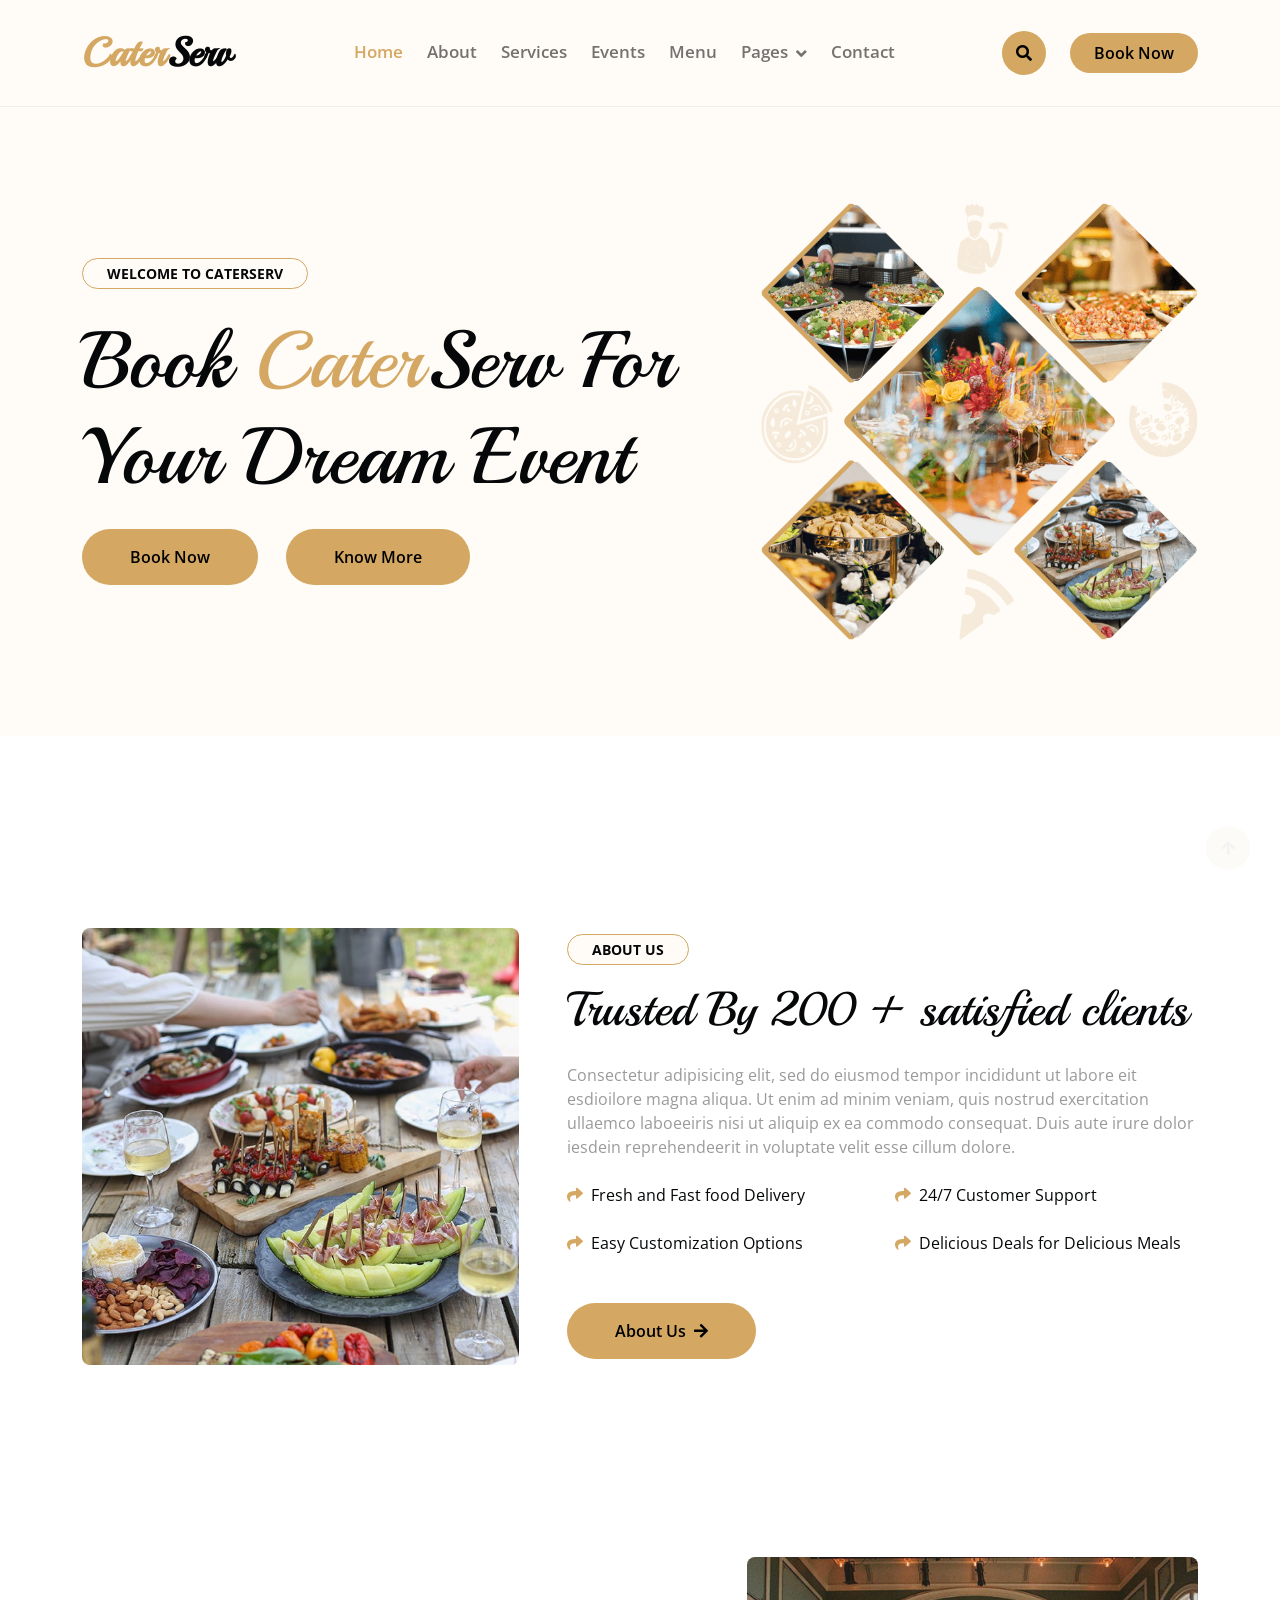
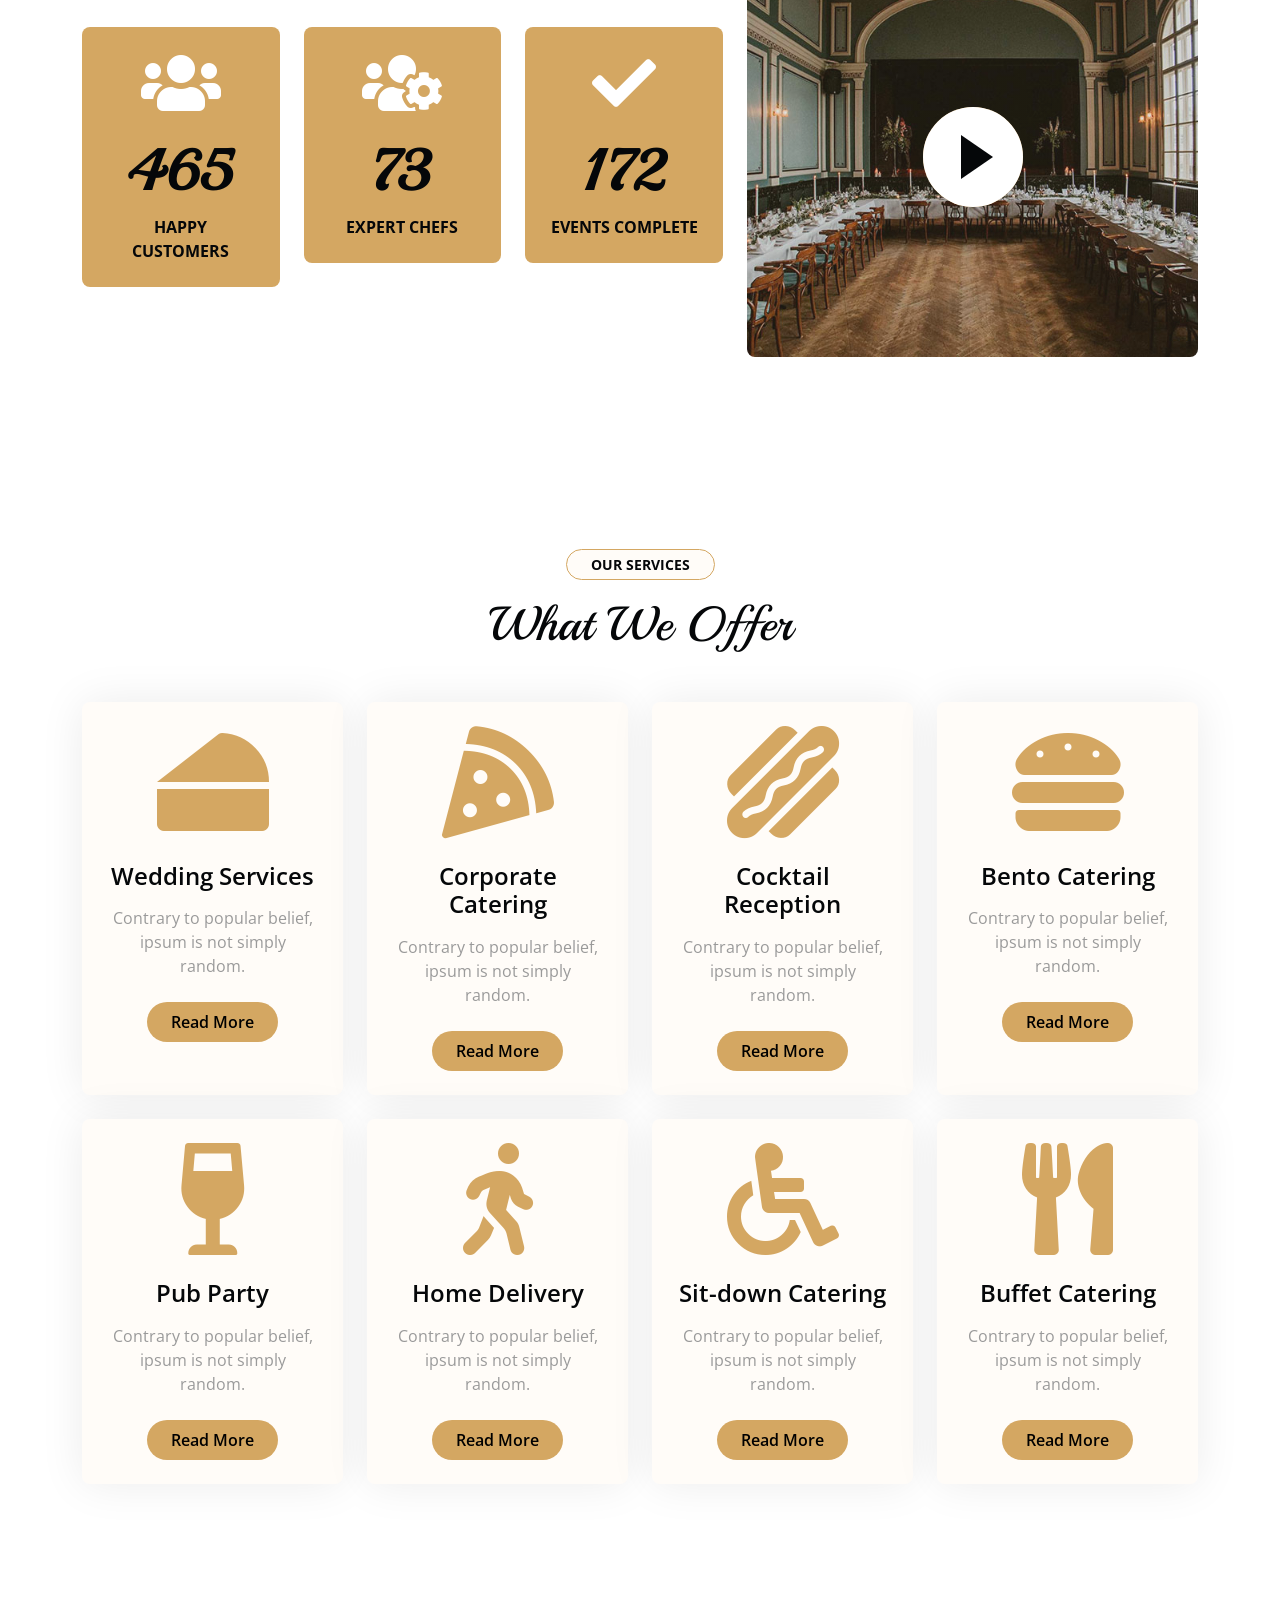
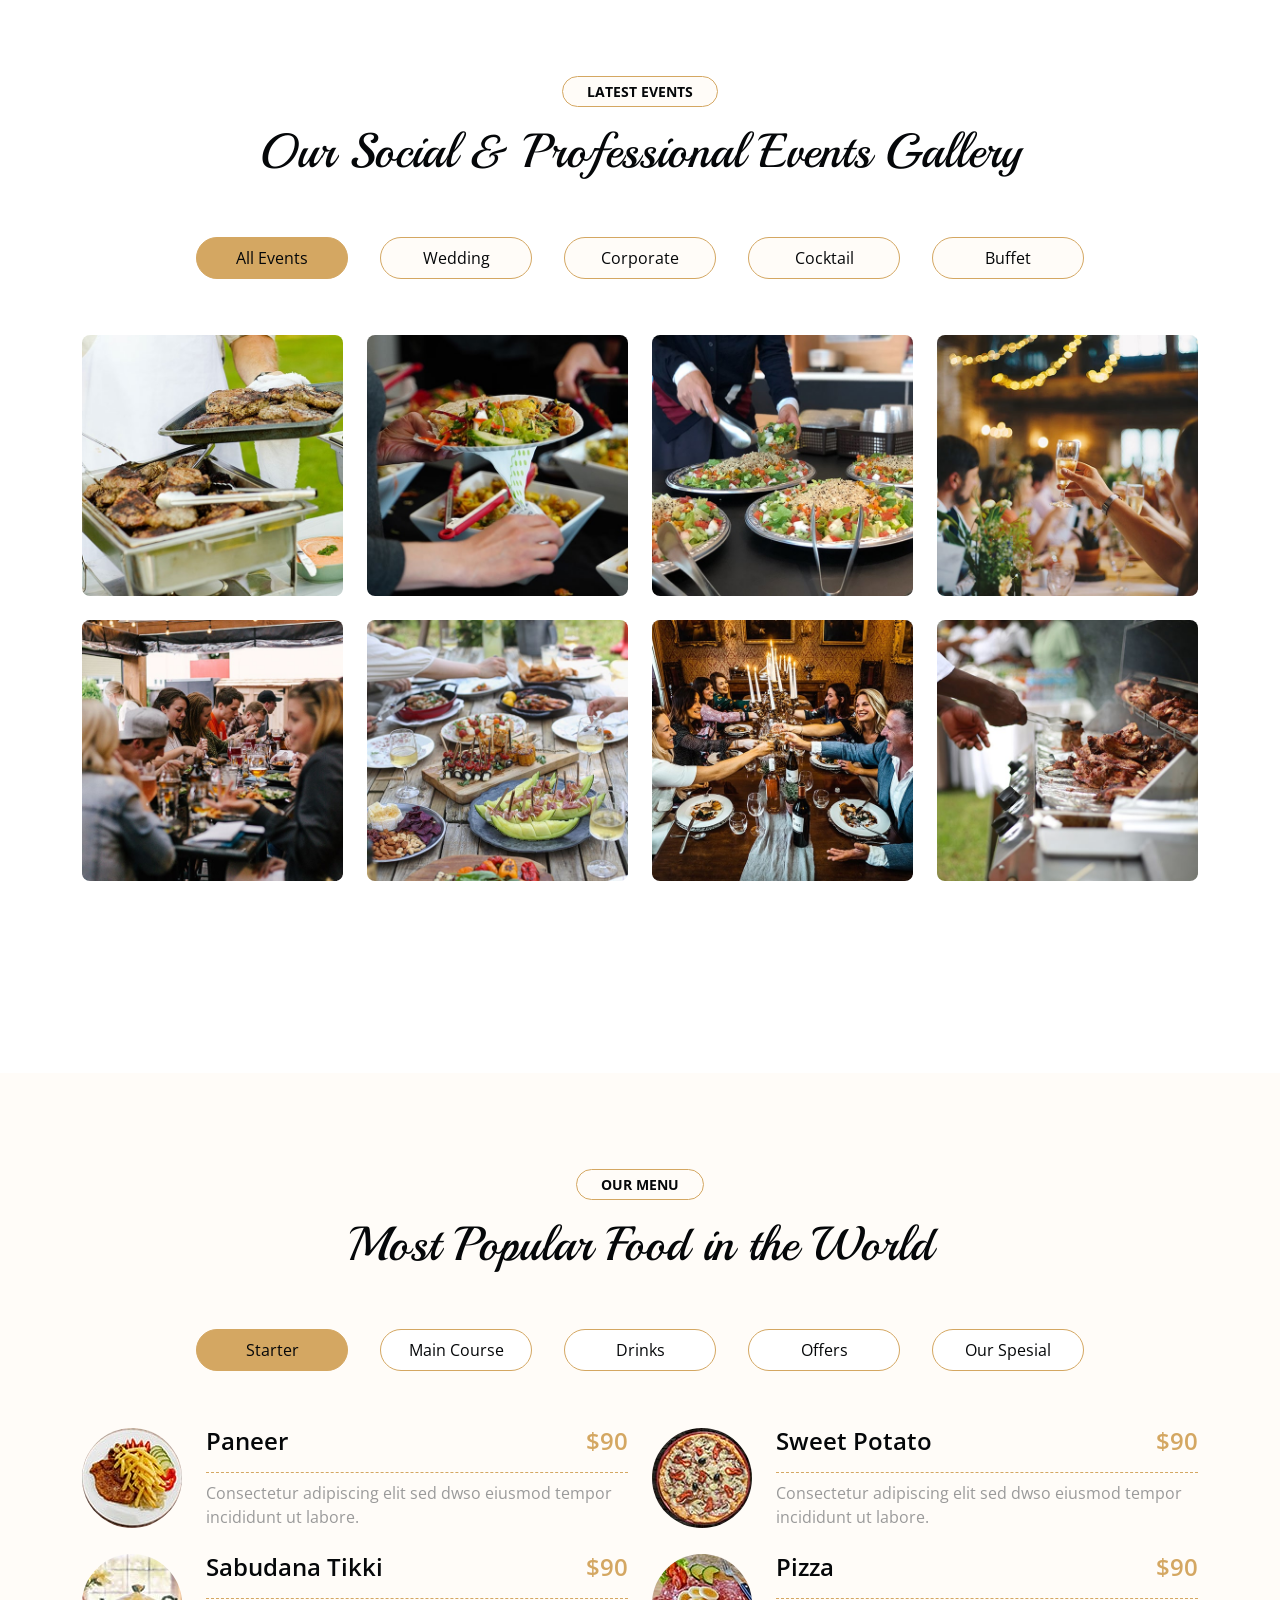
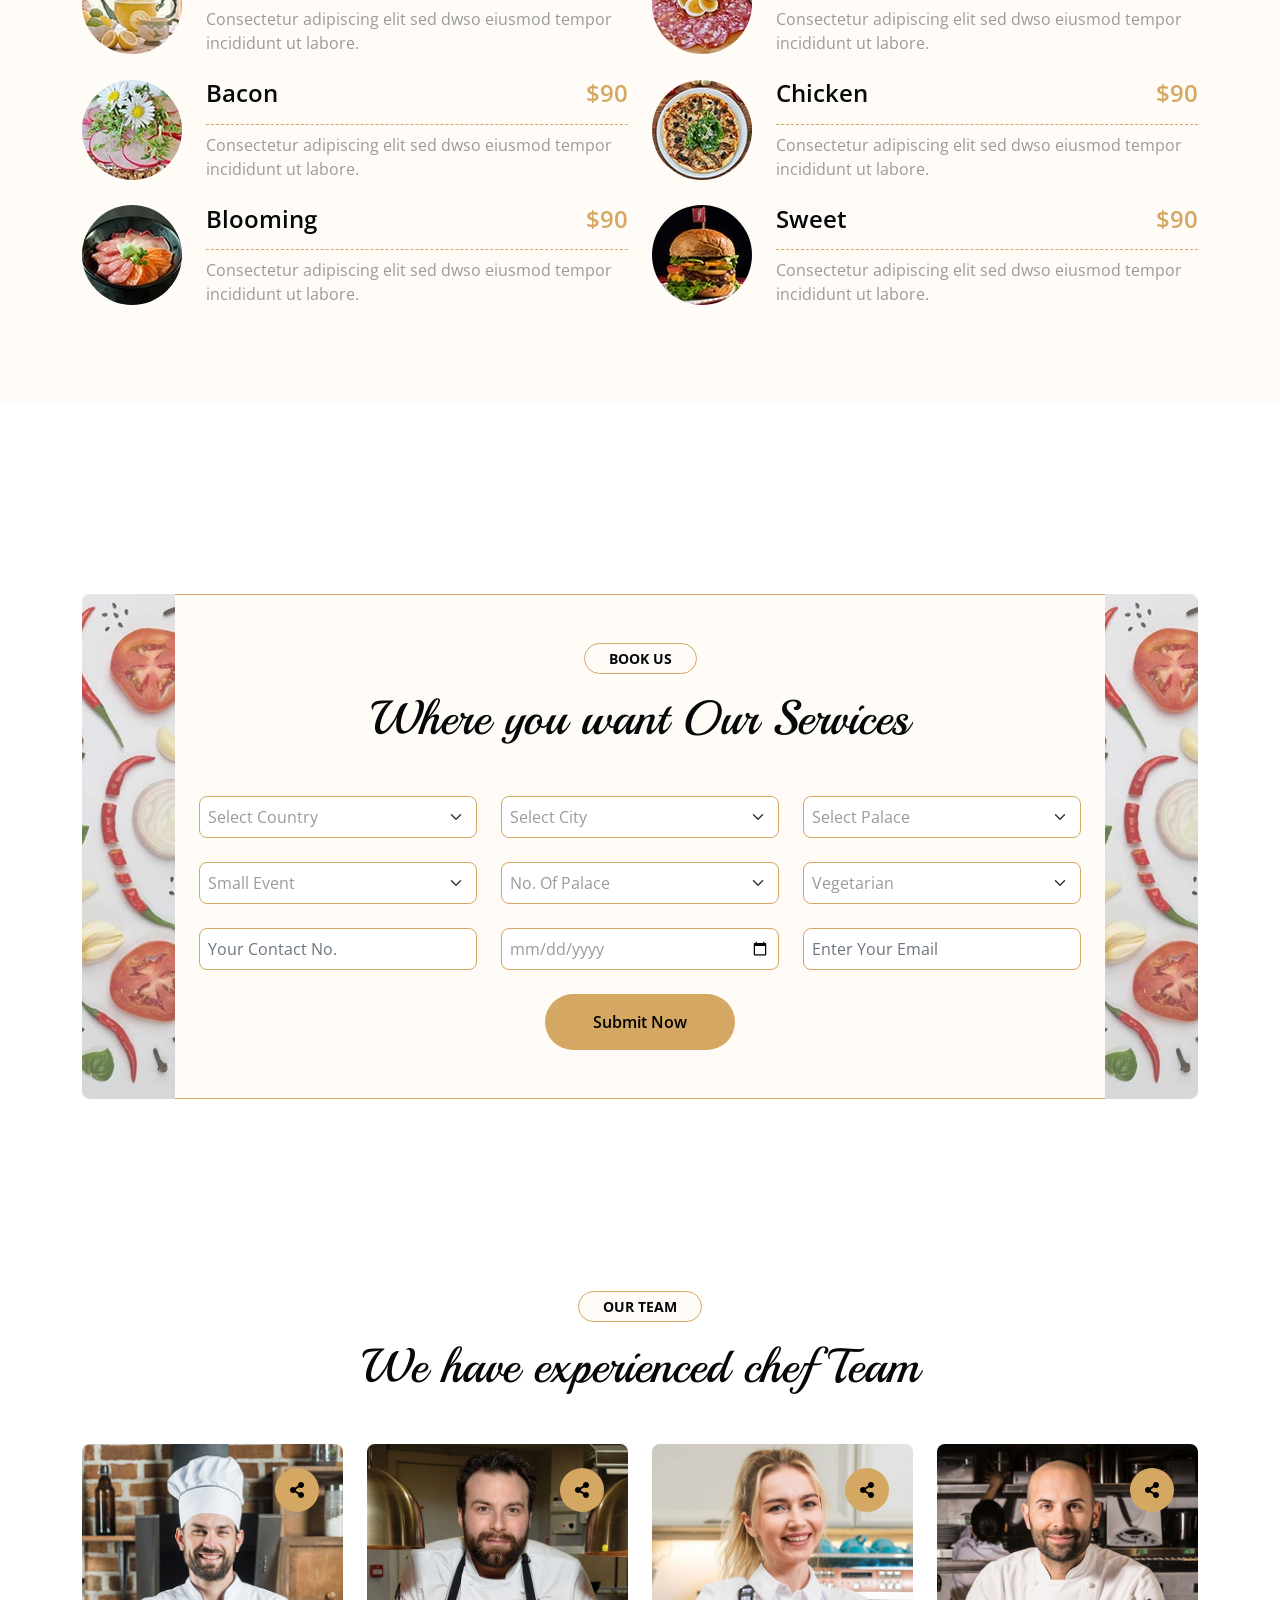
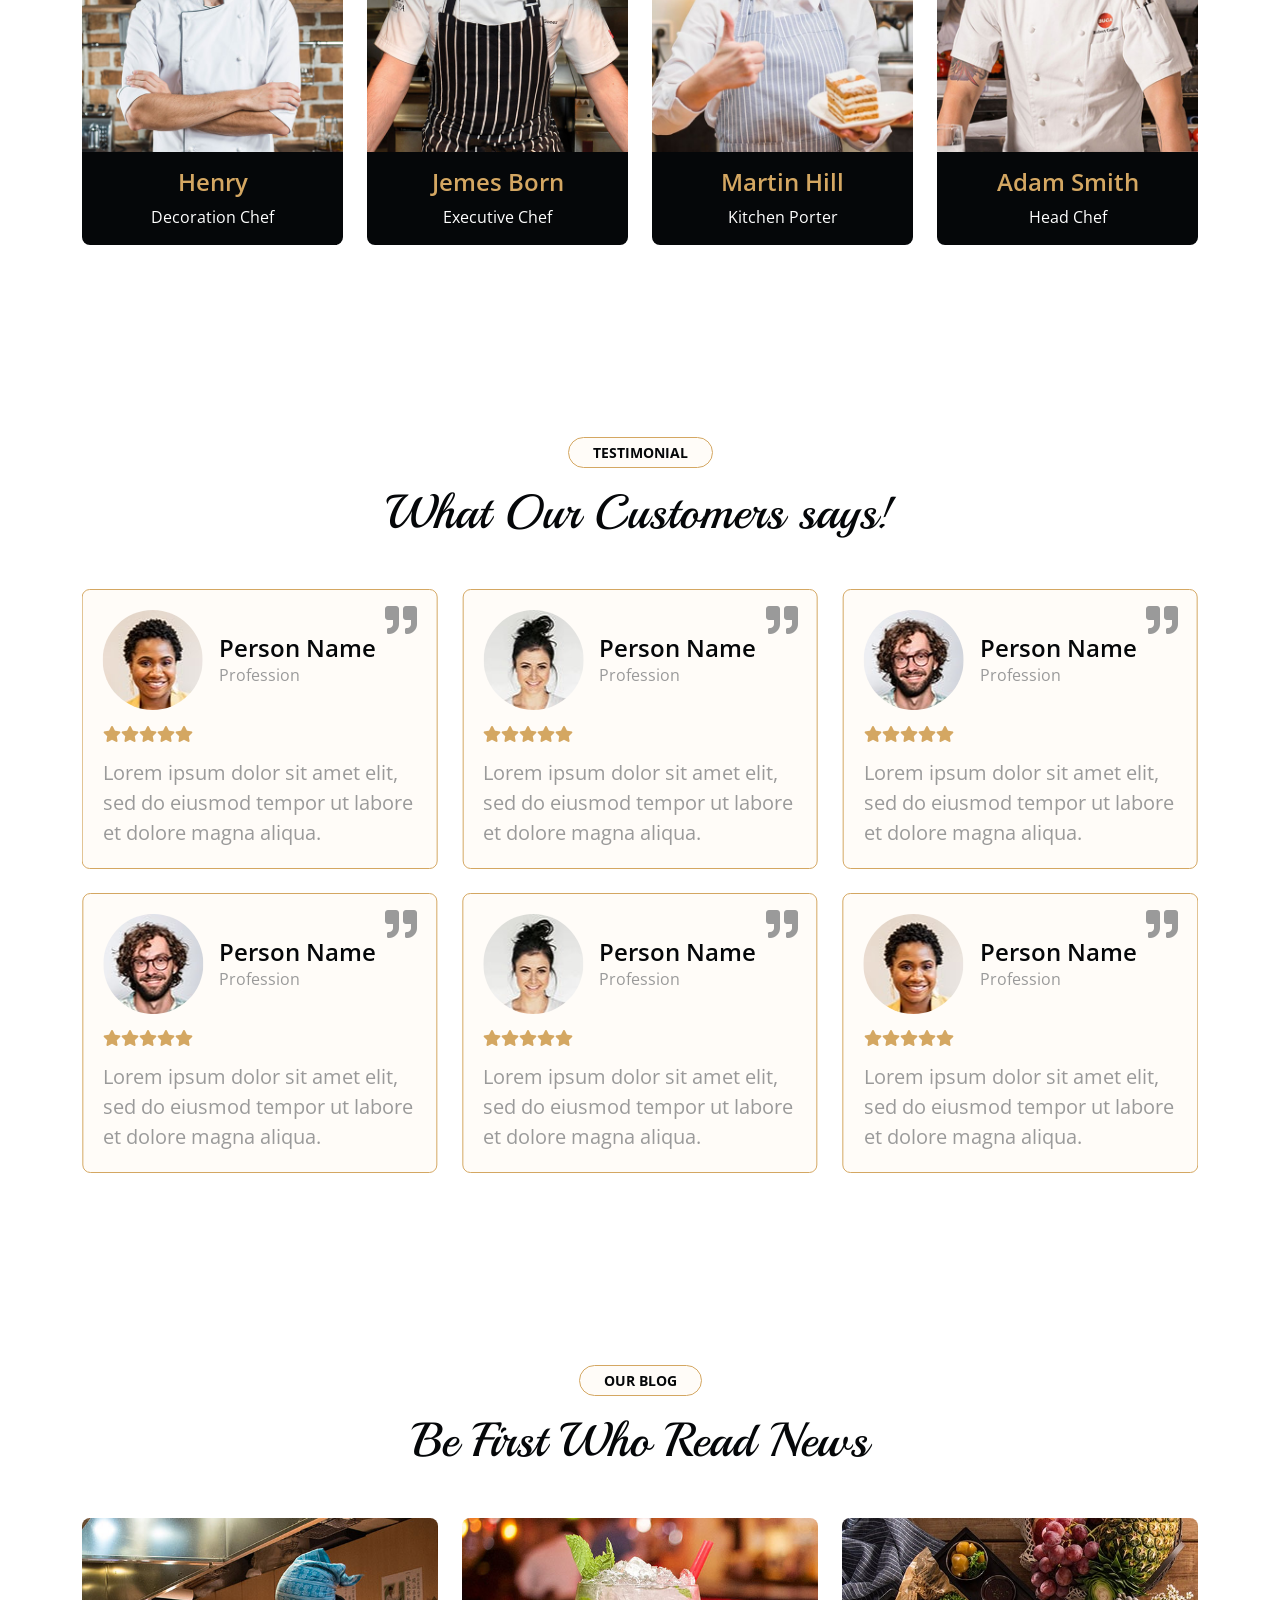
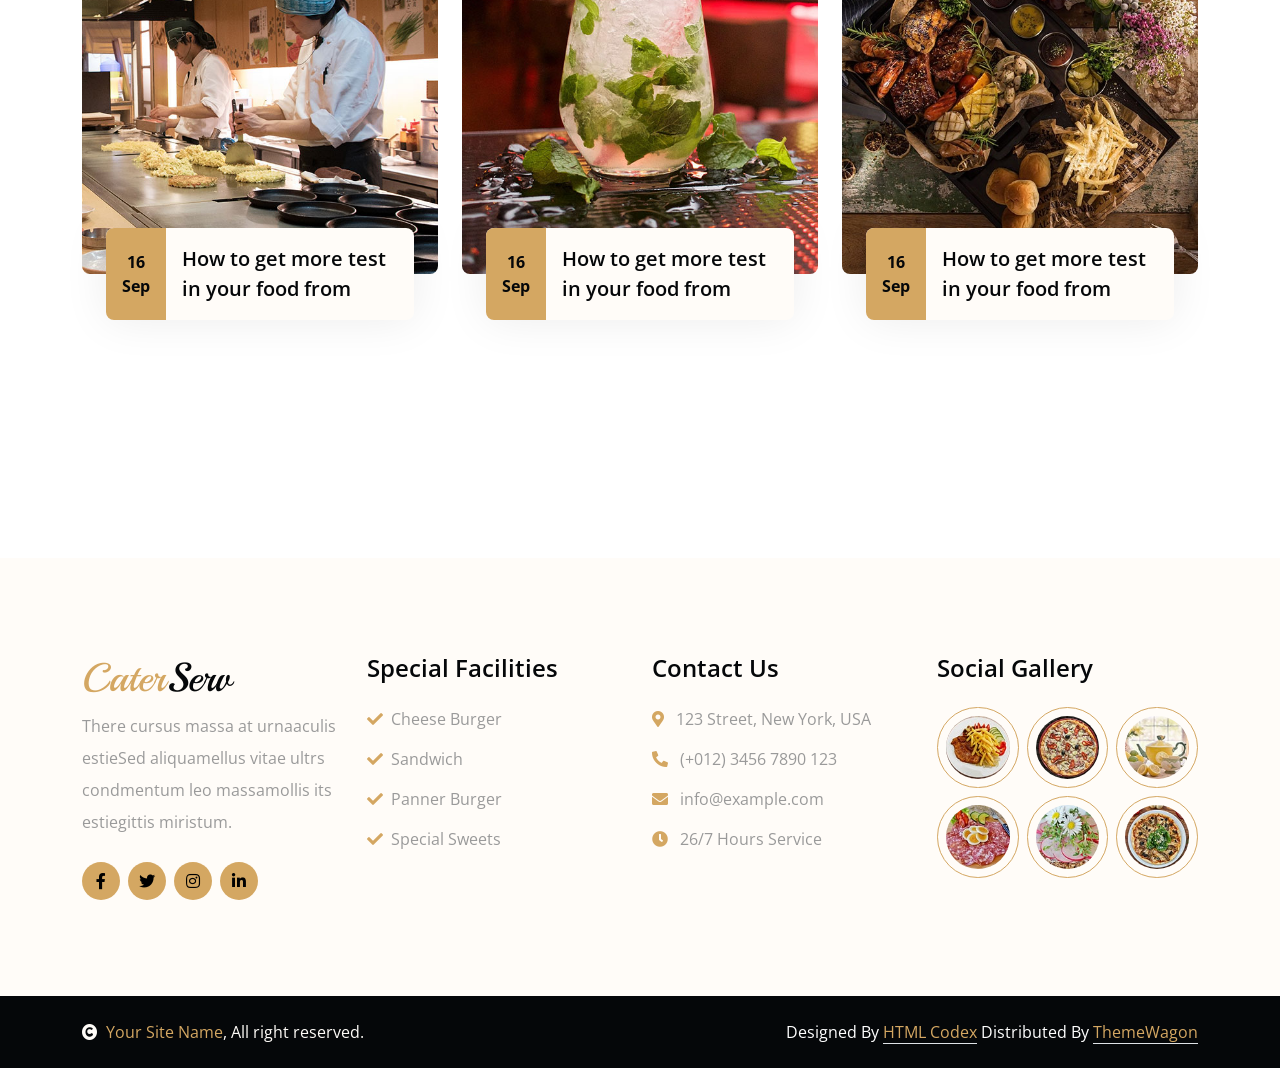
<file: index.html>
<!DOCTYPE html>
<html lang="en">

    <head>
        <meta charset="utf-8">
        <title>CaterServ - Catering Services Website Template</title>
        <meta content="width=device-width, initial-scale=1.0" name="viewport">
        <meta content="" name="keywords">
        <meta content="" name="description">

        <!-- Google Web Fonts -->
        <link rel="preconnect" href="https://fonts.googleapis.com">
        <link rel="preconnect" href="https://fonts.gstatic.com" crossorigin>
        <link href="https://fonts.googleapis.com/css2?family=Open+Sans:wght@400;600&family=Playball&display=swap" rel="stylesheet">

        <!-- Icon Font Stylesheet -->
        <link rel="stylesheet" href="https://use.fontawesome.com/releases/v5.15.4/css/all.css"/>
        <link href="https://cdn.jsdelivr.net/npm/bootstrap-icons@1.4.1/font/bootstrap-icons.css" rel="stylesheet">

        <!-- Libraries Stylesheet -->
        <link href="lib/animate/animate.min.css" rel="stylesheet">
        <link href="lib/lightbox/css/lightbox.min.css" rel="stylesheet">
        <link href="lib/owlcarousel/owl.carousel.min.css" rel="stylesheet">

        <!-- Customized Bootstrap Stylesheet -->
        <link href="css/bootstrap.min.css" rel="stylesheet">

        <!-- Template Stylesheet -->
        <link href="css/style.css" rel="stylesheet">
    </head>
        <!-- Spinner Start -->
    <body>

        <!-- Spinner Start -->
        <div id="spinner" class="show w-100 vh-100 bg-white position-fixed translate-middle top-50 start-50  d-flex align-items-center justify-content-center">
            <div class="spinner-grow text-primary" role="status"></div>
        </div>
        <!-- Spinner End -->


        <!-- Navbar start -->
        <div class="container-fluid nav-bar">
            <div class="container">
                <nav class="navbar navbar-light navbar-expand-lg py-4">
                    <a href="index.html" class="navbar-brand">
                        <h1 class="text-primary fw-bold mb-0">Cater<span class="text-dark">Serv</span> </h1>
                    </a>
                    <button class="navbar-toggler py-2 px-3" type="button" data-bs-toggle="collapse" data-bs-target="#navbarCollapse">
                        <span class="fa fa-bars text-primary"></span>
                    </button>
                    <div class="collapse navbar-collapse" id="navbarCollapse">
                        <div class="navbar-nav mx-auto">
                            <a href="index.html" class="nav-item nav-link active">Home</a>
                            <a href="about.html" class="nav-item nav-link">About</a>
                            <a href="service.html" class="nav-item nav-link">Services</a>
                            <a href="event.html" class="nav-item nav-link">Events</a>
                            <a href="menu.html" class="nav-item nav-link">Menu</a>
                            <div class="nav-item dropdown">
                                <a href="#" class="nav-link dropdown-toggle" data-bs-toggle="dropdown">Pages</a>
                                <div class="dropdown-menu bg-light">
                                    <a href="book.html" class="dropdown-item">Booking</a>
                                    <a href="blog.html" class="dropdown-item">Our Blog</a>
                                    <a href="team.html" class="dropdown-item">Our Team</a>
                                    <a href="testimonial.html" class="dropdown-item">Testimonial</a>
                                    <a href="404.html" class="dropdown-item">404 Page</a>
                                </div>
                            </div>
                            <a href="contact.html" class="nav-item nav-link">Contact</a>
                        </div>
                        <button class="btn-search btn btn-primary btn-md-square me-4 rounded-circle d-none d-lg-inline-flex" data-bs-toggle="modal" data-bs-target="#searchModal"><i class="fas fa-search"></i></button>
                        <a href="" class="btn btn-primary py-2 px-4 d-none d-xl-inline-block rounded-pill">Book Now</a>
                    </div>
                </nav>
            </div>
        </div>
        <!-- Navbar End -->


        <!-- Modal Search Start -->
        <div class="modal fade" id="searchModal" tabindex="-1" aria-labelledby="exampleModalLabel" aria-hidden="true">
            <div class="modal-dialog modal-fullscreen">
                <div class="modal-content rounded-0">
                    <div class="modal-header">
                        <h5 class="modal-title" id="exampleModalLabel">Search by keyword</h5>
                        <button type="button" class="btn-close" data-bs-dismiss="modal" aria-label="Close"></button>
                    </div>
                    <div class="modal-body d-flex align-items-center">
                        <div class="input-group w-75 mx-auto d-flex">
                            <input type="search" class="form-control bg-transparent p-3" placeholder="keywords" aria-describedby="search-icon-1">
                            <span id="search-icon-1" class="input-group-text p-3"><i class="fa fa-search"></i></span>
                        </div>
                    </div>
                </div>
            </div>
        </div>
        <!-- Modal Search End -->


        <!-- Hero Start -->
        <div class="container-fluid bg-light py-6 my-6 mt-0">
            <div class="container">
                <div class="row g-5 align-items-center">
                    <div class="col-lg-7 col-md-12">
                        <small class="d-inline-block fw-bold text-dark text-uppercase bg-light border border-primary rounded-pill px-4 py-1 mb-4 animated bounceInDown">Welcome to CaterServ</small>
                        <h1 class="display-1 mb-4 animated bounceInDown">Book <span class="text-primary">Cater</span>Serv For Your Dream Event</h1>
                        <a href="" class="btn btn-primary border-0 rounded-pill py-3 px-4 px-md-5 me-4 animated bounceInLeft">Book Now</a>
                        <a href="" class="btn btn-primary border-0 rounded-pill py-3 px-4 px-md-5 animated bounceInLeft">Know More</a>
                    </div>
                    <div class="col-lg-5 col-md-12">
                        <img src="img/hero.png" class="img-fluid rounded animated zoomIn" alt="">
                    </div>
                </div>
            </div>
        </div>
        <!-- Hero End -->


        <!-- About Satrt -->
        <div class="container-fluid py-6">
            <div class="container">
                <div class="row g-5 align-items-center">
                    <div class="col-lg-5 wow bounceInUp" data-wow-delay="0.1s">
                        <img src="img/about.jpg" class="img-fluid rounded" alt="">
                    </div>
                    <div class="col-lg-7 wow bounceInUp" data-wow-delay="0.3s">
                        <small class="d-inline-block fw-bold text-dark text-uppercase bg-light border border-primary rounded-pill px-4 py-1 mb-3">About Us</small>
                        <h1 class="display-5 mb-4">Trusted By 200 + satisfied clients</h1>
                        <p class="mb-4">Consectetur adipisicing elit, sed do eiusmod tempor incididunt ut labore eit esdioilore magna aliqua. Ut enim ad minim veniam, 
                            quis nostrud exercitation ullaemco laboeeiris nisi ut aliquip ex ea commodo consequat. Duis aute irure 
                            dolor iesdein reprehendeerit in voluptate velit esse cillum dolore.</p>
                        <div class="row g-4 text-dark mb-5">
                            <div class="col-sm-6">
                                <i class="fas fa-share text-primary me-2"></i>Fresh and Fast food Delivery
                            </div>
                            <div class="col-sm-6">
                                <i class="fas fa-share text-primary me-2"></i>24/7 Customer Support
                            </div>
                            <div class="col-sm-6">
                                <i class="fas fa-share text-primary me-2"></i>Easy Customization Options
                            </div>
                            <div class="col-sm-6">
                                <i class="fas fa-share text-primary me-2"></i>Delicious Deals for Delicious Meals
                            </div>
                        </div>
                        <a href="" class="btn btn-primary py-3 px-5 rounded-pill">About Us<i class="fas fa-arrow-right ps-2"></i></a>
                    </div>
                </div>
            </div>
        </div>
        <!-- About End -->


        <!-- Fact Start-->
        <div class="container-fluid faqt py-6">
            <div class="container">
                <div class="row g-4 align-items-center">
                    <div class="col-lg-7">
                       <div class="row g-4">
                            <div class="col-sm-4 wow bounceInUp" data-wow-delay="0.3s">
                                <div class="faqt-item bg-primary rounded p-4 text-center">
                                    <i class="fas fa-users fa-4x mb-4 text-white"></i>
                                    <h1 class="display-4 fw-bold" data-toggle="counter-up">689</h1>
                                    <p class="text-dark text-uppercase fw-bold mb-0">Happy Customers</p>
                                </div>
                            </div>
                            <div class="col-sm-4 wow bounceInUp" data-wow-delay="0.5s">
                                <div class="faqt-item bg-primary rounded p-4 text-center">
                                    <i class="fas fa-users-cog fa-4x mb-4 text-white"></i>
                                    <h1 class="display-4 fw-bold" data-toggle="counter-up">107</h1>
                                    <p class="text-dark text-uppercase fw-bold mb-0">Expert Chefs</p>
                                </div>
                            </div>
                            <div class="col-sm-4 wow bounceInUp" data-wow-delay="0.7s">
                                <div class="faqt-item bg-primary rounded p-4 text-center">
                                    <i class="fas fa-check fa-4x mb-4 text-white"></i>
                                    <h1 class="display-4 fw-bold" data-toggle="counter-up">253</h1>
                                    <p class="text-dark text-uppercase fw-bold mb-0">Events Complete</p>
                                </div>
                            </div>
                        </div>
                    </div>
                    <div class="col-lg-5 wow bounceInUp" data-wow-delay="0.1s">
                        <div class="video">
                            <button type="button" class="btn btn-play" data-bs-toggle="modal" data-src="https://www.youtube.com/embed/DWRcNpR6Kdc" data-bs-target="#videoModal">
                                <span></span>
                            </button>
                        </div>
                    </div>
                </div>
            </div>
        </div>
        <!-- Modal Video -->
        <div class="modal fade" id="videoModal" tabindex="-1" aria-labelledby="exampleModalLabel" aria-hidden="true">
            <div class="modal-dialog">
                <div class="modal-content rounded-0">
                    <div class="modal-header">
                        <h5 class="modal-title" id="exampleModalLabel">Youtube Video</h5>
                        <button type="button" class="btn-close" data-bs-dismiss="modal" aria-label="Close"></button>
                    </div>
                    <div class="modal-body">
                        <!-- 16:9 aspect ratio -->
                        <div class="ratio ratio-16x9">
                            <iframe class="embed-responsive-item" src="" id="video" allowfullscreen allowscriptaccess="always"
                                allow="autoplay"></iframe>
                        </div>
                    </div>
                </div>
            </div>
        </div>
        <!-- Fact End -->


        <!-- Service Start -->
        <div class="container-fluid service py-6">
            <div class="container">
                <div class="text-center wow bounceInUp" data-wow-delay="0.1s">
                    <small class="d-inline-block fw-bold text-dark text-uppercase bg-light border border-primary rounded-pill px-4 py-1 mb-3">Our Services</small>
                    <h1 class="display-5 mb-5">What We Offer</h1>
                </div>
                <div class="row g-4">
                    <div class="col-lg-3 col-md-6 col-sm-12 wow bounceInUp" data-wow-delay="0.1s">
                        <div class="bg-light rounded service-item">
                            <div class="service-content d-flex align-items-center justify-content-center p-4">
                                <div class="service-content-icon text-center">
                                    <i class="fas fa-cheese fa-7x text-primary mb-4"></i>
                                    <h4 class="mb-3">Wedding Services</h4>
                                    <p class="mb-4">Contrary to popular belief, ipsum is not simply random.</p>
                                    <a href="#" class="btn btn-primary px-4 py-2 rounded-pill">Read More</a>
                                </div>
                            </div>
                        </div>
                    </div>
                    <div class="col-lg-3 col-md-6 col-sm-12 wow bounceInUp" data-wow-delay="0.3s">
                        <div class="bg-light rounded service-item">
                            <div class="service-content d-flex align-items-center justify-content-center p-4">
                                <div class="service-content-icon text-center">
                                    <i class="fas fa-pizza-slice fa-7x text-primary mb-4"></i>
                                    <h4 class="mb-3">Corporate Catering</h4>
                                    <p class="mb-4">Contrary to popular belief, ipsum is not simply random.</p>
                                    <a href="#" class="btn btn-primary px-4 py-2 rounded-pill">Read More</a>
                                </div>
                            </div>
                        </div>
                    </div>
                    <div class="col-lg-3 col-md-6 col-sm-12 wow bounceInUp" data-wow-delay="0.5s">
                        <div class="bg-light rounded service-item">
                            <div class="service-content d-flex align-items-center justify-content-center p-4">
                                <div class="service-content-icon text-center">
                                    <i class="fas fa-hotdog fa-7x text-primary mb-4"></i>
                                    <h4 class="mb-3">Cocktail Reception</h4>
                                    <p class="mb-4">Contrary to popular belief, ipsum is not simply random.</p>
                                    <a href="#" class="btn btn-primary px-4 py-2 rounded-pill">Read More</a>
                                </div>
                            </div>
                        </div>
                    </div>
                    <div class="col-lg-3 col-md-6 col-sm-12 wow bounceInUp" data-wow-delay="0.7s">
                        <div class="bg-light rounded service-item">
                            <div class="service-content d-flex align-items-center justify-content-center p-4">
                                <div class="service-content-icon text-center">
                                    <i class="fas fa-hamburger fa-7x text-primary mb-4"></i>
                                    <h4 class="mb-3">Bento Catering</h4>
                                    <p class="mb-4">Contrary to popular belief, ipsum is not simply random.</p>
                                    <a href="#" class="btn btn-primary px-4 py-2 rounded-pill">Read More</a>
                                </div>
                            </div>
                        </div>
                    </div>
                    <div class="col-lg-3 col-md-6 col-sm-12 wow bounceInUp" data-wow-delay="0.1s">
                        <div class="bg-light rounded service-item">
                            <div class="service-content d-flex align-items-center justify-content-center p-4">
                                <div class="service-content-icon text-center">
                                    <i class="fas fa-wine-glass-alt fa-7x text-primary mb-4"></i>
                                    <h4 class="mb-3">Pub Party</h4>
                                    <p class="mb-4">Contrary to popular belief, ipsum is not simply random.</p>
                                    <a href="#" class="btn btn-primary px-4 py-2 rounded-pill">Read More</a>
                                </div>
                            </div>
                        </div>
                    </div>
                    <div class="col-lg-3 col-md-6 col-sm-12 wow bounceInUp" data-wow-delay="0.3s">
                        <div class="bg-light rounded service-item">
                            <div class="service-content d-flex align-items-center justify-content-center p-4">
                                <div class="service-content-icon text-center">
                                    <i class="fas fa-walking fa-7x text-primary mb-4"></i>
                                    <h4 class="mb-3">Home Delivery</h4>
                                    <p class="mb-4">Contrary to popular belief, ipsum is not simply random.</p>
                                    <a href="#" class="btn btn-primary px-4 py-2 rounded-pill">Read More</a>
                                </div>
                            </div>
                        </div>
                    </div>
                    <div class="col-lg-3 col-md-6 col-sm-12 wow bounceInUp" data-wow-delay="0.5s">
                        <div class="bg-light rounded service-item">
                            <div class="service-content d-flex align-items-center justify-content-center p-4">
                                <div class="service-content-icon text-center">
                                    <i class="fas fa-wheelchair fa-7x text-primary mb-4"></i>
                                    <h4 class="mb-3">Sit-down Catering</h4>
                                    <p class="mb-4">Contrary to popular belief, ipsum is not simply random.</p>
                                    <a href="#" class="btn btn-primary px-4 py-2 rounded-pill">Read More</a>
                                </div>
                            </div>
                        </div>
                    </div>
                    <div class="col-lg-3 col-md-6 col-sm-12 wow bounceInUp" data-wow-delay="0.7s">
                        <div class="bg-light rounded service-item">
                            <div class="service-content d-flex align-items-center justify-content-center p-4">
                                <div class="service-content-icon text-center">
                                    <i class="fas fa-utensils fa-7x text-primary mb-4"></i>
                                    <h4 class="mb-3">Buffet Catering</h4>
                                    <p class="mb-4">Contrary to popular belief, ipsum is not simply random.</p>
                                    <a href="#" class="btn btn-primary px-4 py-2 rounded-pill">Read More</a>
                                </div>
                            </div>
                        </div>
                    </div>
                </div>
            </div>
        </div>
        <!-- Service End -->


        <!-- Events Start -->
        <div class="container-fluid event py-6">
            <div class="container">
                <div class="text-center wow bounceInUp" data-wow-delay="0.1s">
                    <small class="d-inline-block fw-bold text-dark text-uppercase bg-light border border-primary rounded-pill px-4 py-1 mb-3">Latest Events</small>
                    <h1 class="display-5 mb-5">Our Social & Professional Events Gallery</h1>
                </div>
                <div class="tab-class text-center">
                    <ul class="nav nav-pills d-inline-flex justify-content-center mb-5 wow bounceInUp" data-wow-delay="0.1s">
                        <li class="nav-item p-2">
                            <a class="d-flex mx-2 py-2 border border-primary bg-light rounded-pill active" data-bs-toggle="pill" href="#tab-1">
                                <span class="text-dark" style="width: 150px;">All Events</span>
                            </a>
                        </li>
                        <li class="nav-item p-2">
                            <a class="d-flex py-2 mx-2 border border-primary bg-light rounded-pill" data-bs-toggle="pill" href="#tab-2">
                                <span class="text-dark" style="width: 150px;">Wedding</span>
                            </a>
                        </li>
                        <li class="nav-item p-2">
                            <a class="d-flex mx-2 py-2 border border-primary bg-light rounded-pill" data-bs-toggle="pill" href="#tab-3">
                                <span class="text-dark" style="width: 150px;">Corporate</span>
                            </a>
                        </li>
                        <li class="nav-item p-2">
                            <a class="d-flex mx-2 py-2 border border-primary bg-light rounded-pill" data-bs-toggle="pill" href="#tab-4">
                                <span class="text-dark" style="width: 150px;">Cocktail</span>
                            </a>
                        </li>
                        <li class="nav-item p-2">
                            <a class="d-flex mx-2 py-2 border border-primary bg-light rounded-pill" data-bs-toggle="pill" href="#tab-5">
                                <span class="text-dark" style="width: 150px;">Buffet</span>
                            </a>
                        </li>
                    </ul>
                    <div class="tab-content">
                        <div id="tab-1" class="tab-pane fade show p-0 active">
                            <div class="row g-4">
                                <div class="col-lg-12">
                                    <div class="row g-4">
                                        <div class="col-md-6 col-lg-3 wow bounceInUp" data-wow-delay="0.1s">
                                            <div class="event-img position-relative">
                                                <img class="img-fluid rounded w-100" src="img/event-1.jpg" alt="">
                                                <div class="event-overlay d-flex flex-column p-4">
                                                    <h4 class="me-auto">Wedding</h4>
                                                    <a href="img/event-1.jpg" data-lightbox="event-1" class="my-auto"><i class="fas fa-search-plus text-dark fa-2x"></i></a>
                                                </div>
                                            </div>
                                        </div>
                                        <div class="col-md-6 col-lg-3 wow bounceInUp" data-wow-delay="0.3s">
                                            <div class="event-img position-relative">
                                                <img class="img-fluid rounded w-100" src="img/event-2.jpg" alt="">
                                                <div class="event-overlay d-flex flex-column p-4">
                                                    <h4 class="me-auto">Corporate</h4>
                                                    <a href="img/event-2.jpg" data-lightbox="event-2" class="my-auto"><i class="fas fa-search-plus text-dark fa-2x"></i></a>
                                                </div>
                                            </div>
                                        </div>
                                        <div class="col-md-6 col-lg-3 wow bounceInUp" data-wow-delay="0.5s">
                                            <div class="event-img position-relative">
                                                <img class="img-fluid rounded w-100" src="img/event-3.jpg" alt="">
                                                <div class="event-overlay d-flex flex-column p-4">
                                                    <h4 class="me-auto">Wedding</h4>
                                                    <a href="img/event-3.jpg" data-lightbox="event-3" class="my-auto"><i class="fas fa-search-plus text-dark fa-2x"></i></a>
                                                </div>
                                            </div>
                                        </div>
                                        <div class="col-md-6 col-lg-3 wow bounceInUp" data-wow-delay="0.7s">
                                            <div class="event-img position-relative">
                                                <img class="img-fluid rounded w-100" src="img/event-4.jpg" alt="">
                                                <div class="event-overlay d-flex flex-column p-4">
                                                    <h4 class="me-auto">Buffet</h4>
                                                    <a href="img/event-4.jpg" data-lightbox="event-4" class="my-auto"><i class="fas fa-search-plus text-dark fa-2x"></i></a>
                                                </div>
                                            </div>
                                        </div>
                                        <div class="col-md-6 col-lg-3 wow bounceInUp" data-wow-delay="0.1s">
                                            <div class="event-img position-relative">
                                                <img class="img-fluid rounded w-100" src="img/event-5.jpg" alt="">
                                                <div class="event-overlay d-flex flex-column p-4">
                                                    <h4 class="me-auto">Cocktail</h4>
                                                    <a href="img/event-5.jpg" data-lightbox="event-5" class="my-auto"><i class="fas fa-search-plus text-dark fa-2x"></i></a>
                                                </div>
                                            </div>
                                        </div>
                                        <div class="col-md-6 col-lg-3 wow bounceInUp" data-wow-delay="0.3s">
                                            <div class="event-img position-relative">
                                                <img class="img-fluid rounded w-100" src="img/event-6.jpg" alt="">
                                                <div class="event-overlay d-flex flex-column p-4">
                                                    <h4 class="me-auto">Wedding</h4>
                                                    <a href="img/event-6.jpg" data-lightbox="event-6" class="my-auto"><i class="fas fa-search-plus text-dark fa-2x"></i></a>
                                                </div>
                                            </div>
                                        </div>
                                        <div class="col-md-6 col-lg-3 wow bounceInUp" data-wow-delay="0.5s">
                                            <div class="event-img position-relative">
                                                <img class="img-fluid rounded w-100" src="img/event-7.jpg" alt="">
                                                <div class="event-overlay d-flex flex-column p-4">
                                                    <h4 class="me-auto">Buffet</h4>
                                                    <a href="img/event-7.jpg" data-lightbox="event-7" class="my-auto"><i class="fas fa-search-plus text-dark fa-2x"></i></a>
                                                </div>
                                            </div>
                                        </div>
                                        <div class="col-md-6 col-lg-3 wow bounceInUp" data-wow-delay="0.7s">
                                            <div class="event-img position-relative">
                                                <img class="img-fluid rounded w-100" src="img/event-8.jpg" alt="">
                                                <div class="event-overlay d-flex flex-column p-4">
                                                    <h4 class="me-auto">Corporate</h4>
                                                    <a href="img/event-8.jpg" data-lightbox="event-17" class="my-auto"><i class="fas fa-search-plus text-dark fa-2x"></i></a>
                                                </div>
                                            </div>
                                        </div>
                                    </div>
                                </div>
                            </div>
                        </div>
                        <div id="tab-2" class="tab-pane fade show p-0">
                            <div class="row g-4">
                                <div class="col-lg-12">
                                    <div class="row g-4">
                                        <div class="col-md-6 col-lg-3">
                                            <div class="event-img position-relative">
                                                <img class="img-fluid rounded w-100" src="img/event-1.jpg" alt="">
                                                <div class="event-overlay d-flex flex-column p-4">
                                                    <h4 class="me-auto">Wedding</h4>
                                                    <a href="img/01.jpg" data-lightbox="event-8" class="my-auto"><i class="fas fa-search-plus text-dark fa-2x"></i></a>
                                                </div>
                                            </div>
                                        </div>
                                        <div class="col-md-6 col-lg-3">
                                            <div class="event-img position-relative">
                                                <img class="img-fluid rounded w-100" src="img/event-2.jpg" alt="">
                                                <div class="event-overlay d-flex flex-column p-4">
                                                    <h4 class="me-auto">Wedding</h4>
                                                    <a href="img/01.jpg" data-lightbox="event-9" class="my-auto"><i class="fas fa-search-plus text-dark fa-2x"></i></a>
                                                </div>
                                            </div>
                                        </div>
                                    </div>
                                </div>
                            </div>
                        </div>
                        <div id="tab-3" class="tab-pane fade show p-0">
                            <div class="row g-4">
                                <div class="col-lg-12">
                                    <div class="row g-4">
                                        <div class="col-md-6 col-lg-3">
                                            <div class="event-img position-relative">
                                                <img class="img-fluid rounded w-100" src="img/event-3.jpg" alt="">
                                                <div class="event-overlay d-flex flex-column p-4">
                                                    <h4 class="me-auto">Corporate</h4>
                                                    <a href="img/01.jpg" data-lightbox="event-10" class="my-auto"><i class="fas fa-search-plus text-dark fa-2x"></i></a>
                                                </div>
                                            </div>
                                        </div>
                                        <div class="col-md-6 col-lg-3">
                                            <div class="event-img position-relative">
                                                <img class="img-fluid rounded w-100" src="img/event-4.jpg" alt="">
                                                <div class="event-overlay d-flex flex-column p-4">
                                                    <h4 class="me-auto">Corporate</h4>
                                                    <a href="img/01.jpg" data-lightbox="event-11" class="my-auto"><i class="fas fa-search-plus text-dark fa-2x"></i></a>
                                                </div>
                                            </div>
                                        </div>
                                    </div>
                                </div>
                            </div>
                        </div>
                        <div id="tab-4" class="tab-pane fade show p-0">
                            <div class="row g-4">
                                <div class="col-lg-12">
                                    <div class="row g-4">
                                        <div class="col-md-6 col-lg-3">
                                            <div class="event-img position-relative">
                                                <img class="img-fluid rounded w-100" src="img/event-5.jpg" alt="">
                                                <div class="event-overlay d-flex flex-column p-4">
                                                    <h4 class="me-auto">Cocktail</h4>
                                                    <a href="img/01.jpg" data-lightbox="event-12" class="my-auto"><i class="fas fa-search-plus text-dark fa-2x"></i></a>
                                                </div>
                                            </div>
                                        </div>
                                        <div class="col-md-6 col-lg-3">
                                            <div class="event-img position-relative">
                                                <img class="img-fluid rounded w-100" src="img/event-6.jpg" alt="">
                                                <div class="event-overlay d-flex flex-column p-4">
                                                    <h4 class="me-auto">Cocktail</h4>
                                                    <a href="img/01.jpg" data-lightbox="event-13" class="my-auto"><i class="fas fa-search-plus text-dark fa-2x"></i></a>
                                                </div>
                                            </div>
                                        </div>
                                    </div>
                                </div>
                            </div>
                        </div>
                        <div id="tab-5" class="tab-pane fade show p-0">
                            <div class="row g-4">
                                <div class="col-lg-12">
                                    <div class="row g-4">
                                        <div class="col-md-6 col-lg-3">
                                            <div class="event-img position-relative">
                                                <img class="img-fluid rounded w-100" src="img/event-7.jpg" alt="">
                                                <div class="event-overlay d-flex flex-column p-4">
                                                    <h4 class="me-auto">Buffet</h4>
                                                    <a href="img/01.jpg" data-lightbox="event-14" class="my-auto"><i class="fas fa-search-plus text-dark fa-2x"></i></a>
                                                </div>
                                            </div>
                                        </div>
                                        <div class="col-md-6 col-lg-3">
                                            <div class="event-img position-relative">
                                                <img class="img-fluid rounded w-100" src="img/event-8.jpg" alt="">
                                                <div class="event-overlay d-flex flex-column p-4">
                                                    <h4 class="me-auto">Buffet</h4>
                                                    <a href="img/01.jpg" data-lightbox="event-15" class="my-auto"><i class="fas fa-search-plus text-dark fa-2x"></i></a>
                                                </div>
                                            </div>
                                        </div>
                                    </div>
                                </div>
                            </div>
                        </div>
                    </div>
                </div>
            </div>
        </div>
        <!-- Events End -->


        <!-- Menu Start -->
        <div class="container-fluid menu bg-light py-6 my-6">
            <div class="container">
                <div class="text-center wow bounceInUp" data-wow-delay="0.1s">
                    <small class="d-inline-block fw-bold text-dark text-uppercase bg-light border border-primary rounded-pill px-4 py-1 mb-3">Our Menu</small>
                    <h1 class="display-5 mb-5">Most Popular Food in the World</h1>
                </div>
                <div class="tab-class text-center">
                    <ul class="nav nav-pills d-inline-flex justify-content-center mb-5 wow bounceInUp" data-wow-delay="0.1s">
                        <li class="nav-item p-2">
                            <a class="d-flex py-2 mx-2 border border-primary bg-white rounded-pill active" data-bs-toggle="pill" href="#tab-6">
                                <span class="text-dark" style="width: 150px;">Starter</span>
                            </a>
                        </li>
                        <li class="nav-item p-2">
                            <a class="d-flex py-2 mx-2 border border-primary bg-white rounded-pill" data-bs-toggle="pill" href="#tab-7">
                                <span class="text-dark" style="width: 150px;">Main Course</span>
                            </a>
                        </li>
                        <li class="nav-item p-2">
                            <a class="d-flex py-2 mx-2 border border-primary bg-white rounded-pill" data-bs-toggle="pill" href="#tab-8">
                                <span class="text-dark" style="width: 150px;">Drinks</span>
                            </a>
                        </li>
                        <li class="nav-item p-2">
                            <a class="d-flex py-2 mx-2 border border-primary bg-white rounded-pill" data-bs-toggle="pill" href="#tab-9">
                                <span class="text-dark" style="width: 150px;">Offers</span>
                            </a>
                        </li>
                        <li class="nav-item p-2">
                            <a class="d-flex py-2 mx-2 border border-primary bg-white rounded-pill" data-bs-toggle="pill" href="#tab-10">
                                <span class="text-dark" style="width: 150px;">Our Spesial</span>
                            </a>
                        </li>
                    </ul>
                    <div class="tab-content">
                        <div id="tab-6" class="tab-pane fade show p-0 active">
                            <div class="row g-4">
                                <div class="col-lg-6 wow bounceInUp" data-wow-delay="0.1s">
                                    <div class="menu-item d-flex align-items-center">
                                        <img class="flex-shrink-0 img-fluid rounded-circle" src="img/menu-01.jpg" alt="">
                                        <div class="w-100 d-flex flex-column text-start ps-4">
                                            <div class="d-flex justify-content-between border-bottom border-primary pb-2 mb-2">
                                                <h4>Paneer</h4>
                                                <h4 class="text-primary">$90</h4>
                                            </div>
                                            <p class="mb-0">Consectetur adipiscing elit sed dwso eiusmod tempor incididunt ut labore.</p>
                                        </div>
                                    </div>
                                </div>
                                <div class="col-lg-6 wow bounceInUp" data-wow-delay="0.2s">
                                    <div class="menu-item d-flex align-items-center">
                                        <img class="flex-shrink-0 img-fluid rounded-circle" src="img/menu-02.jpg" alt="">
                                        <div class="w-100 d-flex flex-column text-start ps-4">
                                            <div class="d-flex justify-content-between border-bottom border-primary pb-2 mb-2">
                                                <h4>Sweet Potato</h4>
                                                <h4 class="text-primary">$90</h4>
                                            </div>
                                            <p class="mb-0">Consectetur adipiscing elit sed dwso eiusmod tempor incididunt ut labore.</p>
                                        </div>
                                    </div>
                                </div>
                                <div class="col-lg-6 wow bounceInUp" data-wow-delay="0.3s">
                                    <div class="menu-item d-flex align-items-center">
                                        <img class="flex-shrink-0 img-fluid rounded-circle" src="img/menu-03.jpg" alt="">
                                        <div class="w-100 d-flex flex-column text-start ps-4">
                                            <div class="d-flex justify-content-between border-bottom border-primary pb-2 mb-2">
                                                <h4>Sabudana Tikki</h4>
                                                <h4 class="text-primary">$90</h4>
                                            </div>
                                            <p class="mb-0">Consectetur adipiscing elit sed dwso eiusmod tempor incididunt ut labore.</p>
                                        </div>
                                    </div>
                                </div>
                                <div class="col-lg-6 wow bounceInUp" data-wow-delay="0.4s">
                                    <div class="menu-item d-flex align-items-center">
                                        <img class="flex-shrink-0 img-fluid rounded-circle" src="img/menu-04.jpg" alt="">
                                        <div class="w-100 d-flex flex-column text-start ps-4">
                                            <div class="d-flex justify-content-between border-bottom border-primary pb-2 mb-2">
                                                <h4>Pizza</h4>
                                                <h4 class="text-primary">$90</h4>
                                            </div>
                                            <p class="mb-0">Consectetur adipiscing elit sed dwso eiusmod tempor incididunt ut labore.</p>
                                        </div>
                                    </div>
                                </div>
                                <div class="col-lg-6 wow bounceInUp" data-wow-delay="0.5s">
                                    <div class="menu-item d-flex align-items-center">
                                        <img class="flex-shrink-0 img-fluid rounded-circle" src="img/menu-05.jpg" alt="">
                                        <div class="w-100 d-flex flex-column text-start ps-4">
                                            <div class="d-flex justify-content-between border-bottom border-primary pb-2 mb-2">
                                                <h4>Bacon</h4>
                                                <h4 class="text-primary">$90</h4>
                                            </div>
                                            <p class="mb-0">Consectetur adipiscing elit sed dwso eiusmod tempor incididunt ut labore.</p>
                                        </div>
                                    </div>
                                </div>
                                <div class="col-lg-6 wow bounceInUp" data-wow-delay="0.6s">
                                    <div class="menu-item d-flex align-items-center">
                                        <img class="flex-shrink-0 img-fluid rounded-circle" src="img/menu-06.jpg" alt="">
                                        <div class="w-100 d-flex flex-column text-start ps-4">
                                            <div class="d-flex justify-content-between border-bottom border-primary pb-2 mb-2">
                                                <h4>Chicken</h4>
                                                <h4 class="text-primary">$90</h4>
                                            </div>
                                            <p class="mb-0">Consectetur adipiscing elit sed dwso eiusmod tempor incididunt ut labore.</p>
                                        </div>
                                    </div>
                                </div>
                                <div class="col-lg-6 wow bounceInUp" data-wow-delay="0.7s">
                                    <div class="menu-item d-flex align-items-center">
                                        <img class="flex-shrink-0 img-fluid rounded-circle" src="img/menu-07.jpg" alt="">
                                        <div class="w-100 d-flex flex-column text-start ps-4">
                                            <div class="d-flex justify-content-between border-bottom border-primary pb-2 mb-2">
                                                <h4>Blooming</h4>
                                                <h4 class="text-primary">$90</h4>
                                            </div>
                                            <p class="mb-0">Consectetur adipiscing elit sed dwso eiusmod tempor incididunt ut labore.</p>
                                        </div>
                                    </div>
                                </div>
                                <div class="col-lg-6 wow bounceInUp" data-wow-delay="0.8s">
                                    <div class="menu-item d-flex align-items-center">
                                        <img class="flex-shrink-0 img-fluid rounded-circle" src="img/menu-08.jpg" alt="">
                                        <div class="w-100 d-flex flex-column text-start ps-4">
                                            <div class="d-flex justify-content-between border-bottom border-primary pb-2 mb-2">
                                                <h4>Sweet</h4>
                                                <h4 class="text-primary">$90</h4>
                                            </div>
                                            <p class="mb-0">Consectetur adipiscing elit sed dwso eiusmod tempor incididunt ut labore.</p>
                                        </div>
                                    </div>
                                </div>
                            </div>
                        </div>
                        <div id="tab-7" class="tab-pane fade show p-0">
                            <div class="row g-4">
                                <div class="col-lg-6">
                                    <div class="menu-item d-flex align-items-center">
                                        <img class="flex-shrink-0 img-fluid rounded-circle" src="img/menu-01.jpg" alt="">
                                        <div class="w-100 d-flex flex-column text-start ps-4">
                                            <div class="d-flex justify-content-between border-bottom border-primary pb-2 mb-2">
                                                <h4>Argentinian</h4>
                                                <h4 class="text-primary">$90</h4>
                                            </div>
                                            <p class="mb-0">Consectetur adipiscing elit sed dwso eiusmod tempor incididunt ut labore.</p>
                                        </div>
                                    </div>
                                </div>
                                <div class="col-lg-6">
                                    <div class="menu-item d-flex align-items-center">
                                        <img class="flex-shrink-0 img-fluid rounded-circle" src="img/menu-03.jpg" alt="">
                                        <div class="w-100 d-flex flex-column text-start ps-4">
                                            <div class="d-flex justify-content-between border-bottom border-primary pb-2 mb-2">
                                                <h4>Crispy</h4>
                                                <h4 class="text-primary">$90</h4>
                                            </div>
                                            <p class="mb-0">Consectetur adipiscing elit sed dwso eiusmod tempor incididunt ut labore.</p>
                                        </div>
                                    </div>
                                </div>
                                <div class="col-lg-6">
                                    <div class="menu-item d-flex align-items-center">
                                        <img class="flex-shrink-0 img-fluid rounded-circle" src="img/menu-05.jpg" alt="">
                                        <div class="w-100 d-flex flex-column text-start ps-4">
                                            <div class="d-flex justify-content-between border-bottom border-primary pb-2 mb-2">
                                                <h4>Sabudana Tikki</h4>
                                                <h4 class="text-primary">$90</h4>
                                            </div>
                                            <p class="mb-0">Consectetur adipiscing elit sed dwso eiusmod tempor incididunt ut labore.</p>
                                        </div>
                                    </div>
                                </div>
                                <div class="col-lg-6">
                                    <div class="menu-item d-flex align-items-center">
                                        <img class="flex-shrink-0 img-fluid rounded-circle" src="img/menu-07.jpg" alt="">
                                        <div class="w-100 d-flex flex-column text-start ps-4">
                                            <div class="d-flex justify-content-between border-bottom border-primary pb-2 mb-2">
                                                <h4>Blooming</h4>
                                                <h4 class="text-primary">$90</h4>
                                            </div>
                                            <p class="mb-0">Consectetur adipiscing elit sed dwso eiusmod tempor incididunt ut labore.</p>
                                        </div>
                                    </div>
                                </div>
                                <div class="col-lg-6">
                                    <div class="menu-item d-flex align-items-center">
                                        <img class="flex-shrink-0 img-fluid rounded-circle" src="img/menu-08.jpg" alt="">
                                        <div class="w-100 d-flex flex-column text-start ps-4">
                                            <div class="d-flex justify-content-between border-bottom border-primary pb-2 mb-2">
                                                <h4>Argentinian</h4>
                                                <h4 class="text-primary">$90</h4>
                                            </div>
                                            <p class="mb-0">Consectetur adipiscing elit sed dwso eiusmod tempor incididunt ut labore.</p>
                                        </div>
                                    </div>
                                </div>
                                <div class="col-lg-6">
                                    <div class="menu-item d-flex align-items-center">
                                        <img class="flex-shrink-0 img-fluid rounded-circle" src="img/menu-03.jpg" alt="">
                                        <div class="w-100 d-flex flex-column text-start ps-4">
                                            <div class="d-flex justify-content-between border-bottom border-primary pb-2 mb-2">
                                                <h4>Lemon</h4>
                                                <h4 class="text-primary">$90</h4>
                                            </div>
                                            <p class="mb-0">Consectetur adipiscing elit sed dwso eiusmod tempor incididunt ut labore.</p>
                                        </div>
                                    </div>
                                </div>
                                <div class="col-lg-6">
                                    <div class="menu-item d-flex align-items-center">
                                        <img class="flex-shrink-0 img-fluid rounded-circle" src="img/menu-02.jpg" alt="">
                                        <div class="w-100 d-flex flex-column text-start ps-4">
                                            <div class="d-flex justify-content-between border-bottom border-primary pb-2 mb-2">
                                                <h4>Water Drink</h4>
                                                <h4 class="text-primary">$90</h4>
                                            </div>
                                            <p class="mb-0">Consectetur adipiscing elit sed dwso eiusmod tempor incididunt ut labore.</p>
                                        </div>
                                    </div>
                                </div>
                                <div class="col-lg-6">
                                    <div class="menu-item d-flex align-items-center">
                                        <img class="flex-shrink-0 img-fluid rounded-circle" src="img/menu-01.jpg" alt="">
                                        <div class="w-100 d-flex flex-column text-start ps-4">
                                            <div class="d-flex justify-content-between border-bottom border-primary pb-2 mb-2">
                                                <h4>Salty lemon</h4>
                                                <h4 class="text-primary">$90</h4>
                                            </div>
                                            <p class="mb-0">Consectetur adipiscing elit sed dwso eiusmod tempor incididunt ut labore.</p>
                                        </div>
                                    </div>
                                </div>
                            </div>
                        </div>
                        <div id="tab-8" class="tab-pane fade show p-0">
                            <div class="row g-4">
                                <div class="col-lg-6">
                                    <div class="menu-item d-flex align-items-center">
                                        <img class="flex-shrink-0 img-fluid rounded-circle" src="img/menu-01.jpg" alt="">
                                        <div class="w-100 d-flex flex-column text-start ps-4">
                                            <div class="d-flex justify-content-between border-bottom border-primary pb-2 mb-2">
                                                <h4>Crispy water</h4>
                                                <h4 class="text-primary">$90</h4>
                                            </div>
                                            <p class="mb-0">Consectetur adipiscing elit sed dwso eiusmod tempor incididunt ut labore.</p>
                                        </div>
                                    </div>
                                </div>
                                <div class="col-lg-6">
                                    <div class="menu-item d-flex align-items-center">
                                        <img class="flex-shrink-0 img-fluid rounded-circle" src="img/menu-02.jpg" alt="">
                                        <div class="w-100 d-flex flex-column text-start ps-4">
                                            <div class="d-flex justify-content-between border-bottom border-primary pb-2 mb-2">
                                                <h4>Juice</h4>
                                                <h4 class="text-primary">$90</h4>
                                            </div>
                                            <p class="mb-0">Consectetur adipiscing elit sed dwso eiusmod tempor incididunt ut labore.</p>
                                        </div>
                                    </div>
                                </div>
                                <div class="col-lg-6">
                                    <div class="menu-item d-flex align-items-center">
                                        <img class="flex-shrink-0 img-fluid rounded-circle" src="img/menu-03.jpg" alt="">
                                        <div class="w-100 d-flex flex-column text-start ps-4">
                                            <div class="d-flex justify-content-between border-bottom border-primary pb-2 mb-2">
                                                <h4>Orange</h4>
                                                <h4 class="text-primary">$90</h4>
                                            </div>
                                            <p class="mb-0">Consectetur adipiscing elit sed dwso eiusmod tempor incididunt ut labore.</p>
                                        </div>
                                    </div>
                                </div>
                                <div class="col-lg-6">
                                    <div class="menu-item d-flex align-items-center">
                                        <img class="flex-shrink-0 img-fluid rounded-circle" src="img/menu-04.jpg" alt="">
                                        <div class="w-100 d-flex flex-column text-start ps-4">
                                            <div class="d-flex justify-content-between border-bottom border-primary pb-2 mb-2">
                                                <h4>Apple Juice</h4>
                                                <h4 class="text-primary">$90</h4>
                                            </div>
                                            <p class="mb-0">Consectetur adipiscing elit sed dwso eiusmod tempor incididunt ut labore.</p>
                                        </div>
                                    </div>
                                </div>
                                <div class="col-lg-6">
                                    <div class="menu-item d-flex align-items-center">
                                        <img class="flex-shrink-0 img-fluid rounded-circle" src="img/menu-05.jpg" alt="">
                                        <div class="w-100 d-flex flex-column text-start ps-4">
                                            <div class="d-flex justify-content-between border-bottom border-primary pb-2 mb-2">
                                                <h4>Banana</h4>
                                                <h4 class="text-primary">$90</h4>
                                            </div>
                                            <p class="mb-0">Consectetur adipiscing elit sed dwso eiusmod tempor incididunt ut labore.</p>
                                        </div>
                                    </div>
                                </div>
                                <div class="col-lg-6">
                                    <div class="menu-item d-flex align-items-center">
                                        <img class="flex-shrink-0 img-fluid rounded-circle" src="img/menu-06.jpg" alt="">
                                        <div class="w-100 d-flex flex-column text-start ps-4">
                                            <div class="d-flex justify-content-between border-bottom border-primary pb-2 mb-2">
                                                <h4>Sweet Water</h4>
                                                <h4 class="text-primary">$90</h4>
                                            </div>
                                            <p class="mb-0">Consectetur adipiscing elit sed dwso eiusmod tempor incididunt ut labore.</p>
                                        </div>
                                    </div>
                                </div>
                                <div class="col-lg-6">
                                    <div class="menu-item d-flex align-items-center">
                                        <img class="flex-shrink-0 img-fluid rounded-circle" src="img/menu-07.jpg" alt="">
                                        <div class="w-100 d-flex flex-column text-start ps-4">
                                            <div class="d-flex justify-content-between border-bottom border-primary pb-2 mb-2">
                                                <h4>Hot Coffee</h4>
                                                <h4 class="text-primary">$90</h4>
                                            </div>
                                            <p class="mb-0">Consectetur adipiscing elit sed dwso eiusmod tempor incididunt ut labore.</p>
                                        </div>
                                    </div>
                                </div>
                                <div class="col-lg-6">
                                    <div class="menu-item d-flex align-items-center">
                                        <img class="flex-shrink-0 img-fluid rounded-circle" src="img/menu-08.jpg" alt="">
                                        <div class="w-100 d-flex flex-column text-start ps-4">
                                            <div class="d-flex justify-content-between border-bottom border-primary pb-2 mb-2">
                                                <h4>Sweet Potato</h4>
                                                <h4 class="text-primary">$90</h4>
                                            </div>
                                            <p class="mb-0">Consectetur adipiscing elit sed dwso eiusmod tempor incididunt ut labore.</p>
                                        </div>
                                    </div>
                                </div>
                            </div>
                        </div>
                        <div id="tab-9" class="tab-pane fade show p-0">
                            <div class="row g-4">
                                <div class="col-lg-6">
                                    <div class="menu-item d-flex align-items-center">
                                        <img class="flex-shrink-0 img-fluid rounded-circle" src="img/menu-06.jpg" alt="">
                                        <div class="w-100 d-flex flex-column text-start ps-4">
                                            <div class="d-flex justify-content-between border-bottom border-primary pb-2 mb-2">
                                                <h4>Sabudana Tikki</h4>
                                                <h4 class="text-primary">$90</h4>
                                            </div>
                                            <p class="mb-0">Consectetur adipiscing elit sed dwso eiusmod tempor incididunt ut labore.</p>
                                        </div>
                                    </div>
                                </div>
                                <div class="col-lg-6">
                                    <div class="menu-item d-flex align-items-center">
                                        <img class="flex-shrink-0 img-fluid rounded-circle" src="img/menu-07.jpg" alt="">
                                        <div class="w-100 d-flex flex-column text-start ps-4">
                                            <div class="d-flex justify-content-between border-bottom border-primary pb-2 mb-2">
                                                <h4>Crispy</h4>
                                                <h4 class="text-primary">$90</h4>
                                            </div>
                                            <p class="mb-0">Consectetur adipiscing elit sed dwso eiusmod tempor incididunt ut labore.</p>
                                        </div>
                                    </div>
                                </div>
                                <div class="col-lg-6">
                                    <div class="menu-item d-flex align-items-center">
                                        <img class="flex-shrink-0 img-fluid rounded-circle" src="img/menu-09.jpg" alt="">
                                        <div class="w-100 d-flex flex-column text-start ps-4">
                                            <div class="d-flex justify-content-between border-bottom border-primary pb-2 mb-2">
                                                <h4>Pizza</h4>
                                                <h4 class="text-primary">$90</h4>
                                            </div>
                                            <p class="mb-0">Consectetur adipiscing elit sed dwso eiusmod tempor incididunt ut labore.</p>
                                        </div>
                                    </div>
                                </div>
                                <div class="col-lg-6">
                                    <div class="menu-item d-flex align-items-center">
                                        <img class="flex-shrink-0 img-fluid rounded-circle" src="img/menu-02.jpg" alt="">
                                        <div class="w-100 d-flex flex-column text-start ps-4">
                                            <div class="d-flex justify-content-between border-bottom border-primary pb-2 mb-2">
                                                <h4>Bacon</h4>
                                                <h4 class="text-primary">$90</h4>
                                            </div>
                                            <p class="mb-0">Consectetur adipiscing elit sed dwso eiusmod tempor incididunt ut labore.</p>
                                        </div>
                                    </div>
                                </div>
                                <div class="col-lg-6">
                                    <div class="menu-item d-flex align-items-center">
                                        <img class="flex-shrink-0 img-fluid rounded-circle" src="img/menu-03.jpg" alt="">
                                        <div class="w-100 d-flex flex-column text-start ps-4">
                                            <div class="d-flex justify-content-between border-bottom border-primary pb-2 mb-2">
                                                <h4>Chicken</h4>
                                                <h4 class="text-primary">$90</h4>
                                            </div>
                                            <p class="mb-0">Consectetur adipiscing elit sed dwso eiusmod tempor incididunt ut labore.</p>
                                        </div>
                                    </div>
                                </div>
                                <div class="col-lg-6">
                                    <div class="menu-item d-flex align-items-center">
                                        <img class="flex-shrink-0 img-fluid rounded-circle" src="img/menu-05.jpg" alt="">
                                        <div class="w-100 d-flex flex-column text-start ps-4">
                                            <div class="d-flex justify-content-between border-bottom border-primary pb-2 mb-2">
                                                <h4>Blooming</h4>
                                                <h4 class="text-primary">$90</h4>
                                            </div>
                                            <p class="mb-0">Consectetur adipiscing elit sed dwso eiusmod tempor incididunt ut labore.</p>
                                        </div>
                                    </div>
                                </div>
                                <div class="col-lg-6">
                                    <div class="menu-item d-flex align-items-center">
                                        <img class="flex-shrink-0 img-fluid rounded-circle" src="img/menu-07.jpg" alt="">
                                        <div class="w-100 d-flex flex-column text-start ps-4">
                                            <div class="d-flex justify-content-between border-bottom border-primary pb-2 mb-2">
                                                <h4>Sweet</h4>
                                                <h4 class="text-primary">$90</h4>
                                            </div>
                                            <p class="mb-0">Consectetur adipiscing elit sed dwso eiusmod tempor incididunt ut labore.</p>
                                        </div>
                                    </div>
                                </div>
                                <div class="col-lg-6">
                                    <div class="menu-item d-flex align-items-center">
                                        <img class="flex-shrink-0 img-fluid rounded-circle" src="img/menu-09.jpg" alt="">
                                        <div class="w-100 d-flex flex-column text-start ps-4">
                                            <div class="d-flex justify-content-between border-bottom border-primary pb-2 mb-2">
                                                <h4>Argentinian</h4>
                                                <h4 class="text-primary">$90</h4>
                                            </div>
                                            <p class="mb-0">Consectetur adipiscing elit sed dwso eiusmod tempor incididunt ut labore.</p>
                                        </div>
                                    </div>
                                </div>
                            </div>
                        </div>
                        <div id="tab-10" class="tab-pane fade show p-0">
                            <div class="row g-4">
                                <div class="col-lg-6">
                                    <div class="menu-item d-flex align-items-center">
                                        <img class="flex-shrink-0 img-fluid rounded-circle" src="img/menu-06.jpg" alt="">
                                        <div class="w-100 d-flex flex-column text-start ps-4">
                                            <div class="d-flex justify-content-between border-bottom border-primary pb-2 mb-2">
                                                <h4>Sabudana Tikki</h4>
                                                <h4 class="text-primary">$90</h4>
                                            </div>
                                            <p class="mb-0">Consectetur adipiscing elit sed dwso eiusmod tempor incididunt ut labore.</p>
                                        </div>
                                    </div>
                                </div>
                                <div class="col-lg-6">
                                    <div class="menu-item d-flex align-items-center">
                                        <img class="flex-shrink-0 img-fluid rounded-circle" src="img/menu-07.jpg" alt="">
                                        <div class="w-100 d-flex flex-column text-start ps-4">
                                            <div class="d-flex justify-content-between border-bottom border-primary pb-2 mb-2">
                                                <h4>Crispy</h4>
                                                <h4 class="text-primary">$90</h4>
                                            </div>
                                            <p class="mb-0">Consectetur adipiscing elit sed dwso eiusmod tempor incididunt ut labore.</p>
                                        </div>
                                    </div>
                                </div>
                                <div class="col-lg-6">
                                    <div class="menu-item d-flex align-items-center">
                                        <img class="flex-shrink-0 img-fluid rounded-circle" src="img/menu-09.jpg" alt="">
                                        <div class="w-100 d-flex flex-column text-start ps-4">
                                            <div class="d-flex justify-content-between border-bottom border-primary pb-2 mb-2">
                                                <h4>Pizza</h4>
                                                <h4 class="text-primary">$90</h4>
                                            </div>
                                            <p class="mb-0">Consectetur adipiscing elit sed dwso eiusmod tempor incididunt ut labore.</p>
                                        </div>
                                    </div>
                                </div>
                                <div class="col-lg-6">
                                    <div class="menu-item d-flex align-items-center">
                                        <img class="flex-shrink-0 img-fluid rounded-circle" src="img/menu-02.jpg" alt="">
                                        <div class="w-100 d-flex flex-column text-start ps-4">
                                            <div class="d-flex justify-content-between border-bottom border-primary pb-2 mb-2">
                                                <h4>Bacon</h4>
                                                <h4 class="text-primary">$90</h4>
                                            </div>
                                            <p class="mb-0">Consectetur adipiscing elit sed dwso eiusmod tempor incididunt ut labore.</p>
                                        </div>
                                    </div>
                                </div>
                                <div class="col-lg-6">
                                    <div class="menu-item d-flex align-items-center">
                                        <img class="flex-shrink-0 img-fluid rounded-circle" src="img/menu-03.jpg" alt="">
                                        <div class="w-100 d-flex flex-column text-start ps-4">
                                            <div class="d-flex justify-content-between border-bottom border-primary pb-2 mb-2">
                                                <h4>Chicken</h4>
                                                <h4 class="text-primary">$90</h4>
                                            </div>
                                            <p class="mb-0">Consectetur adipiscing elit sed dwso eiusmod tempor incididunt ut labore.</p>
                                        </div>
                                    </div>
                                </div>
                                <div class="col-lg-6">
                                    <div class="menu-item d-flex align-items-center">
                                        <img class="flex-shrink-0 img-fluid rounded-circle" src="img/menu-05.jpg" alt="">
                                        <div class="w-100 d-flex flex-column text-start ps-4">
                                            <div class="d-flex justify-content-between border-bottom border-primary pb-2 mb-2">
                                                <h4>Blooming</h4>
                                                <h4 class="text-primary">$90</h4>
                                            </div>
                                            <p class="mb-0">Consectetur adipiscing elit sed dwso eiusmod tempor incididunt ut labore.</p>
                                        </div>
                                    </div>
                                </div>
                                <div class="col-lg-6">
                                    <div class="menu-item d-flex align-items-center">
                                        <img class="flex-shrink-0 img-fluid rounded-circle" src="img/menu-07.jpg" alt="">
                                        <div class="w-100 d-flex flex-column text-start ps-4">
                                            <div class="d-flex justify-content-between border-bottom border-primary pb-2 mb-2">
                                                <h4>Sweet</h4>
                                                <h4 class="text-primary">$90</h4>
                                            </div>
                                            <p class="mb-0">Consectetur adipiscing elit sed dwso eiusmod tempor incididunt ut labore.</p>
                                        </div>
                                    </div>
                                </div>
                                <div class="col-lg-6">
                                    <div class="menu-item d-flex align-items-center">
                                        <img class="flex-shrink-0 img-fluid rounded-circle" src="img/menu-09.jpg" alt="">
                                        <div class="w-100 d-flex flex-column text-start ps-4">
                                            <div class="d-flex justify-content-between border-bottom border-primary pb-2 mb-2">
                                                <h4>Argentinian</h4>
                                                <h4 class="text-primary">$90</h4>
                                            </div>
                                            <p class="mb-0">Consectetur adipiscing elit sed dwso eiusmod tempor incididunt ut labore.</p>
                                        </div>
                                    </div>
                                </div>
                            </div>
                        </div>
                    </div>
                </div>
            </div>
        </div>
        <!-- Menu End -->


        <!-- Book Us Start -->
        <div class="container-fluid contact py-6 wow bounceInUp" data-wow-delay="0.1s">
            <div class="container">
                <div class="row g-0">
                    <div class="col-1">
                        <img src="img/background-site.jpg" class="img-fluid h-100 w-100 rounded-start" style="object-fit: cover; opacity: 0.7;" alt="">
                    </div>
                    <div class="col-10">
                        <div class="border-bottom border-top border-primary bg-light py-5 px-4">
                            <div class="text-center">
                                <small class="d-inline-block fw-bold text-dark text-uppercase bg-light border border-primary rounded-pill px-4 py-1 mb-3">Book Us</small>
                                <h1 class="display-5 mb-5">Where you want Our Services</h1>
                            </div>
                            <div class="row g-4 form">
                                <div class="col-lg-4 col-md-6">
                                    <select class="form-select border-primary p-2" aria-label="Default select example">
                                        <option selected>Select Country</option>
                                        <option value="1">USA</option>
                                        <option value="2">UK</option>
                                        <option value="3">India</option>
                                    </select>
                                </div>
                                <div class="col-lg-4 col-md-6">
                                    <select class="form-select border-primary p-2" aria-label="Default select example">
                                        <option selected>Select City</option>
                                        <option value="1">Depend On Country</option>
                                        <option value="2">UK</option>
                                        <option value="3">India</option>
                                    </select>
                                </div>
                                <div class="col-lg-4 col-md-6">
                                    <select class="form-select border-primary p-2" aria-label="Default select example">
                                        <option selected>Select Palace</option>
                                        <option value="1">Depend On Country</option>
                                        <option value="2">UK</option>
                                        <option value="3">India</option>
                                    </select>
                                </div>
                                <div class="col-lg-4 col-md-6">
                                    <select class="form-select border-primary p-2" aria-label="Default select example">
                                        <option selected>Small Event</option>
                                        <option value="1">Event Type</option>
                                        <option value="2">Big Event</option>
                                        <option value="3">Small Event</option>
                                    </select>
                                </div>
                                <div class="col-lg-4 col-md-6">
                                    <select class="form-select border-primary p-2" aria-label="Default select example">
                                        <option selected>No. Of Palace</option>
                                        <option value="1">100-200</option>
                                        <option value="2">300-400</option>
                                        <option value="3">500-600</option>
                                        <option value="4">700-800</option>
                                        <option value="5">900-1000</option>
                                        <option value="6">1000+</option>
                                    </select>
                                </div>
                                <div class="col-lg-4 col-md-6">
                                    <select class="form-select border-primary p-2" aria-label="Default select example">
                                        <option selected>Vegetarian</option>
                                        <option value="1">Vegetarian</option>
                                        <option value="2">Non Vegetarian</option>
                                    </select>
                                </div>
                                <div class="col-lg-4 col-md-6">
                                    <input type="mobile" class="form-control border-primary p-2" placeholder="Your Contact No.">
                                </div>
                                <div class="col-lg-4 col-md-6">
                                    <input type="date" class="form-control border-primary p-2" placeholder="Select Date">
                                </div>
                                <div class="col-lg-4 col-md-6">
                                    <input type="email" class="form-control border-primary p-2" placeholder="Enter Your Email">
                                </div>
                                <div class="col-12 text-center">
                                    <button type="submit" class="btn btn-primary px-5 py-3 rounded-pill">Submit Now</button>
                                </div>
                            </div>
                        </div>
                    </div>
                    <div class="col-1">
                        <img src="img/background-site.jpg" class="img-fluid h-100 w-100 rounded-end" style="object-fit: cover; opacity: 0.7;" alt="">
                    </div>
                </div>
            </div>
        </div>
        <!-- Book Us End -->

        
        <!-- Team Start -->
        <div class="container-fluid team py-6">
            <div class="container">
                <div class="text-center wow bounceInUp" data-wow-delay="0.1s">
                    <small class="d-inline-block fw-bold text-dark text-uppercase bg-light border border-primary rounded-pill px-4 py-1 mb-3">Our Team</small>
                    <h1 class="display-5 mb-5">We have experienced chef Team</h1>
                </div>
                <div class="row g-4">
                    <div class="col-lg-3 col-md-6 wow bounceInUp" data-wow-delay="0.1s">
                        <div class="team-item rounded">
                            <img class="img-fluid rounded-top " src="img/team-1.jpg" alt="">
                            <div class="team-content text-center py-3 bg-dark rounded-bottom">
                                <h4 class="text-primary">Henry</h4>
                                <p class="text-white mb-0">Decoration Chef</p>
                            </div>
                            <div class="team-icon d-flex flex-column justify-content-center m-4">
                                <a class="share btn btn-primary btn-md-square rounded-circle mb-2" href=""><i class="fas fa-share-alt"></i></a>
                                <a class="share-link btn btn-primary btn-md-square rounded-circle mb-2" href=""><i class="fab fa-facebook-f"></i></a>
                                <a class="share-link btn btn-primary btn-md-square rounded-circle mb-2" href=""><i class="fab fa-twitter"></i></a>
                                <a class="share-link btn btn-primary btn-md-square rounded-circle mb-2" href=""><i class="fab fa-instagram"></i></a>
                            </div>
                        </div>
                    </div>
                    <div class="col-lg-3 col-md-6 wow bounceInUp" data-wow-delay="0.3s">
                        <div class="team-item rounded">
                            <img class="img-fluid rounded-top " src="img/team-2.jpg" alt="">
                            <div class="team-content text-center py-3 bg-dark rounded-bottom">
                                <h4 class="text-primary">Jemes Born</h4>
                                <p class="text-white mb-0">Executive Chef</p>
                            </div>
                            <div class="team-icon d-flex flex-column justify-content-center m-4">
                                <a class="share btn btn-primary btn-md-square rounded-circle mb-2" href=""><i class="fas fa-share-alt"></i></a>
                                <a class="share-link btn btn-primary btn-md-square rounded-circle mb-2" href=""><i class="fab fa-facebook-f"></i></a>
                                <a class="share-link btn btn-primary btn-md-square rounded-circle mb-2" href=""><i class="fab fa-twitter"></i></a>
                                <a class="share-link btn btn-primary btn-md-square rounded-circle mb-2" href=""><i class="fab fa-instagram"></i></a>
                            </div>
                        </div>
                    </div>
                    <div class="col-lg-3 col-md-6 wow bounceInUp" data-wow-delay="0.5s">
                        <div class="team-item rounded">
                            <img class="img-fluid rounded-top " src="img/team-3.jpg" alt="">
                            <div class="team-content text-center py-3 bg-dark rounded-bottom">
                                <h4 class="text-primary">Martin Hill</h4>
                                <p class="text-white mb-0">Kitchen Porter</p>
                            </div>
                            <div class="team-icon d-flex flex-column justify-content-center m-4">
                                <a class="share btn btn-primary btn-md-square rounded-circle mb-2" href=""><i class="fas fa-share-alt"></i></a>
                                <a class="share-link btn btn-primary btn-md-square rounded-circle mb-2" href=""><i class="fab fa-facebook-f"></i></a>
                                <a class="share-link btn btn-primary btn-md-square rounded-circle mb-2" href=""><i class="fab fa-twitter"></i></a>
                                <a class="share-link btn btn-primary btn-md-square rounded-circle mb-2" href=""><i class="fab fa-instagram"></i></a>
                            </div>
                        </div>
                    </div>
                    <div class="col-lg-3 col-md-6 wow bounceInUp" data-wow-delay="0.7s">
                        <div class="team-item rounded">
                            <img class="img-fluid rounded-top " src="img/team-4.jpg" alt="">
                            <div class="team-content text-center py-3 bg-dark rounded-bottom">
                                <h4 class="text-primary">Adam Smith</h4>
                                <p class="text-white mb-0">Head Chef</p>
                            </div>
                            <div class="team-icon d-flex flex-column justify-content-center m-4">
                                <a class="share btn btn-primary btn-md-square rounded-circle mb-2" href=""><i class="fas fa-share-alt"></i></a>
                                <a class="share-link btn btn-primary btn-md-square rounded-circle mb-2" href=""><i class="fab fa-facebook-f"></i></a>
                                <a class="share-link btn btn-primary btn-md-square rounded-circle mb-2" href=""><i class="fab fa-twitter"></i></a>
                                <a class="share-link btn btn-primary btn-md-square rounded-circle mb-2" href=""><i class="fab fa-instagram"></i></a>
                            </div>
                        </div>
                    </div>
                </div>
            </div>
        </div>
        <!-- Team End -->


        <!-- Testimonial Start -->
        <div class="container-fluid py-6">
            <div class="container">
                <div class="text-center wow bounceInUp" data-wow-delay="0.1s">
                    <small class="d-inline-block fw-bold text-dark text-uppercase bg-light border border-primary rounded-pill px-4 py-1 mb-3">Testimonial</small>
                    <h1 class="display-5 mb-5">What Our Customers says!</h1>
                </div>
                <div class="owl-carousel owl-theme testimonial-carousel testimonial-carousel-1 mb-4 wow bounceInUp" data-wow-delay="0.1s">
                    <div class="testimonial-item rounded bg-light">
                        <div class="d-flex mb-3">
                            <img src="img/testimonial-1.jpg" class="img-fluid rounded-circle flex-shrink-0" alt="">
                            <div class="position-absolute" style="top: 15px; right: 20px;">
                                <i class="fa fa-quote-right fa-2x"></i>
                            </div>
                            <div class="ps-3 my-auto">
                                <h4 class="mb-0">Person Name</h4>
                                <p class="m-0">Profession</p>
                            </div>
                        </div>
                        <div class="testimonial-content">
                            <div class="d-flex">
                                <i class="fas fa-star text-primary"></i>
                                <i class="fas fa-star text-primary"></i>
                                <i class="fas fa-star text-primary"></i>
                                <i class="fas fa-star text-primary"></i>
                                <i class="fas fa-star text-primary"></i>
                            </div>
                            <p class="fs-5 m-0 pt-3">Lorem ipsum dolor sit amet elit, sed do eiusmod tempor ut labore et dolore magna aliqua.</p>
                        </div>
                    </div>
                    <div class="testimonial-item rounded bg-light">
                        <div class="d-flex mb-3">
                            <img src="img/testimonial-2.jpg" class="img-fluid rounded-circle flex-shrink-0" alt="">
                            <div class="position-absolute" style="top: 15px; right: 20px;">
                                <i class="fa fa-quote-right fa-2x"></i>
                            </div>
                            <div class="ps-3 my-auto">
                                <h4 class="mb-0">Person Name</h4>
                                <p class="m-0">Profession</p>
                            </div>
                        </div>
                        <div class="testimonial-content">
                            <div class="d-flex">
                                <i class="fas fa-star text-primary"></i>
                                <i class="fas fa-star text-primary"></i>
                                <i class="fas fa-star text-primary"></i>
                                <i class="fas fa-star text-primary"></i>
                                <i class="fas fa-star text-primary"></i>
                            </div>
                            <p class="fs-5 m-0 pt-3">Lorem ipsum dolor sit amet elit, sed do eiusmod tempor ut labore et dolore magna aliqua.</p>
                        </div>
                    </div>
                    <div class="testimonial-item rounded bg-light">
                        <div class="d-flex mb-3">
                            <img src="img/testimonial-3.jpg" class="img-fluid rounded-circle flex-shrink-0" alt="">
                            <div class="position-absolute" style="top: 15px; right: 20px;">
                                <i class="fa fa-quote-right fa-2x"></i>
                            </div>
                            <div class="ps-3 my-auto">
                                <h4 class="mb-0">Person Name</h4>
                                <p class="m-0">Profession</p>
                            </div>
                        </div>
                        <div class="testimonial-content">
                            <div class="d-flex">
                                <i class="fas fa-star text-primary"></i>
                                <i class="fas fa-star text-primary"></i>
                                <i class="fas fa-star text-primary"></i>
                                <i class="fas fa-star text-primary"></i>
                                <i class="fas fa-star text-primary"></i>
                            </div>
                            <p class="fs-5 m-0 pt-3">Lorem ipsum dolor sit amet elit, sed do eiusmod tempor ut labore et dolore magna aliqua.</p>
                        </div>
                    </div>
                    <div class="testimonial-item rounded bg-light">
                        <div class="d-flex mb-3">
                            <img src="img/testimonial-4.jpg" class="img-fluid rounded-circle flex-shrink-0" alt="">
                            <div class="position-absolute" style="top: 15px; right: 20px;">
                                <i class="fa fa-quote-right fa-2x"></i>
                            </div>
                            <div class="ps-3 my-auto">
                                <h4 class="mb-0">Person Name</h4>
                                <p class="m-0">Profession</p>
                            </div>
                        </div>
                        <div class="testimonial-content">
                            <div class="d-flex">
                                <i class="fas fa-star text-primary"></i>
                                <i class="fas fa-star text-primary"></i>
                                <i class="fas fa-star text-primary"></i>
                                <i class="fas fa-star text-primary"></i>
                                <i class="fas fa-star text-primary"></i>
                            </div>
                            <p class="fs-5 m-0 pt-3">Lorem ipsum dolor sit amet elit, sed do eiusmod tempor ut labore et dolore magna aliqua.</p>
                        </div>
                    </div>
                </div>
                <div class="owl-carousel testimonial-carousel testimonial-carousel-2 wow bounceInUp" data-wow-delay="0.3s">
                    <div class="testimonial-item rounded bg-light">
                        <div class="d-flex mb-3">
                            <img src="img/testimonial-1.jpg" class="img-fluid rounded-circle flex-shrink-0" alt="">
                            <div class="position-absolute" style="top: 15px; right: 20px;">
                                <i class="fa fa-quote-right fa-2x"></i>
                            </div>
                            <div class="ps-3 my-auto">
                                <h4 class="mb-0">Person Name</h4>
                                <p class="m-0">Profession</p>
                            </div>
                        </div>
                        <div class="testimonial-content">
                            <div class="d-flex">
                                <i class="fas fa-star text-primary"></i>
                                <i class="fas fa-star text-primary"></i>
                                <i class="fas fa-star text-primary"></i>
                                <i class="fas fa-star text-primary"></i>
                                <i class="fas fa-star text-primary"></i>
                            </div>
                            <p class="fs-5 m-0 pt-3">Lorem ipsum dolor sit amet elit, sed do eiusmod tempor ut labore et dolore magna aliqua.</p>
                        </div>
                    </div>
                    <div class="testimonial-item rounded bg-light">
                        <div class="d-flex mb-3">
                            <img src="img/testimonial-2.jpg" class="img-fluid rounded-circle flex-shrink-0" alt="">
                            <div class="position-absolute" style="top: 15px; right: 20px;">
                                <i class="fa fa-quote-right fa-2x"></i>
                            </div>
                            <div class="ps-3 my-auto">
                                <h4 class="mb-0">Person Name</h4>
                                <p class="m-0">Profession</p>
                            </div>
                        </div>
                        <div class="testimonial-content">
                            <div class="d-flex">
                                <i class="fas fa-star text-primary"></i>
                                <i class="fas fa-star text-primary"></i>
                                <i class="fas fa-star text-primary"></i>
                                <i class="fas fa-star text-primary"></i>
                                <i class="fas fa-star text-primary"></i>
                            </div>
                            <p class="fs-5 m-0 pt-3">Lorem ipsum dolor sit amet elit, sed do eiusmod tempor ut labore et dolore magna aliqua.</p>
                        </div>
                    </div>
                    <div class="testimonial-item rounded bg-light">
                        <div class="d-flex mb-3">
                            <img src="img/testimonial-3.jpg" class="img-fluid rounded-circle flex-shrink-0" alt="">
                            <div class="position-absolute" style="top: 15px; right: 20px;">
                                <i class="fa fa-quote-right fa-2x"></i>
                            </div>
                            <div class="ps-3 my-auto">
                                <h4 class="mb-0">Person Name</h4>
                                <p class="m-0">Profession</p>
                            </div>
                        </div>
                        <div class="testimonial-content">
                            <div class="d-flex">
                                <i class="fas fa-star text-primary"></i>
                                <i class="fas fa-star text-primary"></i>
                                <i class="fas fa-star text-primary"></i>
                                <i class="fas fa-star text-primary"></i>
                                <i class="fas fa-star text-primary"></i>
                            </div>
                            <p class="fs-5 m-0 pt-3">Lorem ipsum dolor sit amet elit, sed do eiusmod tempor ut labore et dolore magna aliqua.</p>
                        </div>
                    </div>
                    <div class="testimonial-item rounded bg-light">
                        <div class="d-flex mb-3">
                            <img src="img/testimonial-4.jpg" class="img-fluid rounded-circle flex-shrink-0" alt="">
                            <div class="position-absolute" style="top: 15px; right: 20px;">
                                <i class="fa fa-quote-right fa-2x"></i>
                            </div>
                            <div class="ps-3 my-auto">
                                <h4 class="mb-0">Person Name</h4>
                                <p class="m-0">Profession</p>
                            </div>
                        </div>
                        <div class="testimonial-content">
                            <div class="d-flex">
                                <i class="fas fa-star text-primary"></i>
                                <i class="fas fa-star text-primary"></i>
                                <i class="fas fa-star text-primary"></i>
                                <i class="fas fa-star text-primary"></i>
                                <i class="fas fa-star text-primary"></i>
                            </div>
                            <p class="fs-5 m-0 pt-3">Lorem ipsum dolor sit amet elit, sed do eiusmod tempor ut labore et dolore magna aliqua.</p>
                        </div>
                    </div>
                </div>
            </div>
        </div>
        <!-- Testimonial End -->


        <!-- Blog Start -->
        <div class="container-fluid blog py-6">
            <div class="container">
                <div class="text-center wow bounceInUp" data-wow-delay="0.1s">
                    <small class="d-inline-block fw-bold text-dark text-uppercase bg-light border border-primary rounded-pill px-4 py-1 mb-3">Our Blog</small>
                    <h1 class="display-5 mb-5">Be First Who Read News</h1>
                </div>
                <div class="row gx-4 justify-content-center">
                    <div class="col-md-6 col-lg-4 wow bounceInUp" data-wow-delay="0.1s">
                        <div class="blog-item">
                            <div class="overflow-hidden rounded">
                                <img src="img/blog-1.jpg" class="img-fluid w-100" alt="">
                            </div>
                            <div class="blog-content mx-4 d-flex rounded bg-light">
                                <div class="text-dark bg-primary rounded-start">
                                    <div class="h-100 p-3 d-flex flex-column justify-content-center text-center">
                                        <p class="fw-bold mb-0">16</p>
                                        <p class="fw-bold mb-0">Sep</p>
                                    </div>
                                </div>
                                <a href="#" class="h5 lh-base my-auto h-100 p-3">How to get more test in your food from</a>
                            </div>
                        </div>
                    </div>
                    <div class="col-md-6 col-lg-4 wow bounceInUp" data-wow-delay="0.3s">
                        <div class="blog-item">
                            <div class="overflow-hidden rounded">
                                <img src="img/blog-2.jpg" class="img-fluid w-100" alt="">
                            </div>
                            <div class="blog-content mx-4 d-flex rounded bg-light">
                                <div class="text-dark bg-primary rounded-start">
                                    <div class="h-100 p-3 d-flex flex-column justify-content-center text-center">
                                        <p class="fw-bold mb-0">16</p>
                                        <p class="fw-bold mb-0">Sep</p>
                                    </div>
                                </div>
                                <a href="#" class="h5 lh-base my-auto h-100 p-3">How to get more test in your food from</a>
                            </div>
                        </div>
                    </div>
                    <div class="col-md-6 col-lg-4 wow bounceInUp" data-wow-delay="0.5s">
                        <div class="blog-item">
                            <div class="overflow-hidden rounded">
                                <img src="img/blog-3.jpg" class="img-fluid w-100" alt="">
                            </div>
                            <div class="blog-content mx-4 d-flex rounded bg-light">
                                <div class="text-dark bg-primary rounded-start">
                                    <div class="h-100 p-3 d-flex flex-column justify-content-center text-center">
                                        <p class="fw-bold mb-0">16</p>
                                        <p class="fw-bold mb-0">Sep</p>
                                    </div>
                                </div>
                                <a href="#" class="h5 lh-base my-auto h-100 p-3">How to get more test in your food from</a>
                            </div>
                        </div>
                    </div>
                </div>
            </div>
        </div>
        <!-- Blog End -->


        <!-- Footer Start -->
        <div class="container-fluid footer py-6 my-6 mb-0 bg-light wow bounceInUp" data-wow-delay="0.1s">
            <div class="container">
                <div class="row">
                    <div class="col-lg-3 col-md-6">
                        <div class="footer-item">
                            <h1 class="text-primary">Cater<span class="text-dark">Serv</span></h1>
                            <p class="lh-lg mb-4">There cursus massa at urnaaculis estieSed aliquamellus vitae ultrs condmentum leo massamollis its estiegittis miristum.</p>
                            <div class="footer-icon d-flex">
                                <a class="btn btn-primary btn-sm-square me-2 rounded-circle" href=""><i class="fab fa-facebook-f"></i></a>
                                <a class="btn btn-primary btn-sm-square me-2 rounded-circle" href=""><i class="fab fa-twitter"></i></a>
                                <a href="#" class="btn btn-primary btn-sm-square me-2 rounded-circle"><i class="fab fa-instagram"></i></a>
                                <a href="#" class="btn btn-primary btn-sm-square rounded-circle"><i class="fab fa-linkedin-in"></i></a>
                            </div>
                        </div>
                    </div>
                    <div class="col-lg-3 col-md-6">
                        <div class="footer-item">
                            <h4 class="mb-4">Special Facilities</h4>
                            <div class="d-flex flex-column align-items-start">
                                <a class="text-body mb-3" href=""><i class="fa fa-check text-primary me-2"></i>Cheese Burger</a>
                                <a class="text-body mb-3" href=""><i class="fa fa-check text-primary me-2"></i>Sandwich</a>
                                <a class="text-body mb-3" href=""><i class="fa fa-check text-primary me-2"></i>Panner Burger</a>
                                <a class="text-body mb-3" href=""><i class="fa fa-check text-primary me-2"></i>Special Sweets</a>
                            </div>
                        </div>
                    </div>
                    <div class="col-lg-3 col-md-6">
                        <div class="footer-item">
                            <h4 class="mb-4">Contact Us</h4>
                            <div class="d-flex flex-column align-items-start">
                                <p><i class="fa fa-map-marker-alt text-primary me-2"></i> 123 Street, New York, USA</p>
                                <p><i class="fa fa-phone-alt text-primary me-2"></i> (+012) 3456 7890 123</p>
                                <p><i class="fas fa-envelope text-primary me-2"></i> info@example.com</p>
                                <p><i class="fa fa-clock text-primary me-2"></i> 26/7 Hours Service</p>
                            </div>
                        </div>
                    </div>
                    <div class="col-lg-3 col-md-6">
                        <div class="footer-item">
                            <h4 class="mb-4">Social Gallery</h4>
                            <div class="row g-2">
                                <div class="col-4">
                                     <img src="img/menu-01.jpg" class="img-fluid rounded-circle border border-primary p-2" alt="">
                                </div>
                                <div class="col-4">
                                     <img src="img/menu-02.jpg" class="img-fluid rounded-circle border border-primary p-2" alt="">
                                </div>
                                <div class="col-4">
                                     <img src="img/menu-03.jpg" class="img-fluid rounded-circle border border-primary p-2" alt="">
                                </div>
                                <div class="col-4">
                                     <img src="img/menu-04.jpg" class="img-fluid rounded-circle border border-primary p-2" alt="">
                                </div>
                                <div class="col-4">
                                     <img src="img/menu-05.jpg" class="img-fluid rounded-circle border border-primary p-2" alt="">
                                </div>
                                <div class="col-4">
                                     <img src="img/menu-06.jpg" class="img-fluid rounded-circle border border-primary p-2" alt="">
                                </div>
                            </div>
                        </div>
                    </div>
                </div>
            </div>
        </div>
        <!-- Footer End -->


        <!-- Copyright Start -->
        <div class="container-fluid copyright bg-dark py-4">
            <div class="container">
                <div class="row">
                    <div class="col-md-6 text-center text-md-start mb-3 mb-md-0">
                        <span class="text-light"><a href="#"><i class="fas fa-copyright text-light me-2"></i>Your Site Name</a>, All right reserved.</span>
                    </div>
                    <div class="col-md-6 my-auto text-center text-md-end text-white">
                        <!--/*** This template is free as long as you keep the below author’s credit link/attribution link/backlink. ***/-->
                        <!--/*** If you'd like to use the template without the below author’s credit link/attribution link/backlink, ***/-->
                        <!--/*** you can purchase the Credit Removal License from "https://htmlcodex.com/credit-removal". ***/-->
                        Designed By <a class="border-bottom" href="https://htmlcodex.com">HTML Codex</a> Distributed By <a class="border-bottom" href="https://themewagon.com">ThemeWagon</a>
                    </div>
                </div>
            </div>
        </div>
        <!-- Copyright End -->


        <!-- Back to Top -->
        <a href="#" class="btn btn-md-square btn-primary rounded-circle back-to-top"><i class="fa fa-arrow-up"></i></a>   

        
        <!-- JavaScript Libraries -->
        <script src="https://ajax.googleapis.com/ajax/libs/jquery/1.12.4/jquery.min.js"></script>
        <script src="https://cdn.jsdelivr.net/npm/bootstrap@5.0.0/dist/js/bootstrap.bundle.min.js"></script>
        <script src="lib/wow/wow.min.js"></script>
        <script src="lib/easing/easing.min.js"></script>
        <script src="lib/waypoints/waypoints.min.js"></script>
        <script src="lib/counterup/counterup.min.js"></script>
        <script src="lib/lightbox/js/lightbox.min.js"></script>
        <script src="lib/owlcarousel/owl.carousel.min.js"></script>

        <!-- Template Javascript -->
        <script src="js/main.js"></script>
    </body>
</html>
</file>
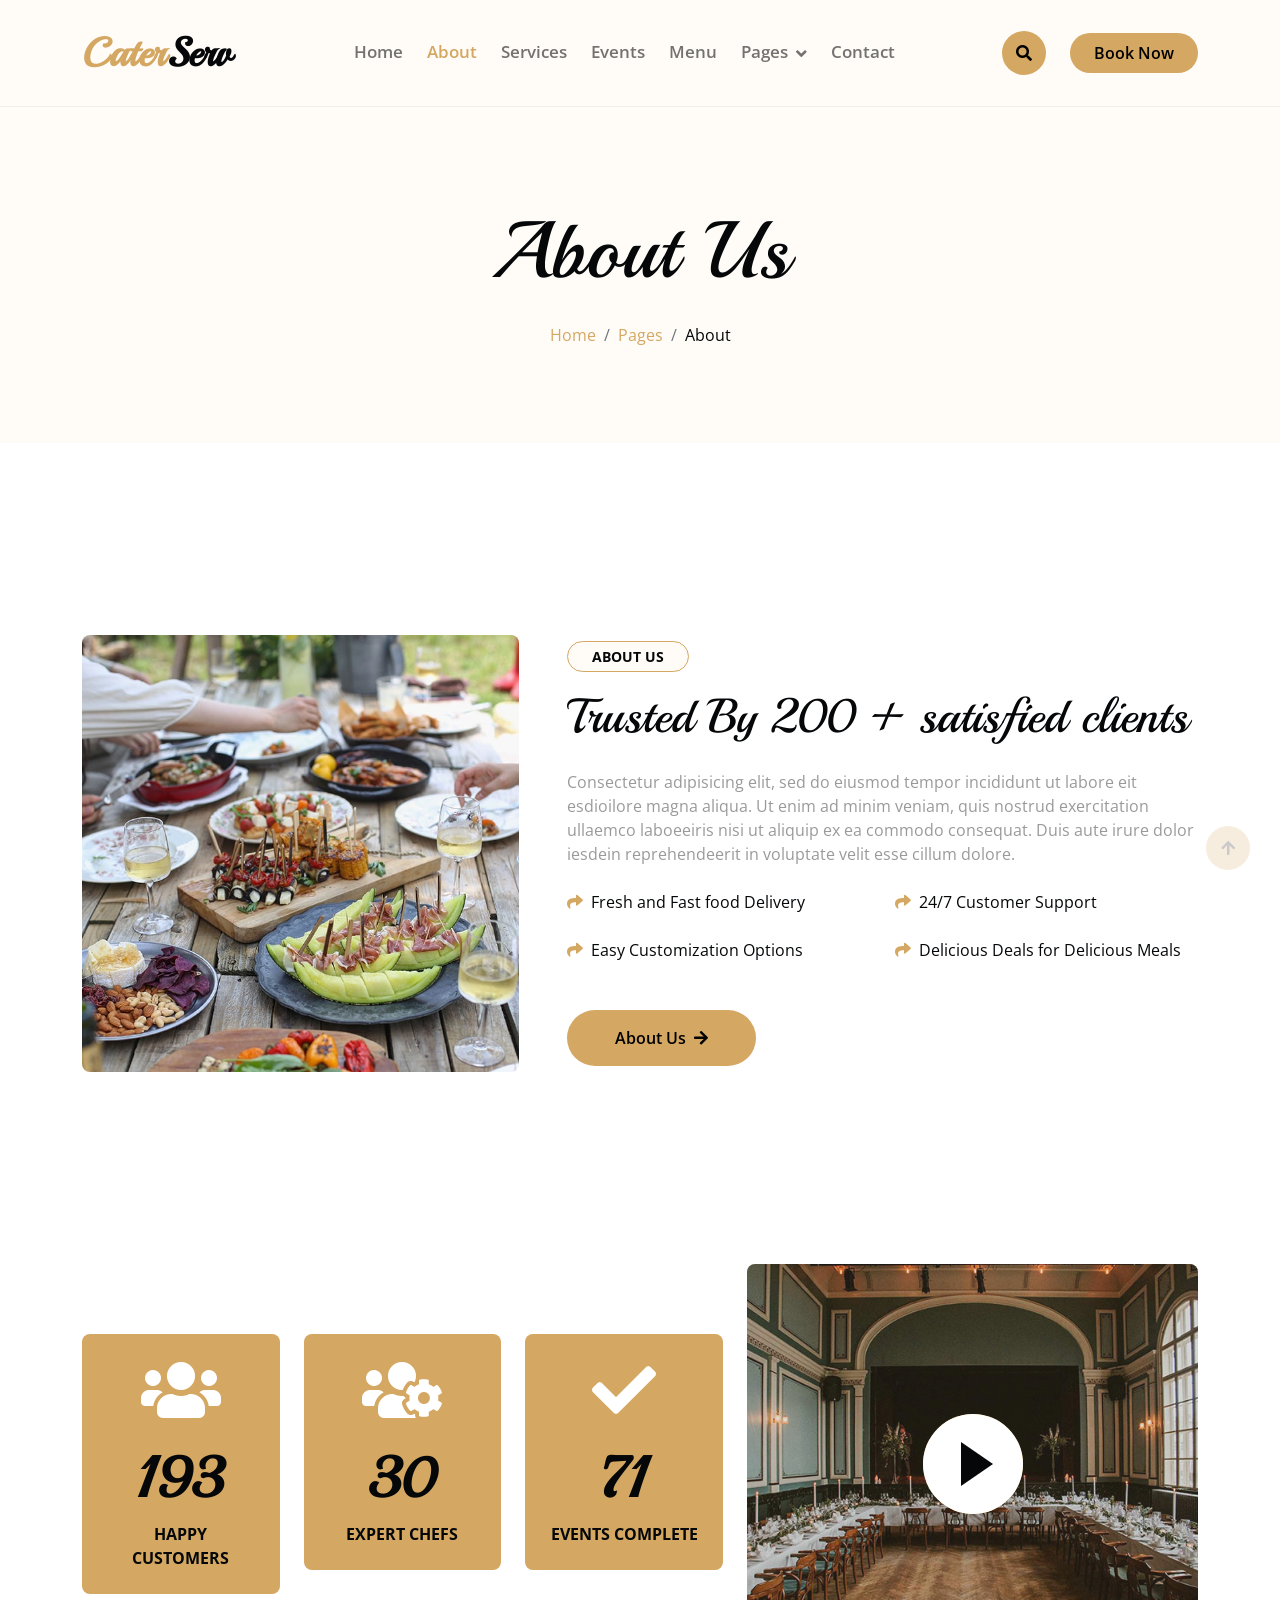
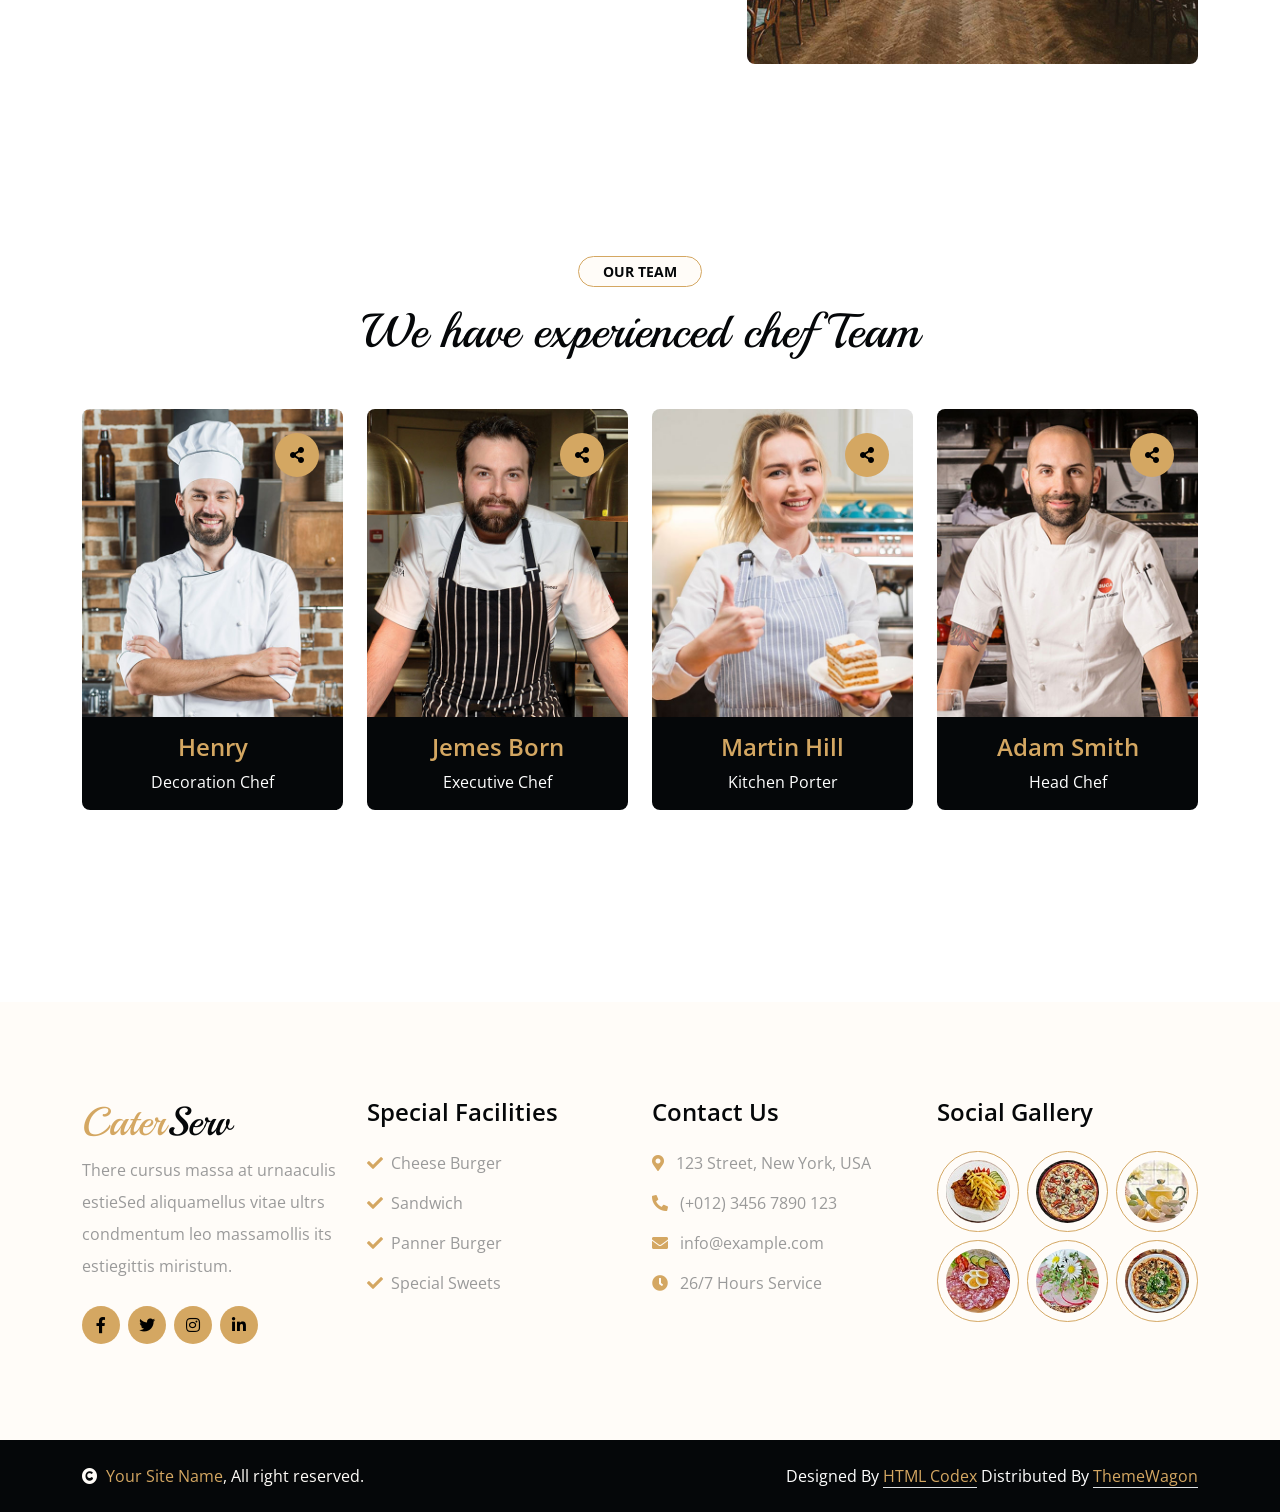
<file: about.html>
<!DOCTYPE html>
<html lang="en">

    <head>
        <meta charset="utf-8">
        <title>CaterServ - Catering Services Website Template</title>
        <meta content="width=device-width, initial-scale=1.0" name="viewport">
        <meta content="" name="keywords">
        <meta content="" name="description">

        <!-- Google Web Fonts -->
        <link rel="preconnect" href="https://fonts.googleapis.com">
        <link rel="preconnect" href="https://fonts.gstatic.com" crossorigin>
        <link href="https://fonts.googleapis.com/css2?family=Open+Sans:wght@400;600&family=Playball&display=swap" rel="stylesheet">

        <!-- Icon Font Stylesheet -->
        <link rel="stylesheet" href="https://use.fontawesome.com/releases/v5.15.4/css/all.css"/>
        <link href="https://cdn.jsdelivr.net/npm/bootstrap-icons@1.4.1/font/bootstrap-icons.css" rel="stylesheet">

        <!-- Libraries Stylesheet -->
        <link href="lib/animate/animate.min.css" rel="stylesheet">
        <link href="lib/lightbox/css/lightbox.min.css" rel="stylesheet">
        <link href="lib/owlcarousel/owl.carousel.min.css" rel="stylesheet">

        <!-- Customized Bootstrap Stylesheet -->
        <link href="css/bootstrap.min.css" rel="stylesheet">

        <!-- Template Stylesheet -->
        <link href="css/style.css" rel="stylesheet">
    </head>

    <body>

        <!-- Spinner Start -->
        <div id="spinner" class="show w-100 vh-100 bg-white position-fixed translate-middle top-50 start-50  d-flex align-items-center justify-content-center">
            <div class="spinner-grow text-primary" role="status"></div>
        </div>
        <!-- Spinner End -->


        <!-- Navbar start -->
        <div class="container-fluid nav-bar">
            <div class="container">
                <nav class="navbar navbar-light navbar-expand-lg py-4">
                    <a href="index.html" class="navbar-brand">
                        <h1 class="text-primary fw-bold mb-0">Cater<span class="text-dark">Serv</span> </h1>
                    </a>
                    <button class="navbar-toggler py-2 px-3" type="button" data-bs-toggle="collapse" data-bs-target="#navbarCollapse">
                        <span class="fa fa-bars text-primary"></span>
                    </button>
                    <div class="collapse navbar-collapse" id="navbarCollapse">
                        <div class="navbar-nav mx-auto">
                            <a href="index.html" class="nav-item nav-link">Home</a>
                            <a href="about.html" class="nav-item nav-link active">About</a>
                            <a href="service.html" class="nav-item nav-link">Services</a>
                            <a href="event.html" class="nav-item nav-link">Events</a>
                            <a href="menu.html" class="nav-item nav-link">Menu</a>
                            <div class="nav-item dropdown">
                                <a href="#" class="nav-link dropdown-toggle" data-bs-toggle="dropdown">Pages</a>
                                <div class="dropdown-menu bg-light">
                                    <a href="book.html" class="dropdown-item">Booking</a>
                                    <a href="blog.html" class="dropdown-item">Our Blog</a>
                                    <a href="team.html" class="dropdown-item">Our Team</a>
                                    <a href="testimonial.html" class="dropdown-item">Testimonial</a>
                                    <a href="404.html" class="dropdown-item">404 Page</a>
                                </div>
                            </div>
                            <a href="contact.html" class="nav-item nav-link">Contact</a>
                        </div>
                        <button class="btn-search btn btn-primary btn-md-square me-4 rounded-circle d-none d-lg-inline-flex" data-bs-toggle="modal" data-bs-target="#searchModal"><i class="fas fa-search"></i></button>
                        <a href="" class="btn btn-primary py-2 px-4 d-none d-xl-inline-block rounded-pill">Book Now</a>
                    </div>
                </nav>
            </div>
        </div>
        <!-- Navbar End -->


        <!-- Modal Search Start -->
        <div class="modal fade" id="searchModal" tabindex="-1" aria-labelledby="exampleModalLabel" aria-hidden="true">
            <div class="modal-dialog modal-fullscreen">
                <div class="modal-content rounded-0">
                    <div class="modal-header">
                        <h5 class="modal-title" id="exampleModalLabel">Search by keyword</h5>
                        <button type="button" class="btn-close" data-bs-dismiss="modal" aria-label="Close"></button>
                    </div>
                    <div class="modal-body d-flex align-items-center">
                        <div class="input-group w-75 mx-auto d-flex">
                            <input type="search" class="form-control bg-transparent p-3" placeholder="keywords" aria-describedby="search-icon-1">
                            <span id="search-icon-1" class="input-group-text p-3"><i class="fa fa-search"></i></span>
                        </div>
                    </div>
                </div>
            </div>
        </div>
        <!-- Modal Search End -->


        <!-- Hero Start -->
        <div class="container-fluid bg-light py-6 my-6 mt-0">
            <div class="container text-center animated bounceInDown">
                <h1 class="display-1 mb-4">About Us</h1>
                <ol class="breadcrumb justify-content-center mb-0 animated bounceInDown">
                    <li class="breadcrumb-item"><a href="#">Home</a></li>
                    <li class="breadcrumb-item"><a href="#">Pages</a></li>
                    <li class="breadcrumb-item text-dark" aria-current="page">About</li>
                </ol>
            </div>
        </div>
        <!-- Hero End -->


        <!-- About Satrt -->
        <div class="container-fluid py-6">
            <div class="container">
                <div class="row g-5 align-items-center">
                    <div class="col-lg-5 wow bounceInUp" data-wow-delay="0.1s">
                        <img src="img/about.jpg" class="img-fluid rounded" alt="">
                    </div>
                    <div class="col-lg-7 wow bounceInUp" data-wow-delay="0.3s">
                        <small class="d-inline-block fw-bold text-dark text-uppercase bg-light border border-primary rounded-pill px-4 py-1 mb-3">About Us</small>
                        <h1 class="display-5 mb-4">Trusted By 200 + satisfied clients</h1>
                        <p class="mb-4">Consectetur adipisicing elit, sed do eiusmod tempor incididunt ut labore eit esdioilore magna aliqua. Ut enim ad minim veniam, 
                            quis nostrud exercitation ullaemco laboeeiris nisi ut aliquip ex ea commodo consequat. Duis aute irure 
                            dolor iesdein reprehendeerit in voluptate velit esse cillum dolore.</p>
                        <div class="row g-4 text-dark mb-5">
                            <div class="col-sm-6">
                                <i class="fas fa-share text-primary me-2"></i>Fresh and Fast food Delivery
                            </div>
                            <div class="col-sm-6">
                                <i class="fas fa-share text-primary me-2"></i>24/7 Customer Support
                            </div>
                            <div class="col-sm-6">
                                <i class="fas fa-share text-primary me-2"></i>Easy Customization Options
                            </div>
                            <div class="col-sm-6">
                                <i class="fas fa-share text-primary me-2"></i>Delicious Deals for Delicious Meals
                            </div>
                        </div>
                        <a href="" class="btn btn-primary py-3 px-5 rounded-pill">About Us<i class="fas fa-arrow-right ps-2"></i></a>
                    </div>
                </div>
            </div>
        </div>
        <!-- About End -->


        <!-- Fact Start-->
        <div class="container-fluid faqt py-6">
            <div class="container">
                <div class="row g-4 align-items-center">
                    <div class="col-lg-7">
                       <div class="row g-4">
                            <div class="col-sm-4 wow bounceInUp" data-wow-delay="0.3s">
                                <div class="faqt-item bg-primary rounded p-4 text-center">
                                    <i class="fas fa-users fa-4x mb-4 text-white"></i>
                                    <h1 class="display-4 fw-bold" data-toggle="counter-up">689</h1>
                                    <p class="text-dark text-uppercase fw-bold mb-0">Happy Customers</p>
                                </div>
                            </div>
                            <div class="col-sm-4 wow bounceInUp" data-wow-delay="0.5s">
                                <div class="faqt-item bg-primary rounded p-4 text-center">
                                    <i class="fas fa-users-cog fa-4x mb-4 text-white"></i>
                                    <h1 class="display-4 fw-bold" data-toggle="counter-up">107</h1>
                                    <p class="text-dark text-uppercase fw-bold mb-0">Expert Chefs</p>
                                </div>
                            </div>
                            <div class="col-sm-4 wow bounceInUp" data-wow-delay="0.7s">
                                <div class="faqt-item bg-primary rounded p-4 text-center">
                                    <i class="fas fa-check fa-4x mb-4 text-white"></i>
                                    <h1 class="display-4 fw-bold" data-toggle="counter-up">253</h1>
                                    <p class="text-dark text-uppercase fw-bold mb-0">Events Complete</p>
                                </div>
                            </div>
                        </div>
                    </div>
                    <div class="col-lg-5 wow bounceInUp" data-wow-delay="0.1s">
                        <div class="video">
                            <button type="button" class="btn btn-play" data-bs-toggle="modal" data-src="https://www.youtube.com/embed/DWRcNpR6Kdc" data-bs-target="#videoModal">
                                <span></span>
                            </button>
                        </div>
                    </div>
                </div>
            </div>
        </div>
        <!-- Modal Video -->
        <div class="modal fade" id="videoModal" tabindex="-1" aria-labelledby="exampleModalLabel" aria-hidden="true">
            <div class="modal-dialog">
                <div class="modal-content rounded-0">
                    <div class="modal-header">
                        <h5 class="modal-title" id="exampleModalLabel">Youtube Video</h5>
                        <button type="button" class="btn-close" data-bs-dismiss="modal" aria-label="Close"></button>
                    </div>
                    <div class="modal-body">
                        <!-- 16:9 aspect ratio -->
                        <div class="ratio ratio-16x9">
                            <iframe class="embed-responsive-item" src="" id="video" allowfullscreen allowscriptaccess="always"
                                allow="autoplay"></iframe>
                        </div>
                    </div>
                </div>
            </div>
        </div>
        <!-- Fact End -->


        <!-- Team Start -->
        <div class="container-fluid team py-6">
            <div class="container">
                <div class="text-center wow bounceInUp" data-wow-delay="0.1s">
                    <small class="d-inline-block fw-bold text-dark text-uppercase bg-light border border-primary rounded-pill px-4 py-1 mb-3">Our Team</small>
                    <h1 class="display-5 mb-5">We have experienced chef Team</h1>
                </div>
                <div class="row g-4">
                    <div class="col-lg-3 col-md-6 wow bounceInUp" data-wow-delay="0.1s">
                        <div class="team-item rounded">
                            <img class="img-fluid rounded-top " src="img/team-1.jpg" alt="">
                            <div class="team-content text-center py-3 bg-dark rounded-bottom">
                                <h4 class="text-primary">Henry</h4>
                                <p class="text-white mb-0">Decoration Chef</p>
                            </div>
                            <div class="team-icon d-flex flex-column justify-content-center m-4">
                                <a class="share btn btn-primary btn-md-square rounded-circle mb-2" href=""><i class="fas fa-share-alt"></i></a>
                                <a class="share-link btn btn-primary btn-md-square rounded-circle mb-2" href=""><i class="fab fa-facebook-f"></i></a>
                                <a class="share-link btn btn-primary btn-md-square rounded-circle mb-2" href=""><i class="fab fa-twitter"></i></a>
                                <a class="share-link btn btn-primary btn-md-square rounded-circle mb-2" href=""><i class="fab fa-instagram"></i></a>
                            </div>
                        </div>
                    </div>
                    <div class="col-lg-3 col-md-6 wow bounceInUp" data-wow-delay="0.3s">
                        <div class="team-item rounded">
                            <img class="img-fluid rounded-top " src="img/team-2.jpg" alt="">
                            <div class="team-content text-center py-3 bg-dark rounded-bottom">
                                <h4 class="text-primary">Jemes Born</h4>
                                <p class="text-white mb-0">Executive Chef</p>
                            </div>
                            <div class="team-icon d-flex flex-column justify-content-center m-4">
                                <a class="share btn btn-primary btn-md-square rounded-circle mb-2" href=""><i class="fas fa-share-alt"></i></a>
                                <a class="share-link btn btn-primary btn-md-square rounded-circle mb-2" href=""><i class="fab fa-facebook-f"></i></a>
                                <a class="share-link btn btn-primary btn-md-square rounded-circle mb-2" href=""><i class="fab fa-twitter"></i></a>
                                <a class="share-link btn btn-primary btn-md-square rounded-circle mb-2" href=""><i class="fab fa-instagram"></i></a>
                            </div>
                        </div>
                    </div>
                    <div class="col-lg-3 col-md-6 wow bounceInUp" data-wow-delay="0.5s">
                        <div class="team-item rounded">
                            <img class="img-fluid rounded-top " src="img/team-3.jpg" alt="">
                            <div class="team-content text-center py-3 bg-dark rounded-bottom">
                                <h4 class="text-primary">Martin Hill</h4>
                                <p class="text-white mb-0">Kitchen Porter</p>
                            </div>
                            <div class="team-icon d-flex flex-column justify-content-center m-4">
                                <a class="share btn btn-primary btn-md-square rounded-circle mb-2" href=""><i class="fas fa-share-alt"></i></a>
                                <a class="share-link btn btn-primary btn-md-square rounded-circle mb-2" href=""><i class="fab fa-facebook-f"></i></a>
                                <a class="share-link btn btn-primary btn-md-square rounded-circle mb-2" href=""><i class="fab fa-twitter"></i></a>
                                <a class="share-link btn btn-primary btn-md-square rounded-circle mb-2" href=""><i class="fab fa-instagram"></i></a>
                            </div>
                        </div>
                    </div>
                    <div class="col-lg-3 col-md-6 wow bounceInUp" data-wow-delay="0.7s">
                        <div class="team-item rounded">
                            <img class="img-fluid rounded-top " src="img/team-4.jpg" alt="">
                            <div class="team-content text-center py-3 bg-dark rounded-bottom">
                                <h4 class="text-primary">Adam Smith</h4>
                                <p class="text-white mb-0">Head Chef</p>
                            </div>
                            <div class="team-icon d-flex flex-column justify-content-center m-4">
                                <a class="share btn btn-primary btn-md-square rounded-circle mb-2" href=""><i class="fas fa-share-alt"></i></a>
                                <a class="share-link btn btn-primary btn-md-square rounded-circle mb-2" href=""><i class="fab fa-facebook-f"></i></a>
                                <a class="share-link btn btn-primary btn-md-square rounded-circle mb-2" href=""><i class="fab fa-twitter"></i></a>
                                <a class="share-link btn btn-primary btn-md-square rounded-circle mb-2" href=""><i class="fab fa-instagram"></i></a>
                            </div>
                        </div>
                    </div>
                </div>
            </div>
        </div>
        <!-- Team End -->


        <!-- Footer Start -->
        <div class="container-fluid footer py-6 my-6 mb-0 bg-light wow bounceInUp" data-wow-delay="0.1s">
            <div class="container">
                <div class="row">
                    <div class="col-lg-3 col-md-6">
                        <div class="footer-item">
                            <h1 class="text-primary">Cater<span class="text-dark">Serv</span></h1>
                            <p class="lh-lg mb-4">There cursus massa at urnaaculis estieSed aliquamellus vitae ultrs condmentum leo massamollis its estiegittis miristum.</p>
                            <div class="footer-icon d-flex">
                                <a class="btn btn-primary btn-sm-square me-2 rounded-circle" href=""><i class="fab fa-facebook-f"></i></a>
                                <a class="btn btn-primary btn-sm-square me-2 rounded-circle" href=""><i class="fab fa-twitter"></i></a>
                                <a href="#" class="btn btn-primary btn-sm-square me-2 rounded-circle"><i class="fab fa-instagram"></i></a>
                                <a href="#" class="btn btn-primary btn-sm-square rounded-circle"><i class="fab fa-linkedin-in"></i></a>
                            </div>
                        </div>
                    </div>
                    <div class="col-lg-3 col-md-6">
                        <div class="footer-item">
                            <h4 class="mb-4">Special Facilities</h4>
                            <div class="d-flex flex-column align-items-start">
                                <a class="text-body mb-3" href=""><i class="fa fa-check text-primary me-2"></i>Cheese Burger</a>
                                <a class="text-body mb-3" href=""><i class="fa fa-check text-primary me-2"></i>Sandwich</a>
                                <a class="text-body mb-3" href=""><i class="fa fa-check text-primary me-2"></i>Panner Burger</a>
                                <a class="text-body mb-3" href=""><i class="fa fa-check text-primary me-2"></i>Special Sweets</a>
                            </div>
                        </div>
                    </div>
                    <div class="col-lg-3 col-md-6">
                        <div class="footer-item">
                            <h4 class="mb-4">Contact Us</h4>
                            <div class="d-flex flex-column align-items-start">
                                <p><i class="fa fa-map-marker-alt text-primary me-2"></i> 123 Street, New York, USA</p>
                                <p><i class="fa fa-phone-alt text-primary me-2"></i> (+012) 3456 7890 123</p>
                                <p><i class="fas fa-envelope text-primary me-2"></i> info@example.com</p>
                                <p><i class="fa fa-clock text-primary me-2"></i> 26/7 Hours Service</p>
                            </div>
                        </div>
                    </div>
                    <div class="col-lg-3 col-md-6">
                        <div class="footer-item">
                            <h4 class="mb-4">Social Gallery</h4>
                            <div class="row g-2">
                                <div class="col-4">
                                     <img src="img/menu-01.jpg" class="img-fluid rounded-circle border border-primary p-2" alt="">
                                </div>
                                <div class="col-4">
                                     <img src="img/menu-02.jpg" class="img-fluid rounded-circle border border-primary p-2" alt="">
                                </div>
                                <div class="col-4">
                                     <img src="img/menu-03.jpg" class="img-fluid rounded-circle border border-primary p-2" alt="">
                                </div>
                                <div class="col-4">
                                     <img src="img/menu-04.jpg" class="img-fluid rounded-circle border border-primary p-2" alt="">
                                </div>
                                <div class="col-4">
                                     <img src="img/menu-05.jpg" class="img-fluid rounded-circle border border-primary p-2" alt="">
                                </div>
                                <div class="col-4">
                                     <img src="img/menu-06.jpg" class="img-fluid rounded-circle border border-primary p-2" alt="">
                                </div>
                            </div>
                        </div>
                    </div>
                </div>
            </div>
        </div>
        <!-- Footer End -->


        <!-- Copyright Start -->
        <div class="container-fluid copyright bg-dark py-4">
            <div class="container">
                <div class="row">
                    <div class="col-md-6 text-center text-md-start mb-3 mb-md-0">
                        <span class="text-light"><a href="#"><i class="fas fa-copyright text-light me-2"></i>Your Site Name</a>, All right reserved.</span>
                    </div>
                    <div class="col-md-6 my-auto text-center text-md-end text-white">
                        <!--/*** This template is free as long as you keep the below author’s credit link/attribution link/backlink. ***/-->
                        <!--/*** If you'd like to use the template without the below author’s credit link/attribution link/backlink, ***/-->
                        <!--/*** you can purchase the Credit Removal License from "https://htmlcodex.com/credit-removal". ***/-->
                        Designed By <a class="border-bottom" href="https://htmlcodex.com">HTML Codex</a> Distributed By <a class="border-bottom" href="https://themewagon.com">ThemeWagon</a>
                    </div>
                </div>
            </div>
        </div>
        <!-- Copyright End -->


        <!-- Back to Top -->
        <a href="#" class="btn btn-md-square btn-primary rounded-circle back-to-top"><i class="fa fa-arrow-up"></i></a>   

        
        <!-- JavaScript Libraries -->
        <script src="https://ajax.googleapis.com/ajax/libs/jquery/1.12.4/jquery.min.js"></script>
        <script src="https://cdn.jsdelivr.net/npm/bootstrap@5.0.0/dist/js/bootstrap.bundle.min.js"></script>
        <script src="lib/wow/wow.min.js"></script>
        <script src="lib/easing/easing.min.js"></script>
        <script src="lib/waypoints/waypoints.min.js"></script>
        <script src="lib/counterup/counterup.min.js"></script>
        <script src="lib/lightbox/js/lightbox.min.js"></script>
        <script src="lib/owlcarousel/owl.carousel.min.js"></script>

        <!-- Template Javascript -->
        <script src="js/main.js"></script>
    </body>
</html>
</file>
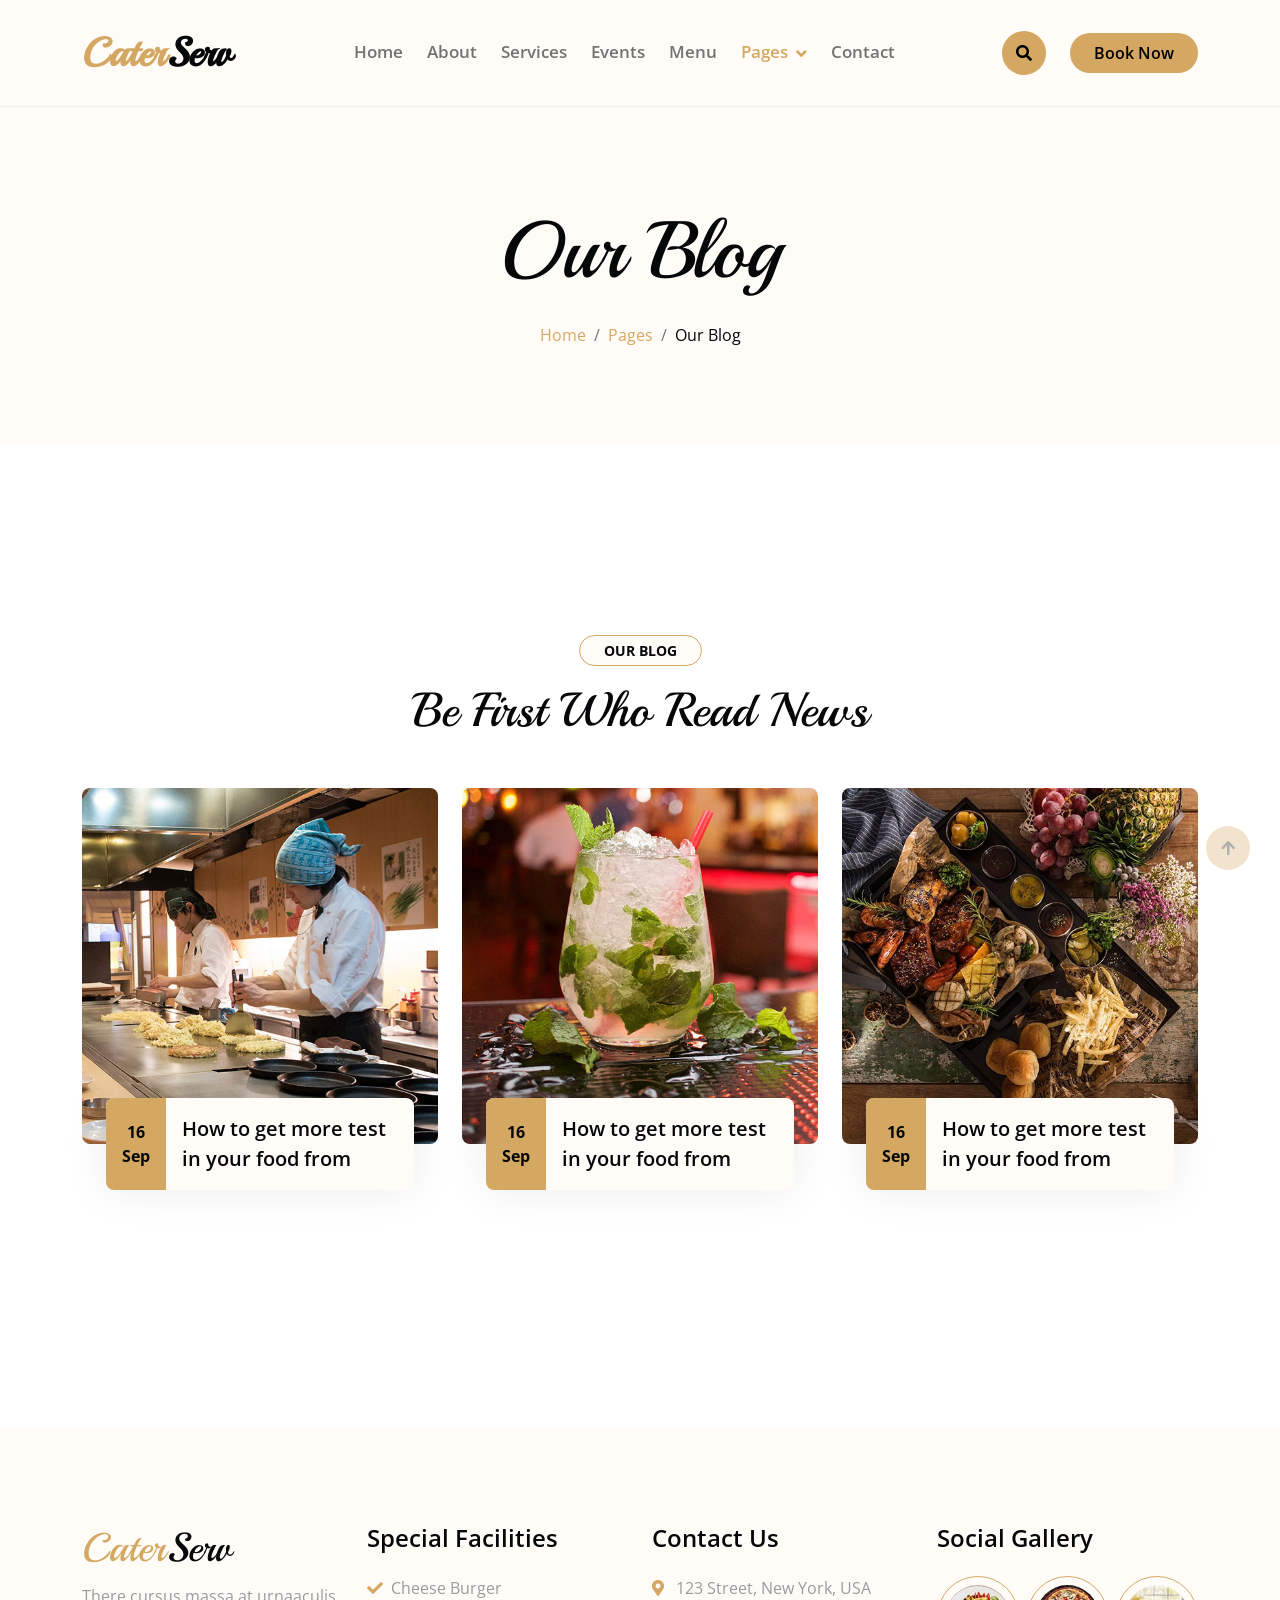
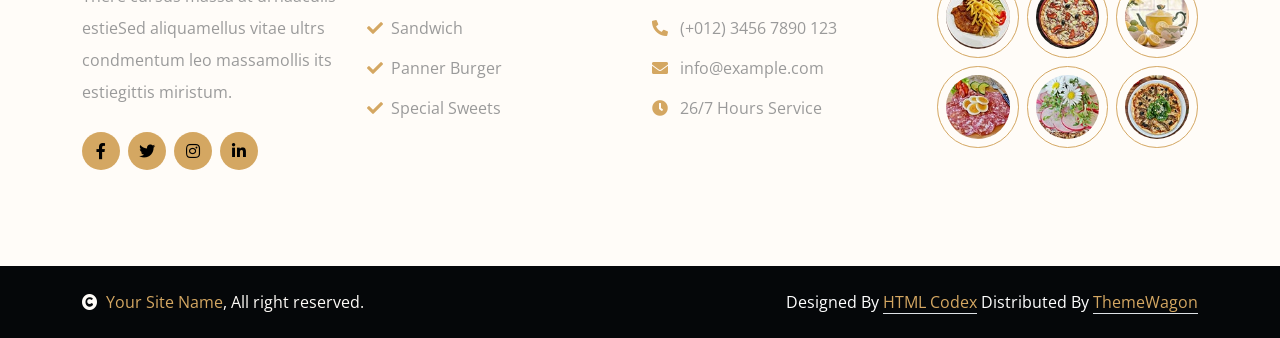
<file: blog.html>
<!DOCTYPE html>
<html lang="en">

    <head>
        <meta charset="utf-8">
        <title>CaterServ - Catering Services Website Template</title>
        <meta content="width=device-width, initial-scale=1.0" name="viewport">
        <meta content="" name="keywords">
        <meta content="" name="description">

        <!-- Google Web Fonts -->
        <link rel="preconnect" href="https://fonts.googleapis.com">
        <link rel="preconnect" href="https://fonts.gstatic.com" crossorigin>
        <link href="https://fonts.googleapis.com/css2?family=Open+Sans:wght@400;600&family=Playball&display=swap" rel="stylesheet">

        <!-- Icon Font Stylesheet -->
        <link rel="stylesheet" href="https://use.fontawesome.com/releases/v5.15.4/css/all.css"/>
        <link href="https://cdn.jsdelivr.net/npm/bootstrap-icons@1.4.1/font/bootstrap-icons.css" rel="stylesheet">

        <!-- Libraries Stylesheet -->
        <link href="lib/animate/animate.min.css" rel="stylesheet">
        <link href="lib/lightbox/css/lightbox.min.css" rel="stylesheet">
        <link href="lib/owlcarousel/owl.carousel.min.css" rel="stylesheet">

        <!-- Customized Bootstrap Stylesheet -->
        <link href="css/bootstrap.min.css" rel="stylesheet">

        <!-- Template Stylesheet -->
        <link href="css/style.css" rel="stylesheet">
    </head>

    <body>

        <!-- Spinner Start -->
        <div id="spinner" class="show w-100 vh-100 bg-white position-fixed translate-middle top-50 start-50  d-flex align-items-center justify-content-center">
            <div class="spinner-grow text-primary" role="status"></div>
        </div>
        <!-- Spinner End -->


        <!-- Navbar start -->
        <div class="container-fluid nav-bar">
            <div class="container">
                <nav class="navbar navbar-light navbar-expand-lg py-4">
                    <a href="index.html" class="navbar-brand">
                        <h1 class="text-primary fw-bold mb-0">Cater<span class="text-dark">Serv</span> </h1>
                    </a>
                    <button class="navbar-toggler py-2 px-3" type="button" data-bs-toggle="collapse" data-bs-target="#navbarCollapse">
                        <span class="fa fa-bars text-primary"></span>
                    </button>
                    <div class="collapse navbar-collapse" id="navbarCollapse">
                        <div class="navbar-nav mx-auto">
                            <a href="index.html" class="nav-item nav-link">Home</a>
                            <a href="about.html" class="nav-item nav-link">About</a>
                            <a href="service.html" class="nav-item nav-link">Services</a>
                            <a href="event.html" class="nav-item nav-link">Events</a>
                            <a href="menu.html" class="nav-item nav-link">Menu</a>
                            <div class="nav-item dropdown">
                                <a href="#" class="nav-link dropdown-toggle active" data-bs-toggle="dropdown">Pages</a>
                                <div class="dropdown-menu bg-light">
                                    <a href="book.html" class="dropdown-item">Booking</a>
                                    <a href="blog.html" class="dropdown-item active">Our Blog</a>
                                    <a href="team.html" class="dropdown-item">Our Team</a>
                                    <a href="testimonial.html" class="dropdown-item">Testimonial</a>
                                    <a href="404.html" class="dropdown-item">404 Page</a>
                                </div>
                            </div>
                            <a href="contact.html" class="nav-item nav-link">Contact</a>
                        </div>
                        <button class="btn-search btn btn-primary btn-md-square me-4 rounded-circle d-none d-lg-inline-flex" data-bs-toggle="modal" data-bs-target="#searchModal"><i class="fas fa-search"></i></button>
                        <a href="" class="btn btn-primary py-2 px-4 d-none d-xl-inline-block rounded-pill">Book Now</a>
                    </div>
                </nav>
            </div>
        </div>
        <!-- Navbar End -->


        <!-- Modal Search Start -->
        <div class="modal fade" id="searchModal" tabindex="-1" aria-labelledby="exampleModalLabel" aria-hidden="true">
            <div class="modal-dialog modal-fullscreen">
                <div class="modal-content rounded-0">
                    <div class="modal-header">
                        <h5 class="modal-title" id="exampleModalLabel">Search by keyword</h5>
                        <button type="button" class="btn-close" data-bs-dismiss="modal" aria-label="Close"></button>
                    </div>
                    <div class="modal-body d-flex align-items-center">
                        <div class="input-group w-75 mx-auto d-flex">
                            <input type="search" class="form-control bg-transparent p-3" placeholder="keywords" aria-describedby="search-icon-1">
                            <span id="search-icon-1" class="input-group-text p-3"><i class="fa fa-search"></i></span>
                        </div>
                    </div>
                </div>
            </div>
        </div>
        <!-- Modal Search End -->


        <!-- Hero Start -->
        <div class="container-fluid bg-light py-6 my-6 mt-0">
            <div class="container text-center animated bounceInDown">
                <h1 class="display-1 mb-4">Our Blog</h1>
                <ol class="breadcrumb justify-content-center mb-0 animated bounceInDown">
                    <li class="breadcrumb-item"><a href="#">Home</a></li>
                    <li class="breadcrumb-item"><a href="#">Pages</a></li>
                    <li class="breadcrumb-item text-dark" aria-current="page">Our Blog</li>
                </ol>
            </div>
        </div>
        <!-- Hero End -->


        <!-- Blog Start -->
        <div class="container-fluid blog py-6">
            <div class="container">
                <div class="text-center wow bounceInUp" data-wow-delay="0.1s">
                    <small class="d-inline-block fw-bold text-dark text-uppercase bg-light border border-primary rounded-pill px-4 py-1 mb-3">Our Blog</small>
                    <h1 class="display-5 mb-5">Be First Who Read News</h1>
                </div>
                <div class="row gx-4 justify-content-center">
                    <div class="col-md-6 col-lg-4 wow bounceInUp" data-wow-delay="0.1s">
                        <div class="blog-item">
                            <div class="overflow-hidden rounded">
                                <img src="img/blog-1.jpg" class="img-fluid w-100" alt="">
                            </div>
                            <div class="blog-content mx-4 d-flex rounded bg-light">
                                <div class="text-dark bg-primary rounded-start">
                                    <div class="h-100 p-3 d-flex flex-column justify-content-center text-center">
                                        <p class="fw-bold mb-0">16</p>
                                        <p class="fw-bold mb-0">Sep</p>
                                    </div>
                                </div>
                                <a href="#" class="h5 lh-base my-auto h-100 p-3">How to get more test in your food from</a>
                            </div>
                        </div>
                    </div>
                    <div class="col-md-6 col-lg-4 wow bounceInUp" data-wow-delay="0.3s">
                        <div class="blog-item">
                            <div class="overflow-hidden rounded">
                                <img src="img/blog-2.jpg" class="img-fluid w-100" alt="">
                            </div>
                            <div class="blog-content mx-4 d-flex rounded bg-light">
                                <div class="text-dark bg-primary rounded-start">
                                    <div class="h-100 p-3 d-flex flex-column justify-content-center text-center">
                                        <p class="fw-bold mb-0">16</p>
                                        <p class="fw-bold mb-0">Sep</p>
                                    </div>
                                </div>
                                <a href="#" class="h5 lh-base my-auto h-100 p-3">How to get more test in your food from</a>
                            </div>
                        </div>
                    </div>
                    <div class="col-md-6 col-lg-4 wow bounceInUp" data-wow-delay="0.5s">
                        <div class="blog-item">
                            <div class="overflow-hidden rounded">
                                <img src="img/blog-3.jpg" class="img-fluid w-100" alt="">
                            </div>
                            <div class="blog-content mx-4 d-flex rounded bg-light">
                                <div class="text-dark bg-primary rounded-start">
                                    <div class="h-100 p-3 d-flex flex-column justify-content-center text-center">
                                        <p class="fw-bold mb-0">16</p>
                                        <p class="fw-bold mb-0">Sep</p>
                                    </div>
                                </div>
                                <a href="#" class="h5 lh-base my-auto h-100 p-3">How to get more test in your food from</a>
                            </div>
                        </div>
                    </div>
                </div>
            </div>
        </div>
        <!-- Blog End -->


        <!-- Footer Start -->
        <div class="container-fluid footer py-6 my-6 mb-0 bg-light wow bounceInUp" data-wow-delay="0.1s">
            <div class="container">
                <div class="row">
                    <div class="col-lg-3 col-md-6">
                        <div class="footer-item">
                            <h1 class="text-primary">Cater<span class="text-dark">Serv</span></h1>
                            <p class="lh-lg mb-4">There cursus massa at urnaaculis estieSed aliquamellus vitae ultrs condmentum leo massamollis its estiegittis miristum.</p>
                            <div class="footer-icon d-flex">
                                <a class="btn btn-primary btn-sm-square me-2 rounded-circle" href=""><i class="fab fa-facebook-f"></i></a>
                                <a class="btn btn-primary btn-sm-square me-2 rounded-circle" href=""><i class="fab fa-twitter"></i></a>
                                <a href="#" class="btn btn-primary btn-sm-square me-2 rounded-circle"><i class="fab fa-instagram"></i></a>
                                <a href="#" class="btn btn-primary btn-sm-square rounded-circle"><i class="fab fa-linkedin-in"></i></a>
                            </div>
                        </div>
                    </div>
                    <div class="col-lg-3 col-md-6">
                        <div class="footer-item">
                            <h4 class="mb-4">Special Facilities</h4>
                            <div class="d-flex flex-column align-items-start">
                                <a class="text-body mb-3" href=""><i class="fa fa-check text-primary me-2"></i>Cheese Burger</a>
                                <a class="text-body mb-3" href=""><i class="fa fa-check text-primary me-2"></i>Sandwich</a>
                                <a class="text-body mb-3" href=""><i class="fa fa-check text-primary me-2"></i>Panner Burger</a>
                                <a class="text-body mb-3" href=""><i class="fa fa-check text-primary me-2"></i>Special Sweets</a>
                            </div>
                        </div>
                    </div>
                    <div class="col-lg-3 col-md-6">
                        <div class="footer-item">
                            <h4 class="mb-4">Contact Us</h4>
                            <div class="d-flex flex-column align-items-start">
                                <p><i class="fa fa-map-marker-alt text-primary me-2"></i> 123 Street, New York, USA</p>
                                <p><i class="fa fa-phone-alt text-primary me-2"></i> (+012) 3456 7890 123</p>
                                <p><i class="fas fa-envelope text-primary me-2"></i> info@example.com</p>
                                <p><i class="fa fa-clock text-primary me-2"></i> 26/7 Hours Service</p>
                            </div>
                        </div>
                    </div>
                    <div class="col-lg-3 col-md-6">
                        <div class="footer-item">
                            <h4 class="mb-4">Social Gallery</h4>
                            <div class="row g-2">
                                <div class="col-4">
                                     <img src="img/menu-01.jpg" class="img-fluid rounded-circle border border-primary p-2" alt="">
                                </div>
                                <div class="col-4">
                                     <img src="img/menu-02.jpg" class="img-fluid rounded-circle border border-primary p-2" alt="">
                                </div>
                                <div class="col-4">
                                     <img src="img/menu-03.jpg" class="img-fluid rounded-circle border border-primary p-2" alt="">
                                </div>
                                <div class="col-4">
                                     <img src="img/menu-04.jpg" class="img-fluid rounded-circle border border-primary p-2" alt="">
                                </div>
                                <div class="col-4">
                                     <img src="img/menu-05.jpg" class="img-fluid rounded-circle border border-primary p-2" alt="">
                                </div>
                                <div class="col-4">
                                     <img src="img/menu-06.jpg" class="img-fluid rounded-circle border border-primary p-2" alt="">
                                </div>
                            </div>
                        </div>
                    </div>
                </div>
            </div>
        </div>
        <!-- Footer End -->


        <!-- Copyright Start -->
        <div class="container-fluid copyright bg-dark py-4">
            <div class="container">
                <div class="row">
                    <div class="col-md-6 text-center text-md-start mb-3 mb-md-0">
                        <span class="text-light"><a href="#"><i class="fas fa-copyright text-light me-2"></i>Your Site Name</a>, All right reserved.</span>
                    </div>
                    <div class="col-md-6 my-auto text-center text-md-end text-white">
                        <!--/*** This template is free as long as you keep the below author’s credit link/attribution link/backlink. ***/-->
                        <!--/*** If you'd like to use the template without the below author’s credit link/attribution link/backlink, ***/-->
                        <!--/*** you can purchase the Credit Removal License from "https://htmlcodex.com/credit-removal". ***/-->
                        Designed By <a class="border-bottom" href="https://htmlcodex.com">HTML Codex</a> Distributed By <a class="border-bottom" href="https://themewagon.com">ThemeWagon</a>
                    </div>
                </div>
            </div>
        </div>
        <!-- Copyright End -->


        <!-- Back to Top -->
        <a href="#" class="btn btn-md-square btn-primary rounded-circle back-to-top"><i class="fa fa-arrow-up"></i></a>   

        
    <!-- JavaScript Libraries -->
    <script src="https://ajax.googleapis.com/ajax/libs/jquery/1.12.4/jquery.min.js"></script>
    <script src="https://cdn.jsdelivr.net/npm/bootstrap@5.0.0/dist/js/bootstrap.bundle.min.js"></script>
    <script src="lib/wow/wow.min.js"></script>
    <script src="lib/easing/easing.min.js"></script>
    <script src="lib/waypoints/waypoints.min.js"></script>
    <script src="lib/counterup/counterup.min.js"></script>
    <script src="lib/lightbox/js/lightbox.min.js"></script>
    <script src="lib/owlcarousel/owl.carousel.min.js"></script>

    <!-- Template Javascript -->
    <script src="js/main.js"></script>
    </body>

</html>
</file>
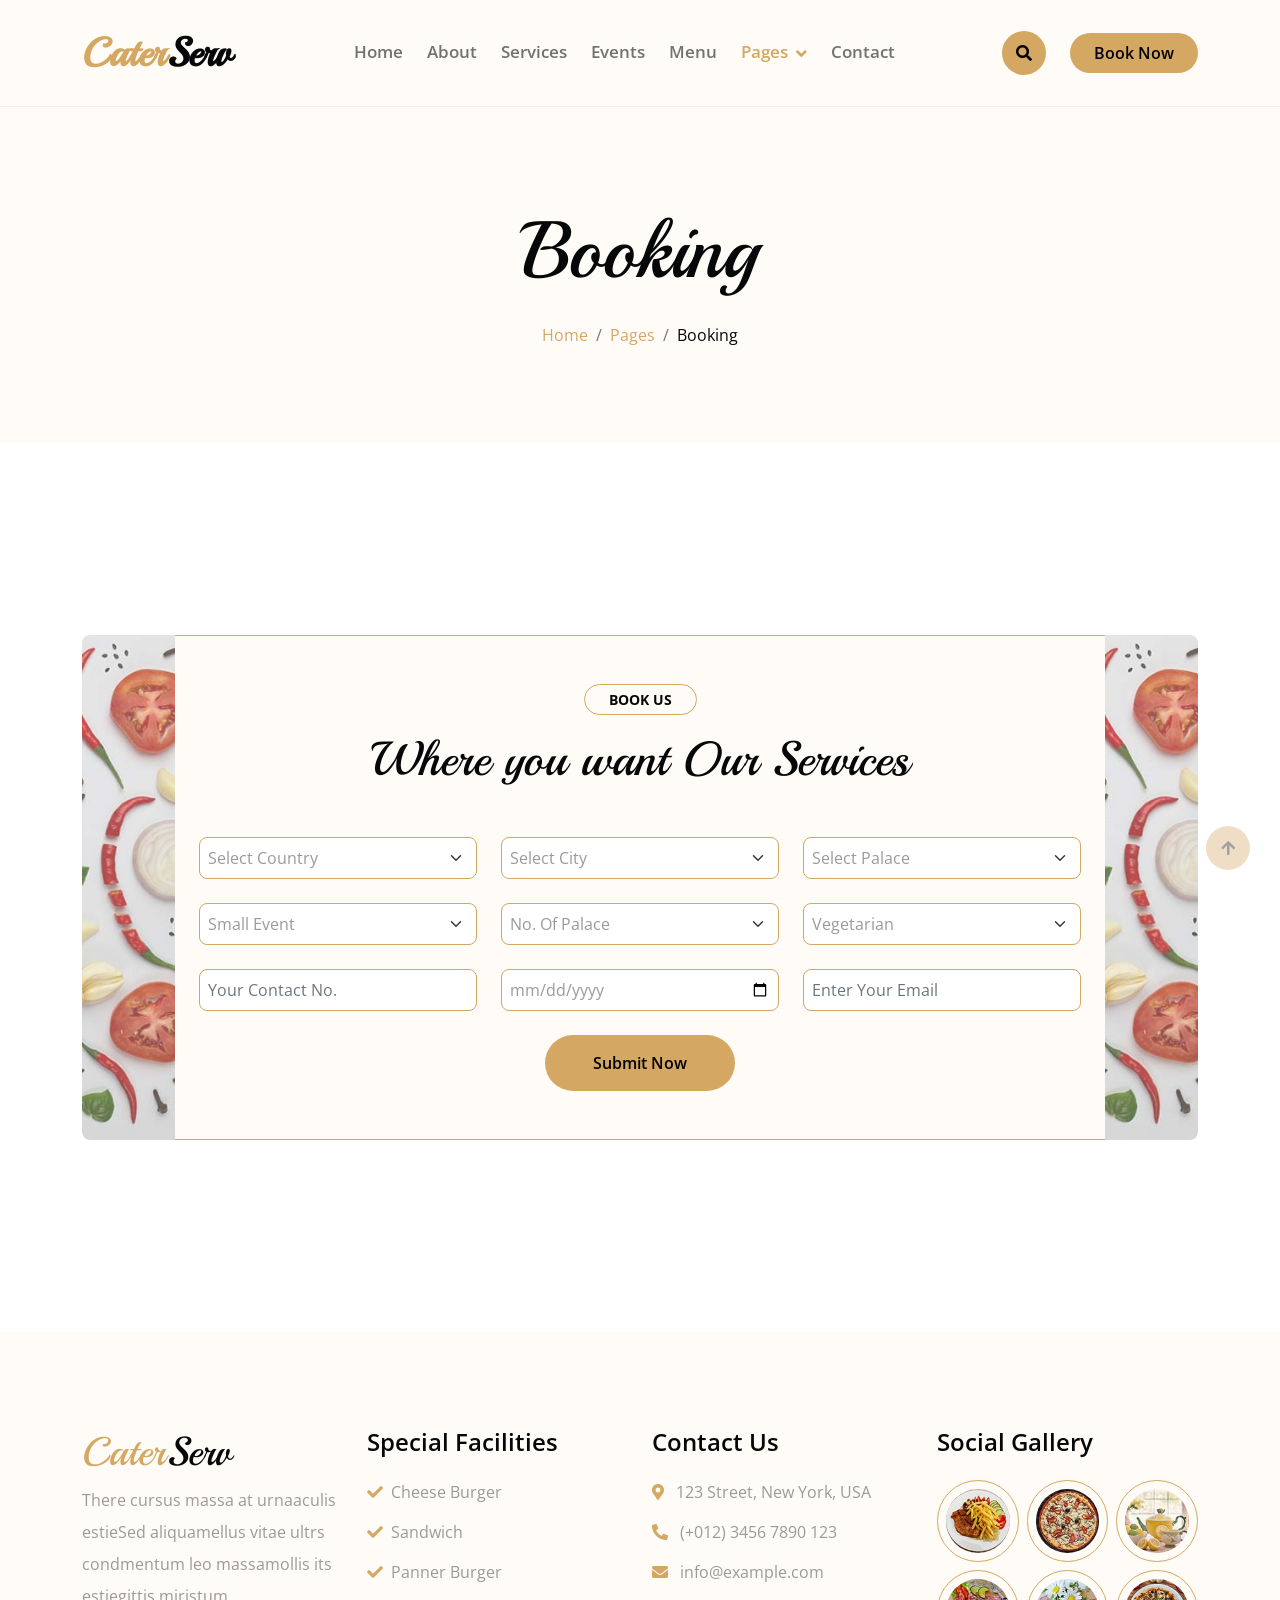
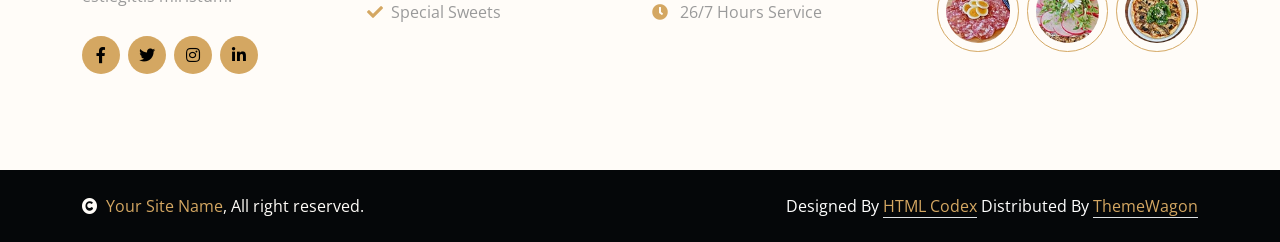
<file: book.html>
<!DOCTYPE html>
<html lang="en">

    <head>
        <meta charset="utf-8">
        <title>CaterServ - Catering Services Website Template</title>
        <meta content="width=device-width, initial-scale=1.0" name="viewport">
        <meta content="" name="keywords">
        <meta content="" name="description">

        <!-- Google Web Fonts -->
        <link rel="preconnect" href="https://fonts.googleapis.com">
        <link rel="preconnect" href="https://fonts.gstatic.com" crossorigin>
        <link href="https://fonts.googleapis.com/css2?family=Open+Sans:wght@400;600&family=Playball&display=swap" rel="stylesheet">

        <!-- Icon Font Stylesheet -->
        <link rel="stylesheet" href="https://use.fontawesome.com/releases/v5.15.4/css/all.css"/>
        <link href="https://cdn.jsdelivr.net/npm/bootstrap-icons@1.4.1/font/bootstrap-icons.css" rel="stylesheet">

        <!-- Libraries Stylesheet -->
        <link href="lib/animate/animate.min.css" rel="stylesheet">
        <link href="lib/lightbox/css/lightbox.min.css" rel="stylesheet">
        <link href="lib/owlcarousel/owl.carousel.min.css" rel="stylesheet">

        <!-- Customized Bootstrap Stylesheet -->
        <link href="css/bootstrap.min.css" rel="stylesheet">

        <!-- Template Stylesheet -->
        <link href="css/style.css" rel="stylesheet">
    </head>

    <body>

        <!-- Spinner Start -->
        <div id="spinner" class="show w-100 vh-100 bg-white position-fixed translate-middle top-50 start-50  d-flex align-items-center justify-content-center">
            <div class="spinner-grow text-primary" role="status"></div>
        </div>
        <!-- Spinner End -->


        <!-- Navbar start -->
        <div class="container-fluid nav-bar">
            <div class="container">
                <nav class="navbar navbar-light navbar-expand-lg py-4">
                    <a href="index.html" class="navbar-brand">
                        <h1 class="text-primary fw-bold mb-0">Cater<span class="text-dark">Serv</span> </h1>
                    </a>
                    <button class="navbar-toggler py-2 px-3" type="button" data-bs-toggle="collapse" data-bs-target="#navbarCollapse">
                        <span class="fa fa-bars text-primary"></span>
                    </button>
                    <div class="collapse navbar-collapse" id="navbarCollapse">
                        <div class="navbar-nav mx-auto">
                            <a href="index.html" class="nav-item nav-link">Home</a>
                            <a href="about.html" class="nav-item nav-link">About</a>
                            <a href="service.html" class="nav-item nav-link">Services</a>
                            <a href="event.html" class="nav-item nav-link">Events</a>
                            <a href="menu.html" class="nav-item nav-link">Menu</a>
                            <div class="nav-item dropdown">
                                <a href="#" class="nav-link dropdown-toggle active" data-bs-toggle="dropdown">Pages</a>
                                <div class="dropdown-menu bg-light">
                                    <a href="book.html" class="dropdown-item active">Booking</a>
                                    <a href="blog.html" class="dropdown-item">Our Blog</a>
                                    <a href="team.html" class="dropdown-item">Our Team</a>
                                    <a href="testimonial.html" class="dropdown-item">Testimonial</a>
                                    <a href="404.html" class="dropdown-item">404 Page</a>
                                </div>
                            </div>
                            <a href="contact.html" class="nav-item nav-link">Contact</a>
                        </div>
                        <button class="btn-search btn btn-primary btn-md-square me-4 rounded-circle d-none d-lg-inline-flex" data-bs-toggle="modal" data-bs-target="#searchModal"><i class="fas fa-search"></i></button>
                        <a href="" class="btn btn-primary py-2 px-4 d-none d-xl-inline-block rounded-pill">Book Now</a>
                    </div>
                </nav>
            </div>
        </div>
        <!-- Navbar End -->


        <!-- Modal Search Start -->
        <div class="modal fade" id="searchModal" tabindex="-1" aria-labelledby="exampleModalLabel" aria-hidden="true">
            <div class="modal-dialog modal-fullscreen">
                <div class="modal-content rounded-0">
                    <div class="modal-header">
                        <h5 class="modal-title" id="exampleModalLabel">Search by keyword</h5>
                        <button type="button" class="btn-close" data-bs-dismiss="modal" aria-label="Close"></button>
                    </div>
                    <div class="modal-body d-flex align-items-center">
                        <div class="input-group w-75 mx-auto d-flex">
                            <input type="search" class="form-control bg-transparent p-3" placeholder="keywords" aria-describedby="search-icon-1">
                            <span id="search-icon-1" class="input-group-text p-3"><i class="fa fa-search"></i></span>
                        </div>
                    </div>
                </div>
            </div>
        </div>
        <!-- Modal Search End -->


        <!-- Hero Start -->
        <div class="container-fluid bg-light py-6 my-6 mt-0">
            <div class="container text-center animated bounceInDown">
                <h1 class="display-1 mb-4">Booking</h1>
                <ol class="breadcrumb justify-content-center mb-0 animated bounceInDown">
                    <li class="breadcrumb-item"><a href="#">Home</a></li>
                    <li class="breadcrumb-item"><a href="#">Pages</a></li>
                    <li class="breadcrumb-item text-dark" aria-current="page">Booking</li>
                </ol>
            </div>
        </div>
        <!-- Hero End -->


        <!-- Book Us Start -->
        <div class="container-fluid contact py-6 wow bounceInUp" data-wow-delay="0.1s">
            <div class="container">
                <div class="row g-0">
                    <div class="col-1">
                        <img src="img/background-site.jpg" class="img-fluid h-100 w-100 rounded-start" style="object-fit: cover; opacity: 0.7;" alt="">
                    </div>
                    <div class="col-10">
                        <div class="border-bottom border-top border-primary bg-light py-5 px-4">
                            <div class="text-center">
                                <small class="d-inline-block fw-bold text-dark text-uppercase bg-light border border-primary rounded-pill px-4 py-1 mb-3">Book Us</small>
                                <h1 class="display-5 mb-5">Where you want Our Services</h1>
                            </div>
                            <div class="row g-4 form">
                                <div class="col-lg-4 col-md-6">
                                    <select class="form-select border-primary p-2" aria-label="Default select example">
                                        <option selected>Select Country</option>
                                        <option value="1">USA</option>
                                        <option value="2">UK</option>
                                        <option value="3">India</option>
                                    </select>
                                </div>
                                <div class="col-lg-4 col-md-6">
                                    <select class="form-select border-primary p-2" aria-label="Default select example">
                                        <option selected>Select City</option>
                                        <option value="1">Depend On Country</option>
                                        <option value="2">UK</option>
                                        <option value="3">India</option>
                                    </select>
                                </div>
                                <div class="col-lg-4 col-md-6">
                                    <select class="form-select border-primary p-2" aria-label="Default select example">
                                        <option selected>Select Palace</option>
                                        <option value="1">Depend On Country</option>
                                        <option value="2">UK</option>
                                        <option value="3">India</option>
                                    </select>
                                </div>
                                <div class="col-lg-4 col-md-6">
                                    <select class="form-select border-primary p-2" aria-label="Default select example">
                                        <option selected>Small Event</option>
                                        <option value="1">Event Type</option>
                                        <option value="2">Big Event</option>
                                        <option value="3">Small Event</option>
                                    </select>
                                </div>
                                <div class="col-lg-4 col-md-6">
                                    <select class="form-select border-primary p-2" aria-label="Default select example">
                                        <option selected>No. Of Palace</option>
                                        <option value="1">100-200</option>
                                        <option value="2">300-400</option>
                                        <option value="3">500-600</option>
                                        <option value="4">700-800</option>
                                        <option value="5">900-1000</option>
                                        <option value="6">1000+</option>
                                    </select>
                                </div>
                                <div class="col-lg-4 col-md-6">
                                    <select class="form-select border-primary p-2" aria-label="Default select example">
                                        <option selected>Vegetarian</option>
                                        <option value="1">Vegetarian</option>
                                        <option value="2">Non Vegetarian</option>
                                    </select>
                                </div>
                                <div class="col-lg-4 col-md-6">
                                    <input type="mobile" class="form-control border-primary p-2" placeholder="Your Contact No.">
                                </div>
                                <div class="col-lg-4 col-md-6">
                                    <input type="date" class="form-control border-primary p-2" placeholder="Select Date">
                                </div>
                                <div class="col-lg-4 col-md-6">
                                    <input type="email" class="form-control border-primary p-2" placeholder="Enter Your Email">
                                </div>
                                <div class="col-12 text-center">
                                    <button type="submit" class="btn btn-primary px-5 py-3 rounded-pill">Submit Now</button>
                                </div>
                            </div>
                        </div>
                    </div>
                    <div class="col-1">
                        <img src="img/background-site.jpg" class="img-fluid h-100 w-100 rounded-end" style="object-fit: cover; opacity: 0.7;" alt="">
                    </div>
                </div>
            </div>
        </div>
        <!-- Book Us End -->


        <!-- Footer Start -->
        <div class="container-fluid footer py-6 my-6 mb-0 bg-light wow bounceInUp" data-wow-delay="0.1s">
            <div class="container">
                <div class="row">
                    <div class="col-lg-3 col-md-6">
                        <div class="footer-item">
                            <h1 class="text-primary">Cater<span class="text-dark">Serv</span></h1>
                            <p class="lh-lg mb-4">There cursus massa at urnaaculis estieSed aliquamellus vitae ultrs condmentum leo massamollis its estiegittis miristum.</p>
                            <div class="footer-icon d-flex">
                                <a class="btn btn-primary btn-sm-square me-2 rounded-circle" href=""><i class="fab fa-facebook-f"></i></a>
                                <a class="btn btn-primary btn-sm-square me-2 rounded-circle" href=""><i class="fab fa-twitter"></i></a>
                                <a href="#" class="btn btn-primary btn-sm-square me-2 rounded-circle"><i class="fab fa-instagram"></i></a>
                                <a href="#" class="btn btn-primary btn-sm-square rounded-circle"><i class="fab fa-linkedin-in"></i></a>
                            </div>
                        </div>
                    </div>
                    <div class="col-lg-3 col-md-6">
                        <div class="footer-item">
                            <h4 class="mb-4">Special Facilities</h4>
                            <div class="d-flex flex-column align-items-start">
                                <a class="text-body mb-3" href=""><i class="fa fa-check text-primary me-2"></i>Cheese Burger</a>
                                <a class="text-body mb-3" href=""><i class="fa fa-check text-primary me-2"></i>Sandwich</a>
                                <a class="text-body mb-3" href=""><i class="fa fa-check text-primary me-2"></i>Panner Burger</a>
                                <a class="text-body mb-3" href=""><i class="fa fa-check text-primary me-2"></i>Special Sweets</a>
                            </div>
                        </div>
                    </div>
                    <div class="col-lg-3 col-md-6">
                        <div class="footer-item">
                            <h4 class="mb-4">Contact Us</h4>
                            <div class="d-flex flex-column align-items-start">
                                <p><i class="fa fa-map-marker-alt text-primary me-2"></i> 123 Street, New York, USA</p>
                                <p><i class="fa fa-phone-alt text-primary me-2"></i> (+012) 3456 7890 123</p>
                                <p><i class="fas fa-envelope text-primary me-2"></i> info@example.com</p>
                                <p><i class="fa fa-clock text-primary me-2"></i> 26/7 Hours Service</p>
                            </div>
                        </div>
                    </div>
                    <div class="col-lg-3 col-md-6">
                        <div class="footer-item">
                            <h4 class="mb-4">Social Gallery</h4>
                            <div class="row g-2">
                                <div class="col-4">
                                     <img src="img/menu-01.jpg" class="img-fluid rounded-circle border border-primary p-2" alt="">
                                </div>
                                <div class="col-4">
                                     <img src="img/menu-02.jpg" class="img-fluid rounded-circle border border-primary p-2" alt="">
                                </div>
                                <div class="col-4">
                                     <img src="img/menu-03.jpg" class="img-fluid rounded-circle border border-primary p-2" alt="">
                                </div>
                                <div class="col-4">
                                     <img src="img/menu-04.jpg" class="img-fluid rounded-circle border border-primary p-2" alt="">
                                </div>
                                <div class="col-4">
                                     <img src="img/menu-05.jpg" class="img-fluid rounded-circle border border-primary p-2" alt="">
                                </div>
                                <div class="col-4">
                                     <img src="img/menu-06.jpg" class="img-fluid rounded-circle border border-primary p-2" alt="">
                                </div>
                            </div>
                        </div>
                    </div>
                </div>
            </div>
        </div>
        <!-- Footer End -->


        <!-- Copyright Start -->
        <div class="container-fluid copyright bg-dark py-4">
            <div class="container">
                <div class="row">
                    <div class="col-md-6 text-center text-md-start mb-3 mb-md-0">
                        <span class="text-light"><a href="#"><i class="fas fa-copyright text-light me-2"></i>Your Site Name</a>, All right reserved.</span>
                    </div>
                    <div class="col-md-6 my-auto text-center text-md-end text-white">
                        <!--/*** This template is free as long as you keep the below author’s credit link/attribution link/backlink. ***/-->
                        <!--/*** If you'd like to use the template without the below author’s credit link/attribution link/backlink, ***/-->
                        <!--/*** you can purchase the Credit Removal License from "https://htmlcodex.com/credit-removal". ***/-->
                        Designed By <a class="border-bottom" href="https://htmlcodex.com">HTML Codex</a> Distributed By <a class="border-bottom" href="https://themewagon.com">ThemeWagon</a>
                    </div>
                </div>
            </div>
        </div>
        <!-- Copyright End -->


        <!-- Back to Top -->
        <a href="#" class="btn btn-md-square btn-primary rounded-circle back-to-top"><i class="fa fa-arrow-up"></i></a>   

        
    <!-- JavaScript Libraries -->
    <script src="https://ajax.googleapis.com/ajax/libs/jquery/1.12.4/jquery.min.js"></script>
    <script src="https://cdn.jsdelivr.net/npm/bootstrap@5.0.0/dist/js/bootstrap.bundle.min.js"></script>
    <script src="lib/wow/wow.min.js"></script>
    <script src="lib/easing/easing.min.js"></script>
    <script src="lib/waypoints/waypoints.min.js"></script>
    <script src="lib/counterup/counterup.min.js"></script>
    <script src="lib/lightbox/js/lightbox.min.js"></script>
    <script src="lib/owlcarousel/owl.carousel.min.js"></script>

    <!-- Template Javascript -->
    <script src="js/main.js"></script>
    </body>

</html>
</file>
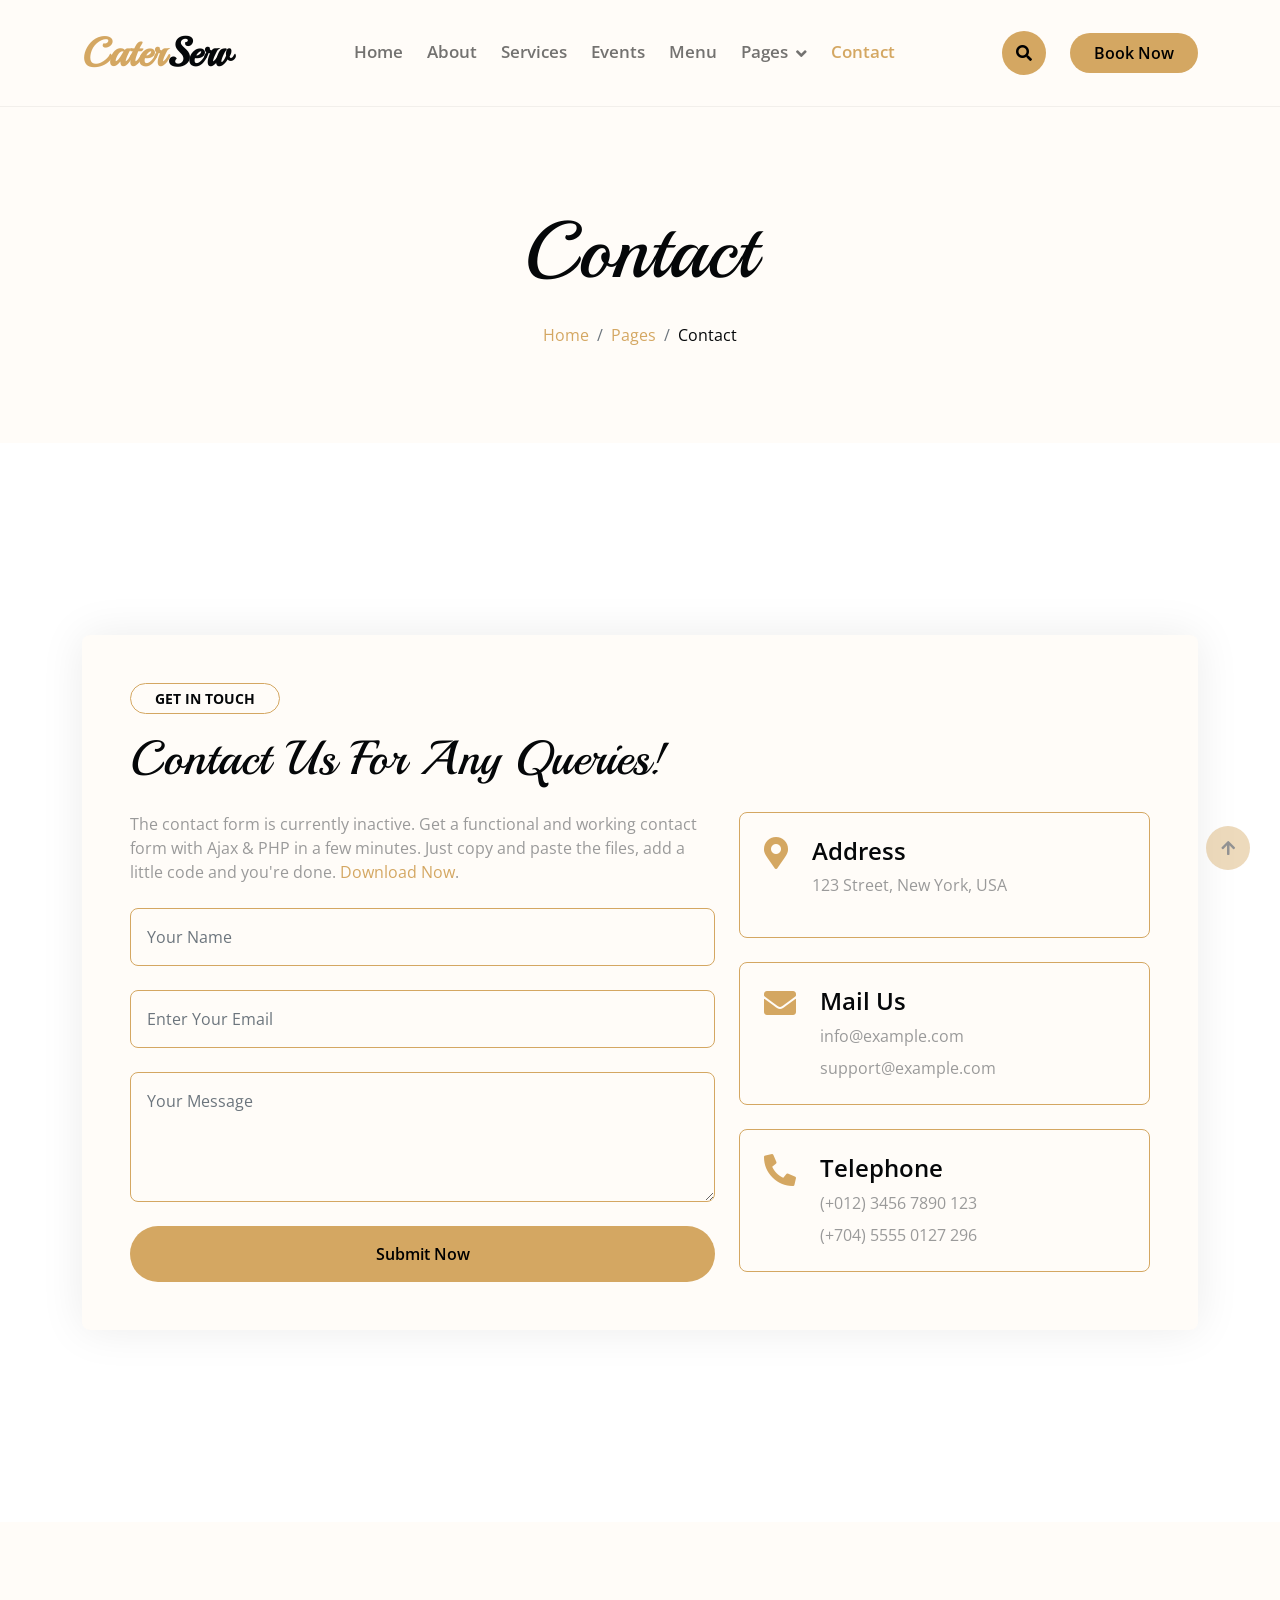
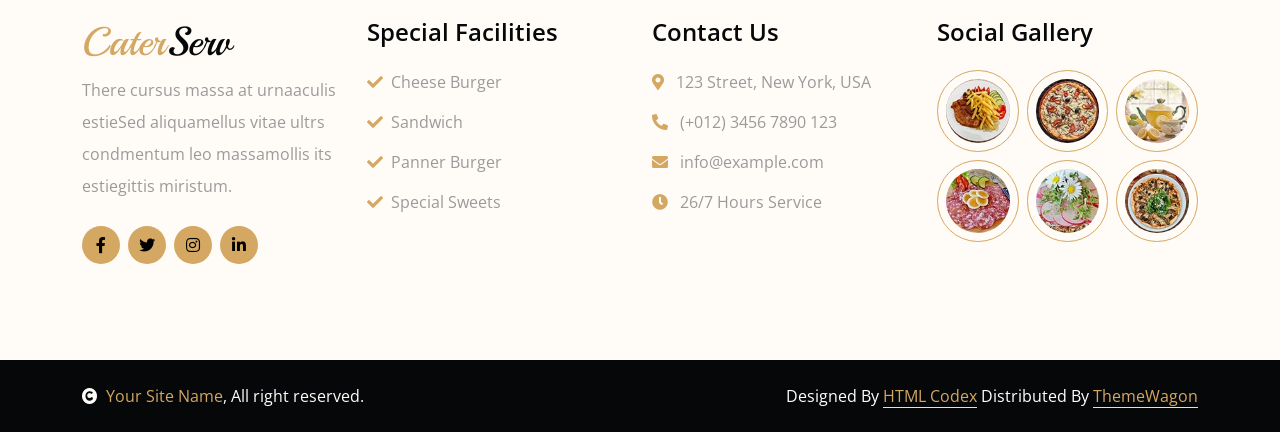
<file: contact.html>
<!DOCTYPE html>
<html lang="en">

    <head>
        <meta charset="utf-8">
        <title>CaterServ - Catering Services Website Template</title>
        <meta content="width=device-width, initial-scale=1.0" name="viewport">
        <meta content="" name="keywords">
        <meta content="" name="description">

        <!-- Google Web Fonts -->
        <link rel="preconnect" href="https://fonts.googleapis.com">
        <link rel="preconnect" href="https://fonts.gstatic.com" crossorigin>
        <link href="https://fonts.googleapis.com/css2?family=Open+Sans:wght@400;600&family=Playball&display=swap" rel="stylesheet">

        <!-- Icon Font Stylesheet -->
        <link rel="stylesheet" href="https://use.fontawesome.com/releases/v5.15.4/css/all.css"/>
        <link href="https://cdn.jsdelivr.net/npm/bootstrap-icons@1.4.1/font/bootstrap-icons.css" rel="stylesheet">

        <!-- Libraries Stylesheet -->
        <link href="lib/animate/animate.min.css" rel="stylesheet">
        <link href="lib/lightbox/css/lightbox.min.css" rel="stylesheet">
        <link href="lib/owlcarousel/owl.carousel.min.css" rel="stylesheet">

        <!-- Customized Bootstrap Stylesheet -->
        <link href="css/bootstrap.min.css" rel="stylesheet">

        <!-- Template Stylesheet -->
        <link href="css/style.css" rel="stylesheet">
    </head>

    <body>

        <!-- Spinner Start -->
        <div id="spinner" class="show w-100 vh-100 bg-white position-fixed translate-middle top-50 start-50  d-flex align-items-center justify-content-center">
            <div class="spinner-grow text-primary" role="status"></div>
        </div>
        <!-- Spinner End -->


        <!-- Navbar start -->
        <div class="container-fluid nav-bar">
            <div class="container">
                <nav class="navbar navbar-light navbar-expand-lg py-4">
                    <a href="index.html" class="navbar-brand">
                        <h1 class="text-primary fw-bold mb-0">Cater<span class="text-dark">Serv</span> </h1>
                    </a>
                    <button class="navbar-toggler py-2 px-3" type="button" data-bs-toggle="collapse" data-bs-target="#navbarCollapse">
                        <span class="fa fa-bars text-primary"></span>
                    </button>
                    <div class="collapse navbar-collapse" id="navbarCollapse">
                        <div class="navbar-nav mx-auto">
                            <a href="index.html" class="nav-item nav-link">Home</a>
                            <a href="about.html" class="nav-item nav-link">About</a>
                            <a href="service.html" class="nav-item nav-link">Services</a>
                            <a href="event.html" class="nav-item nav-link">Events</a>
                            <a href="menu.html" class="nav-item nav-link">Menu</a>
                            <div class="nav-item dropdown">
                                <a href="#" class="nav-link dropdown-toggle" data-bs-toggle="dropdown">Pages</a>
                                <div class="dropdown-menu bg-light">
                                    <a href="book.html" class="dropdown-item">Booking</a>
                                    <a href="blog.html" class="dropdown-item">Our Blog</a>
                                    <a href="team.html" class="dropdown-item">Our Team</a>
                                    <a href="testimonial.html" class="dropdown-item">Testimonial</a>
                                    <a href="404.html" class="dropdown-item">404 Page</a>
                                </div>
                            </div>
                            <a href="contact.html" class="nav-item nav-link active">Contact</a>
                        </div>
                        <button class="btn-search btn btn-primary btn-md-square me-4 rounded-circle d-none d-lg-inline-flex" data-bs-toggle="modal" data-bs-target="#searchModal"><i class="fas fa-search"></i></button>
                        <a href="" class="btn btn-primary py-2 px-4 d-none d-xl-inline-block rounded-pill">Book Now</a>
                    </div>
                </nav>
            </div>
        </div>
        <!-- Navbar End -->


        <!-- Modal Search Start -->
        <div class="modal fade" id="searchModal" tabindex="-1" aria-labelledby="exampleModalLabel" aria-hidden="true">
            <div class="modal-dialog modal-fullscreen">
                <div class="modal-content rounded-0">
                    <div class="modal-header">
                        <h5 class="modal-title" id="exampleModalLabel">Search by keyword</h5>
                        <button type="button" class="btn-close" data-bs-dismiss="modal" aria-label="Close"></button>
                    </div>
                    <div class="modal-body d-flex align-items-center">
                        <div class="input-group w-75 mx-auto d-flex">
                            <input type="search" class="form-control bg-transparent p-3" placeholder="keywords" aria-describedby="search-icon-1">
                            <span id="search-icon-1" class="input-group-text p-3"><i class="fa fa-search"></i></span>
                        </div>
                    </div>
                </div>
            </div>
        </div>
        <!-- Modal Search End -->


        <!-- Hero Start -->
        <div class="container-fluid bg-light py-6 my-6 mt-0">
            <div class="container text-center animated bounceInDown">
                <h1 class="display-1 mb-4">Contact</h1>
                <ol class="breadcrumb justify-content-center mb-0 animated bounceInDown">
                    <li class="breadcrumb-item"><a href="#">Home</a></li>
                    <li class="breadcrumb-item"><a href="#">Pages</a></li>
                    <li class="breadcrumb-item text-dark" aria-current="page">Contact</li>
                </ol>
            </div>
        </div>
        <!-- Hero End -->


        <!-- Contact Start -->
        <div class="container-fluid contact py-6 wow bounceInUp" data-wow-delay="0.1s">
            <div class="container">
                <div class="p-5 bg-light rounded contact-form">
                    <div class="row g-4">
                        <div class="col-12">
                            <small class="d-inline-block fw-bold text-dark text-uppercase bg-light border border-primary rounded-pill px-4 py-1 mb-3">Get in touch</small>
                            <h1 class="display-5 mb-0">Contact Us For Any Queries!</h1>
                        </div>
                        <div class="col-md-6 col-lg-7">
                            <p class="mb-4">The contact form is currently inactive. Get a functional and working contact form with Ajax & PHP in a few minutes. Just copy and paste the files, add a little code and you're done. <a href="https://htmlcodex.com/contact-form">Download Now</a>.</p>
                            <form>
                                <input type="text" class="w-100 form-control p-3 mb-4 border-primary bg-light" placeholder="Your Name">
                                <input type="email" class="w-100 form-control p-3 mb-4 border-primary bg-light" placeholder="Enter Your Email">
                                <textarea class="w-100 form-control mb-4 p-3 border-primary bg-light" rows="4" cols="10" placeholder="Your Message"></textarea>
                                <button class="w-100 btn btn-primary form-control p-3 border-primary bg-primary rounded-pill" type="submit">Submit Now</button>
                            </form>
                        </div>
                        <div class="col-md-6 col-lg-5">
                            <div>
                                <div class="d-inline-flex w-100 border border-primary p-4 rounded mb-4">
                                    <i class="fas fa-map-marker-alt fa-2x text-primary me-4"></i>
                                    <div class="">
                                        <h4>Address</h4>
                                        <p>123 Street, New York, USA</p>
                                    </div>
                                </div>
                                <div class="d-inline-flex w-100 border border-primary p-4 rounded mb-4">
                                    <i class="fas fa-envelope fa-2x text-primary me-4"></i>
                                    <div class="">
                                        <h4>Mail Us</h4>
                                        <p class="mb-2">info@example.com</p>
                                        <p class="mb-0">support@example.com</p>
                                    </div>
                                </div>
                                <div class="d-inline-flex w-100 border border-primary p-4 rounded">
                                    <i class="fa fa-phone-alt fa-2x text-primary me-4"></i>
                                    <div class="">
                                        <h4>Telephone</h4>
                                        <p class="mb-2">(+012) 3456 7890 123</p>
                                        <p class="mb-0">(+704) 5555 0127 296</p>
                                    </div>
                                </div>
                            </div>
                        </div>
                    </div>
                </div>
            </div>
        </div>
        <!-- Contact End -->


        <!-- Footer Start -->
        <div class="container-fluid footer py-6 my-6 mb-0 bg-light wow bounceInUp" data-wow-delay="0.1s">
            <div class="container">
                <div class="row">
                    <div class="col-lg-3 col-md-6">
                        <div class="footer-item">
                            <h1 class="text-primary">Cater<span class="text-dark">Serv</span></h1>
                            <p class="lh-lg mb-4">There cursus massa at urnaaculis estieSed aliquamellus vitae ultrs condmentum leo massamollis its estiegittis miristum.</p>
                            <div class="footer-icon d-flex">
                                <a class="btn btn-primary btn-sm-square me-2 rounded-circle" href=""><i class="fab fa-facebook-f"></i></a>
                                <a class="btn btn-primary btn-sm-square me-2 rounded-circle" href=""><i class="fab fa-twitter"></i></a>
                                <a href="#" class="btn btn-primary btn-sm-square me-2 rounded-circle"><i class="fab fa-instagram"></i></a>
                                <a href="#" class="btn btn-primary btn-sm-square rounded-circle"><i class="fab fa-linkedin-in"></i></a>
                            </div>
                        </div>
                    </div>
                    <div class="col-lg-3 col-md-6">
                        <div class="footer-item">
                            <h4 class="mb-4">Special Facilities</h4>
                            <div class="d-flex flex-column align-items-start">
                                <a class="text-body mb-3" href=""><i class="fa fa-check text-primary me-2"></i>Cheese Burger</a>
                                <a class="text-body mb-3" href=""><i class="fa fa-check text-primary me-2"></i>Sandwich</a>
                                <a class="text-body mb-3" href=""><i class="fa fa-check text-primary me-2"></i>Panner Burger</a>
                                <a class="text-body mb-3" href=""><i class="fa fa-check text-primary me-2"></i>Special Sweets</a>
                            </div>
                        </div>
                    </div>
                    <div class="col-lg-3 col-md-6">
                        <div class="footer-item">
                            <h4 class="mb-4">Contact Us</h4>
                            <div class="d-flex flex-column align-items-start">
                                <p><i class="fa fa-map-marker-alt text-primary me-2"></i> 123 Street, New York, USA</p>
                                <p><i class="fa fa-phone-alt text-primary me-2"></i> (+012) 3456 7890 123</p>
                                <p><i class="fas fa-envelope text-primary me-2"></i> info@example.com</p>
                                <p><i class="fa fa-clock text-primary me-2"></i> 26/7 Hours Service</p>
                            </div>
                        </div>
                    </div>
                    <div class="col-lg-3 col-md-6">
                        <div class="footer-item">
                            <h4 class="mb-4">Social Gallery</h4>
                            <div class="row g-2">
                                <div class="col-4">
                                     <img src="img/menu-01.jpg" class="img-fluid rounded-circle border border-primary p-2" alt="">
                                </div>
                                <div class="col-4">
                                     <img src="img/menu-02.jpg" class="img-fluid rounded-circle border border-primary p-2" alt="">
                                </div>
                                <div class="col-4">
                                     <img src="img/menu-03.jpg" class="img-fluid rounded-circle border border-primary p-2" alt="">
                                </div>
                                <div class="col-4">
                                     <img src="img/menu-04.jpg" class="img-fluid rounded-circle border border-primary p-2" alt="">
                                </div>
                                <div class="col-4">
                                     <img src="img/menu-05.jpg" class="img-fluid rounded-circle border border-primary p-2" alt="">
                                </div>
                                <div class="col-4">
                                     <img src="img/menu-06.jpg" class="img-fluid rounded-circle border border-primary p-2" alt="">
                                </div>
                            </div>
                        </div>
                    </div>
                </div>
            </div>
        </div>
        <!-- Footer End -->


        <!-- Copyright Start -->
        <div class="container-fluid copyright bg-dark py-4">
            <div class="container">
                <div class="row">
                    <div class="col-md-6 text-center text-md-start mb-3 mb-md-0">
                        <span class="text-light"><a href="#"><i class="fas fa-copyright text-light me-2"></i>Your Site Name</a>, All right reserved.</span>
                    </div>
                    <div class="col-md-6 my-auto text-center text-md-end text-white">
                        <!--/*** This template is free as long as you keep the below author’s credit link/attribution link/backlink. ***/-->
                        <!--/*** If you'd like to use the template without the below author’s credit link/attribution link/backlink, ***/-->
                        <!--/*** you can purchase the Credit Removal License from "https://htmlcodex.com/credit-removal". ***/-->
                        Designed By <a class="border-bottom" href="https://htmlcodex.com">HTML Codex</a> Distributed By <a class="border-bottom" href="https://themewagon.com">ThemeWagon</a>
                    </div>
                </div>
            </div>
        </div>
        <!-- Copyright End -->


        <!-- Back to Top -->
        <a href="#" class="btn btn-md-square btn-primary rounded-circle back-to-top"><i class="fa fa-arrow-up"></i></a>   

        
    <!-- JavaScript Libraries -->
    <script src="https://ajax.googleapis.com/ajax/libs/jquery/1.12.4/jquery.min.js"></script>
    <script src="https://cdn.jsdelivr.net/npm/bootstrap@5.0.0/dist/js/bootstrap.bundle.min.js"></script>
    <script src="lib/wow/wow.min.js"></script>
    <script src="lib/easing/easing.min.js"></script>
    <script src="lib/waypoints/waypoints.min.js"></script>
    <script src="lib/counterup/counterup.min.js"></script>
    <script src="lib/lightbox/js/lightbox.min.js"></script>
    <script src="lib/owlcarousel/owl.carousel.min.js"></script>

    <!-- Template Javascript -->
    <script src="js/main.js"></script>
    </body>

</html>
</file>
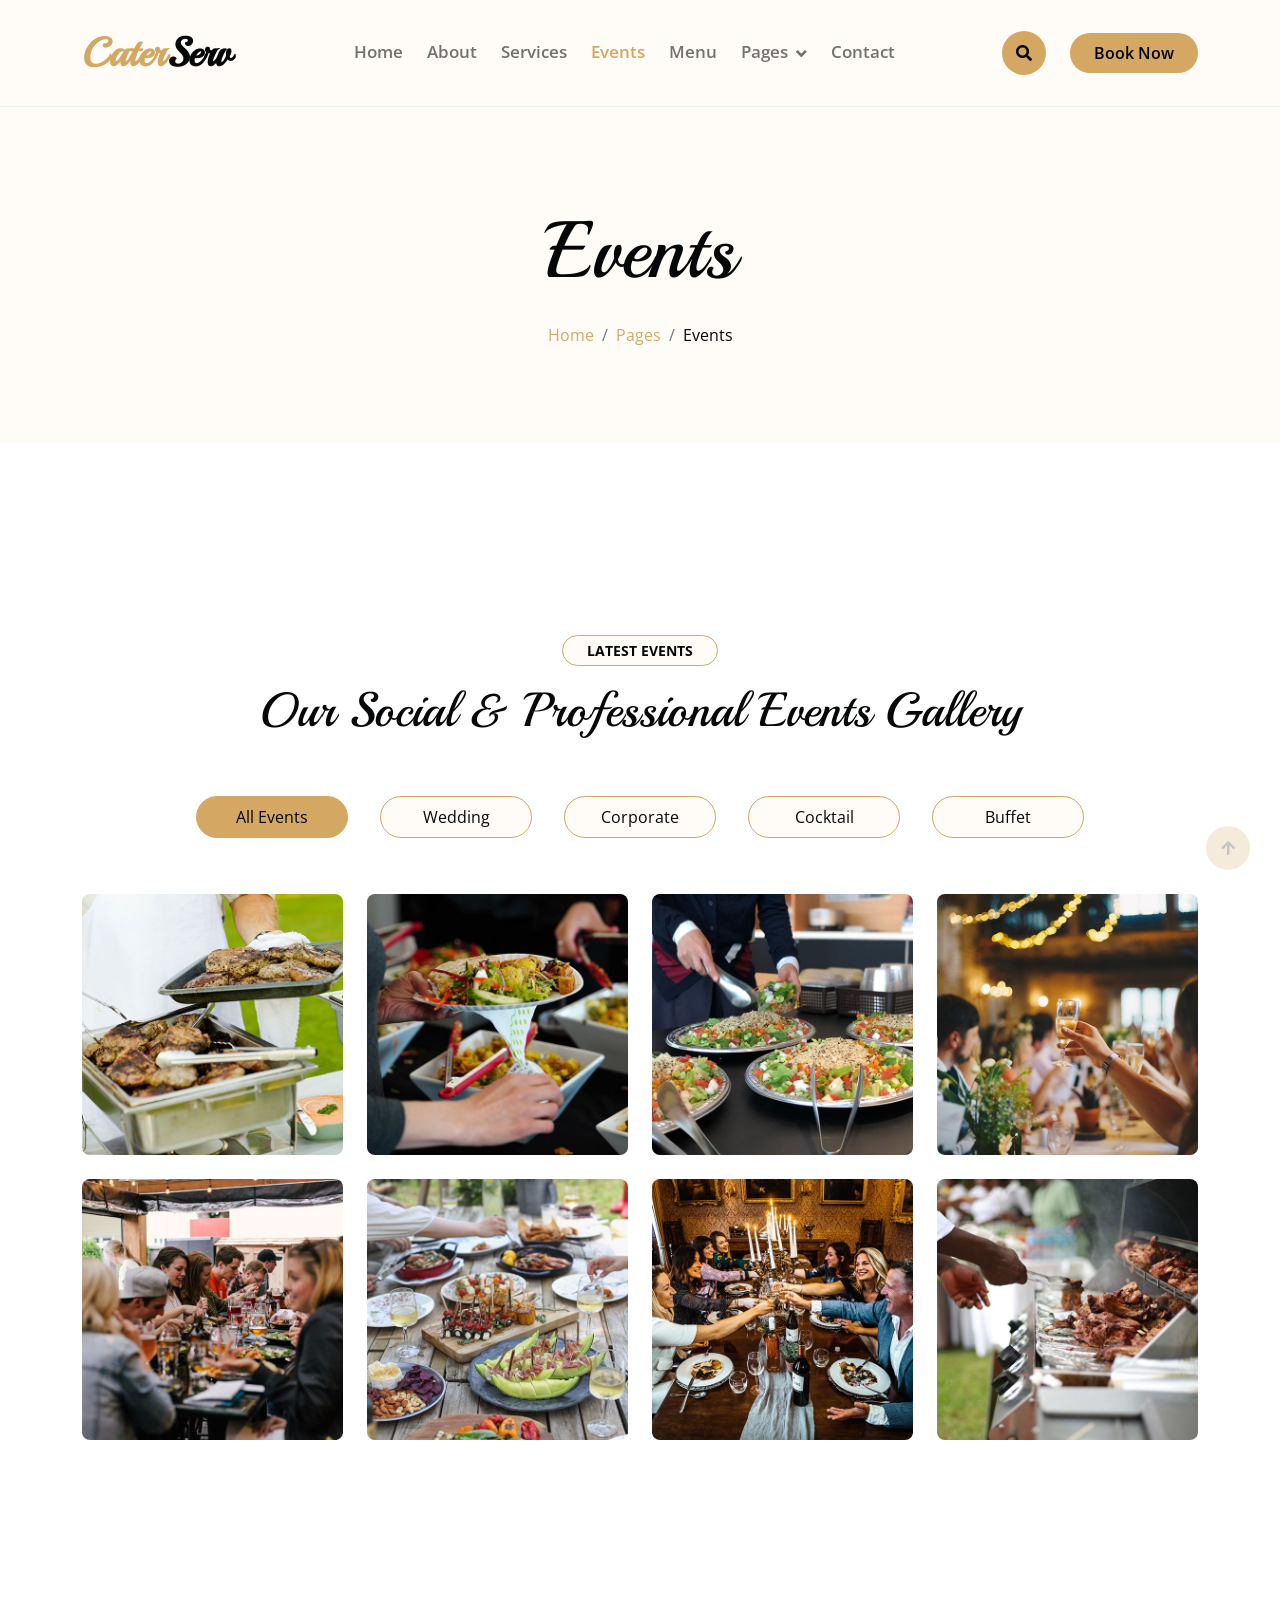
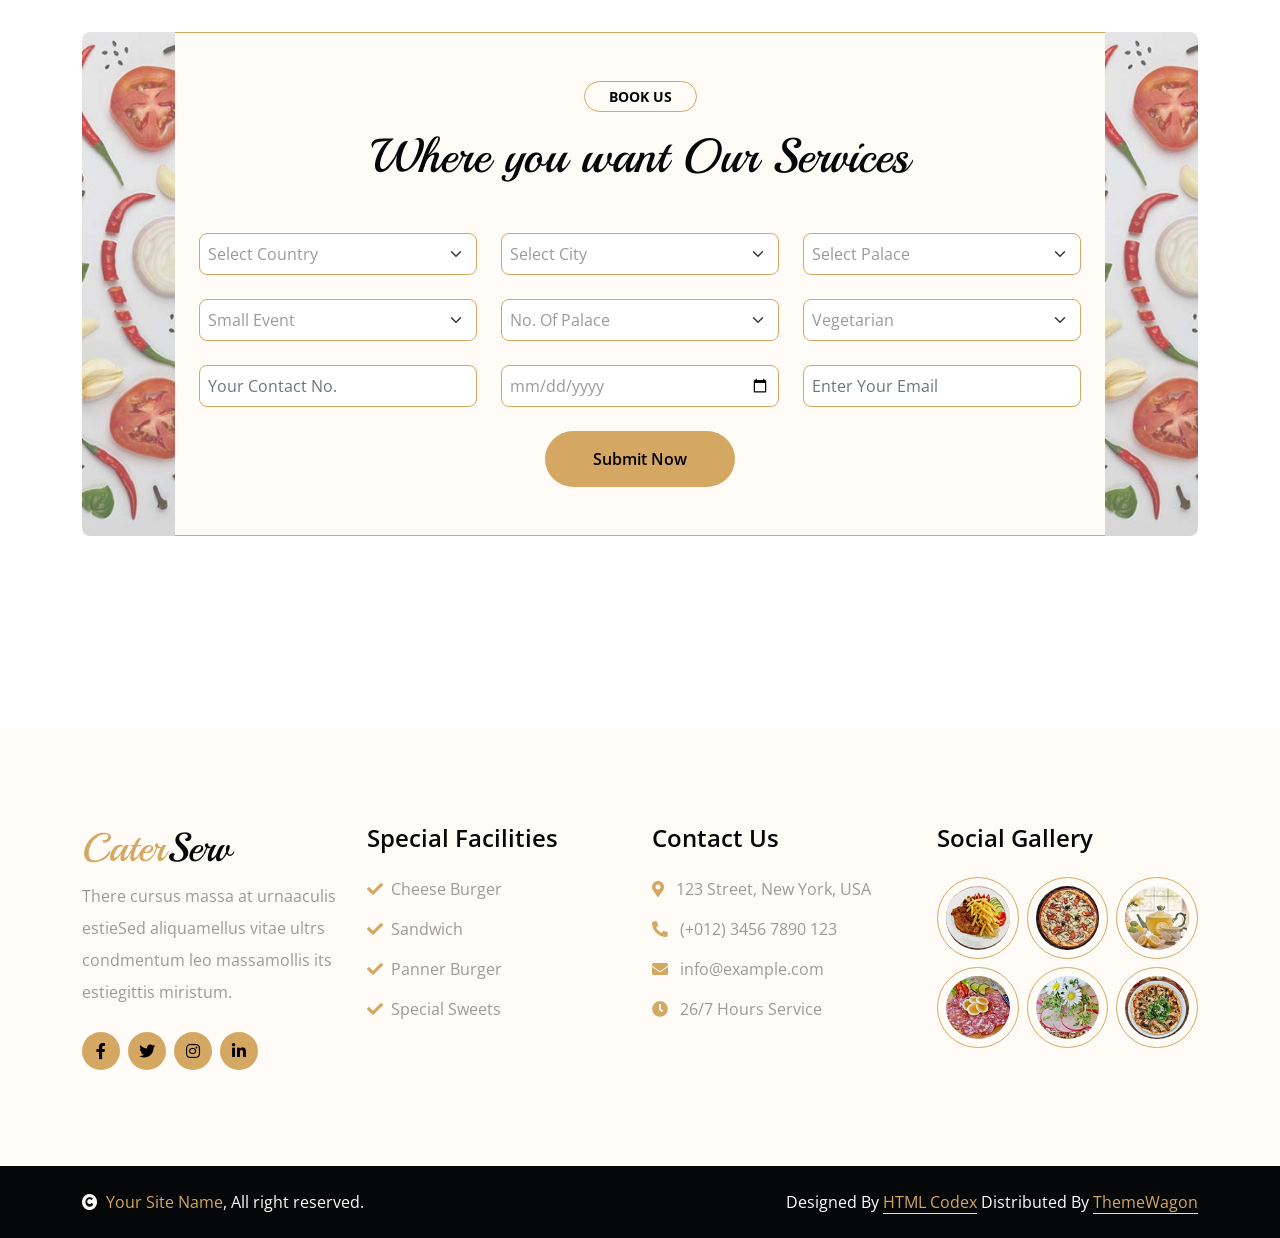
<file: event.html>
<!DOCTYPE html>
<html lang="en">

    <head>
        <meta charset="utf-8">
        <title>CaterServ - Catering Services Website Template</title>
        <meta content="width=device-width, initial-scale=1.0" name="viewport">
        <meta content="" name="keywords">
        <meta content="" name="description">

        <!-- Google Web Fonts -->
        <link rel="preconnect" href="https://fonts.googleapis.com">
        <link rel="preconnect" href="https://fonts.gstatic.com" crossorigin>
        <link href="https://fonts.googleapis.com/css2?family=Open+Sans:wght@400;600&family=Playball&display=swap" rel="stylesheet">

        <!-- Icon Font Stylesheet -->
        <link rel="stylesheet" href="https://use.fontawesome.com/releases/v5.15.4/css/all.css"/>
        <link href="https://cdn.jsdelivr.net/npm/bootstrap-icons@1.4.1/font/bootstrap-icons.css" rel="stylesheet">

        <!-- Libraries Stylesheet -->
        <link href="lib/animate/animate.min.css" rel="stylesheet">
        <link href="lib/lightbox/css/lightbox.min.css" rel="stylesheet">
        <link href="lib/owlcarousel/owl.carousel.min.css" rel="stylesheet">

        <!-- Customized Bootstrap Stylesheet -->
        <link href="css/bootstrap.min.css" rel="stylesheet">

        <!-- Template Stylesheet -->
        <link href="css/style.css" rel="stylesheet">
    </head>

    <body>

        <!-- Spinner Start -->
        <div id="spinner" class="show w-100 vh-100 bg-white position-fixed translate-middle top-50 start-50  d-flex align-items-center justify-content-center">
            <div class="spinner-grow text-primary" role="status"></div>
        </div>
        <!-- Spinner End -->


        <!-- Navbar start -->
        <div class="container-fluid nav-bar">
            <div class="container">
                <nav class="navbar navbar-light navbar-expand-lg py-4">
                    <a href="index.html" class="navbar-brand">
                        <h1 class="text-primary fw-bold mb-0">Cater<span class="text-dark">Serv</span> </h1>
                    </a>
                    <button class="navbar-toggler py-2 px-3" type="button" data-bs-toggle="collapse" data-bs-target="#navbarCollapse">
                        <span class="fa fa-bars text-primary"></span>
                    </button>
                    <div class="collapse navbar-collapse" id="navbarCollapse">
                        <div class="navbar-nav mx-auto">
                            <a href="index.html" class="nav-item nav-link">Home</a>
                            <a href="about.html" class="nav-item nav-link">About</a>
                            <a href="service.html" class="nav-item nav-link">Services</a>
                            <a href="event.html" class="nav-item nav-link active">Events</a>
                            <a href="menu.html" class="nav-item nav-link">Menu</a>
                            <div class="nav-item dropdown">
                                <a href="#" class="nav-link dropdown-toggle" data-bs-toggle="dropdown">Pages</a>
                                <div class="dropdown-menu bg-light">
                                    <a href="book.html" class="dropdown-item">Booking</a>
                                    <a href="blog.html" class="dropdown-item">Our Blog</a>
                                    <a href="team.html" class="dropdown-item">Our Team</a>
                                    <a href="testimonial.html" class="dropdown-item">Testimonial</a>
                                    <a href="404.html" class="dropdown-item">404 Page</a>
                                </div>
                            </div>
                            <a href="contact.html" class="nav-item nav-link">Contact</a>
                        </div>
                        <button class="btn-search btn btn-primary btn-md-square me-4 rounded-circle d-none d-lg-inline-flex" data-bs-toggle="modal" data-bs-target="#searchModal"><i class="fas fa-search"></i></button>
                        <a href="" class="btn btn-primary py-2 px-4 d-none d-xl-inline-block rounded-pill">Book Now</a>
                    </div>
                </nav>
            </div>
        </div>
        <!-- Navbar End -->


        <!-- Modal Search Start -->
        <div class="modal fade" id="searchModal" tabindex="-1" aria-labelledby="exampleModalLabel" aria-hidden="true">
            <div class="modal-dialog modal-fullscreen">
                <div class="modal-content rounded-0">
                    <div class="modal-header">
                        <h5 class="modal-title" id="exampleModalLabel">Search by keyword</h5>
                        <button type="button" class="btn-close" data-bs-dismiss="modal" aria-label="Close"></button>
                    </div>
                    <div class="modal-body d-flex align-items-center">
                        <div class="input-group w-75 mx-auto d-flex">
                            <input type="search" class="form-control bg-transparent p-3" placeholder="keywords" aria-describedby="search-icon-1">
                            <span id="search-icon-1" class="input-group-text p-3"><i class="fa fa-search"></i></span>
                        </div>
                    </div>
                </div>
            </div>
        </div>
        <!-- Modal Search End -->


        <!-- Hero Start -->
        <div class="container-fluid bg-light py-6 my-6 mt-0">
            <div class="container text-center animated bounceInDown">
                <h1 class="display-1 mb-4">Events</h1>
                <ol class="breadcrumb justify-content-center mb-0 animated bounceInDown">
                    <li class="breadcrumb-item"><a href="#">Home</a></li>
                    <li class="breadcrumb-item"><a href="#">Pages</a></li>
                    <li class="breadcrumb-item text-dark" aria-current="page">Events</li>
                </ol>
            </div>
        </div>
        <!-- Hero End -->


        <!-- Events Start -->
        <div class="container-fluid event py-6">
            <div class="container">
                <div class="text-center wow bounceInUp" data-wow-delay="0.1s">
                    <small class="d-inline-block fw-bold text-dark text-uppercase bg-light border border-primary rounded-pill px-4 py-1 mb-3">Latest Events</small>
                    <h1 class="display-5 mb-5">Our Social & Professional Events Gallery</h1>
                </div>
                <div class="tab-class text-center">
                    <ul class="nav nav-pills d-inline-flex justify-content-center mb-5 wow bounceInUp" data-wow-delay="0.1s">
                        <li class="nav-item p-2">
                            <a class="d-flex mx-2 py-2 border border-primary bg-light rounded-pill active" data-bs-toggle="pill" href="#tab-1">
                                <span class="text-dark" style="width: 150px;">All Events</span>
                            </a>
                        </li>
                        <li class="nav-item p-2">
                            <a class="d-flex py-2 mx-2 border border-primary bg-light rounded-pill" data-bs-toggle="pill" href="#tab-2">
                                <span class="text-dark" style="width: 150px;">Wedding</span>
                            </a>
                        </li>
                        <li class="nav-item p-2">
                            <a class="d-flex mx-2 py-2 border border-primary bg-light rounded-pill" data-bs-toggle="pill" href="#tab-3">
                                <span class="text-dark" style="width: 150px;">Corporate</span>
                            </a>
                        </li>
                        <li class="nav-item p-2">
                            <a class="d-flex mx-2 py-2 border border-primary bg-light rounded-pill" data-bs-toggle="pill" href="#tab-4">
                                <span class="text-dark" style="width: 150px;">Cocktail</span>
                            </a>
                        </li>
                        <li class="nav-item p-2">
                            <a class="d-flex mx-2 py-2 border border-primary bg-light rounded-pill" data-bs-toggle="pill" href="#tab-5">
                                <span class="text-dark" style="width: 150px;">Buffet</span>
                            </a>
                        </li>
                    </ul>
                    <div class="tab-content">
                        <div id="tab-1" class="tab-pane fade show p-0 active">
                            <div class="row g-4">
                                <div class="col-lg-12">
                                    <div class="row g-4">
                                        <div class="col-md-6 col-lg-3 wow bounceInUp" data-wow-delay="0.1s">
                                            <div class="event-img position-relative">
                                                <img class="img-fluid rounded w-100" src="img/event-1.jpg" alt="">
                                                <div class="event-overlay d-flex flex-column p-4">
                                                    <h4 class="me-auto">Wedding</h4>
                                                    <a href="img/event-1.jpg" data-lightbox="event-1" class="my-auto"><i class="fas fa-search-plus text-dark fa-2x"></i></a>
                                                </div>
                                            </div>
                                        </div>
                                        <div class="col-md-6 col-lg-3 wow bounceInUp" data-wow-delay="0.3s">
                                            <div class="event-img position-relative">
                                                <img class="img-fluid rounded w-100" src="img/event-2.jpg" alt="">
                                                <div class="event-overlay d-flex flex-column p-4">
                                                    <h4 class="me-auto">Corporate</h4>
                                                    <a href="img/event-2.jpg" data-lightbox="event-2" class="my-auto"><i class="fas fa-search-plus text-dark fa-2x"></i></a>
                                                </div>
                                            </div>
                                        </div>
                                        <div class="col-md-6 col-lg-3 wow bounceInUp" data-wow-delay="0.5s">
                                            <div class="event-img position-relative">
                                                <img class="img-fluid rounded w-100" src="img/event-3.jpg" alt="">
                                                <div class="event-overlay d-flex flex-column p-4">
                                                    <h4 class="me-auto">Wedding</h4>
                                                    <a href="img/event-3.jpg" data-lightbox="event-3" class="my-auto"><i class="fas fa-search-plus text-dark fa-2x"></i></a>
                                                </div>
                                            </div>
                                        </div>
                                        <div class="col-md-6 col-lg-3 wow bounceInUp" data-wow-delay="0.7s">
                                            <div class="event-img position-relative">
                                                <img class="img-fluid rounded w-100" src="img/event-4.jpg" alt="">
                                                <div class="event-overlay d-flex flex-column p-4">
                                                    <h4 class="me-auto">Buffet</h4>
                                                    <a href="img/event-4.jpg" data-lightbox="event-4" class="my-auto"><i class="fas fa-search-plus text-dark fa-2x"></i></a>
                                                </div>
                                            </div>
                                        </div>
                                        <div class="col-md-6 col-lg-3 wow bounceInUp" data-wow-delay="0.1s">
                                            <div class="event-img position-relative">
                                                <img class="img-fluid rounded w-100" src="img/event-5.jpg" alt="">
                                                <div class="event-overlay d-flex flex-column p-4">
                                                    <h4 class="me-auto">Cocktail</h4>
                                                    <a href="img/event-5.jpg" data-lightbox="event-5" class="my-auto"><i class="fas fa-search-plus text-dark fa-2x"></i></a>
                                                </div>
                                            </div>
                                        </div>
                                        <div class="col-md-6 col-lg-3 wow bounceInUp" data-wow-delay="0.3s">
                                            <div class="event-img position-relative">
                                                <img class="img-fluid rounded w-100" src="img/event-6.jpg" alt="">
                                                <div class="event-overlay d-flex flex-column p-4">
                                                    <h4 class="me-auto">Wedding</h4>
                                                    <a href="img/event-6.jpg" data-lightbox="event-6" class="my-auto"><i class="fas fa-search-plus text-dark fa-2x"></i></a>
                                                </div>
                                            </div>
                                        </div>
                                        <div class="col-md-6 col-lg-3 wow bounceInUp" data-wow-delay="0.5s">
                                            <div class="event-img position-relative">
                                                <img class="img-fluid rounded w-100" src="img/event-7.jpg" alt="">
                                                <div class="event-overlay d-flex flex-column p-4">
                                                    <h4 class="me-auto">Buffet</h4>
                                                    <a href="img/event-7.jpg" data-lightbox="event-7" class="my-auto"><i class="fas fa-search-plus text-dark fa-2x"></i></a>
                                                </div>
                                            </div>
                                        </div>
                                        <div class="col-md-6 col-lg-3 wow bounceInUp" data-wow-delay="0.7s">
                                            <div class="event-img position-relative">
                                                <img class="img-fluid rounded w-100" src="img/event-8.jpg" alt="">
                                                <div class="event-overlay d-flex flex-column p-4">
                                                    <h4 class="me-auto">Corporate</h4>
                                                    <a href="img/event-8.jpg" data-lightbox="event-17" class="my-auto"><i class="fas fa-search-plus text-dark fa-2x"></i></a>
                                                </div>
                                            </div>
                                        </div>
                                    </div>
                                </div>
                            </div>
                        </div>
                        <div id="tab-2" class="tab-pane fade show p-0">
                            <div class="row g-4">
                                <div class="col-lg-12">
                                    <div class="row g-4">
                                        <div class="col-md-6 col-lg-3">
                                            <div class="event-img position-relative">
                                                <img class="img-fluid rounded w-100" src="img/event-1.jpg" alt="">
                                                <div class="event-overlay d-flex flex-column p-4">
                                                    <h4 class="me-auto">Wedding</h4>
                                                    <a href="img/01.jpg" data-lightbox="event-8" class="my-auto"><i class="fas fa-search-plus text-dark fa-2x"></i></a>
                                                </div>
                                            </div>
                                        </div>
                                        <div class="col-md-6 col-lg-3">
                                            <div class="event-img position-relative">
                                                <img class="img-fluid rounded w-100" src="img/event-2.jpg" alt="">
                                                <div class="event-overlay d-flex flex-column p-4">
                                                    <h4 class="me-auto">Wedding</h4>
                                                    <a href="img/01.jpg" data-lightbox="event-9" class="my-auto"><i class="fas fa-search-plus text-dark fa-2x"></i></a>
                                                </div>
                                            </div>
                                        </div>
                                    </div>
                                </div>
                            </div>
                        </div>
                        <div id="tab-3" class="tab-pane fade show p-0">
                            <div class="row g-4">
                                <div class="col-lg-12">
                                    <div class="row g-4">
                                        <div class="col-md-6 col-lg-3">
                                            <div class="event-img position-relative">
                                                <img class="img-fluid rounded w-100" src="img/event-3.jpg" alt="">
                                                <div class="event-overlay d-flex flex-column p-4">
                                                    <h4 class="me-auto">Corporate</h4>
                                                    <a href="img/01.jpg" data-lightbox="event-10" class="my-auto"><i class="fas fa-search-plus text-dark fa-2x"></i></a>
                                                </div>
                                            </div>
                                        </div>
                                        <div class="col-md-6 col-lg-3">
                                            <div class="event-img position-relative">
                                                <img class="img-fluid rounded w-100" src="img/event-4.jpg" alt="">
                                                <div class="event-overlay d-flex flex-column p-4">
                                                    <h4 class="me-auto">Corporate</h4>
                                                    <a href="img/01.jpg" data-lightbox="event-11" class="my-auto"><i class="fas fa-search-plus text-dark fa-2x"></i></a>
                                                </div>
                                            </div>
                                        </div>
                                    </div>
                                </div>
                            </div>
                        </div>
                        <div id="tab-4" class="tab-pane fade show p-0">
                            <div class="row g-4">
                                <div class="col-lg-12">
                                    <div class="row g-4">
                                        <div class="col-md-6 col-lg-3">
                                            <div class="event-img position-relative">
                                                <img class="img-fluid rounded w-100" src="img/event-5.jpg" alt="">
                                                <div class="event-overlay d-flex flex-column p-4">
                                                    <h4 class="me-auto">Cocktail</h4>
                                                    <a href="img/01.jpg" data-lightbox="event-12" class="my-auto"><i class="fas fa-search-plus text-dark fa-2x"></i></a>
                                                </div>
                                            </div>
                                        </div>
                                        <div class="col-md-6 col-lg-3">
                                            <div class="event-img position-relative">
                                                <img class="img-fluid rounded w-100" src="img/event-6.jpg" alt="">
                                                <div class="event-overlay d-flex flex-column p-4">
                                                    <h4 class="me-auto">Cocktail</h4>
                                                    <a href="img/01.jpg" data-lightbox="event-13" class="my-auto"><i class="fas fa-search-plus text-dark fa-2x"></i></a>
                                                </div>
                                            </div>
                                        </div>
                                    </div>
                                </div>
                            </div>
                        </div>
                        <div id="tab-5" class="tab-pane fade show p-0">
                            <div class="row g-4">
                                <div class="col-lg-12">
                                    <div class="row g-4">
                                        <div class="col-md-6 col-lg-3">
                                            <div class="event-img position-relative">
                                                <img class="img-fluid rounded w-100" src="img/event-7.jpg" alt="">
                                                <div class="event-overlay d-flex flex-column p-4">
                                                    <h4 class="me-auto">Buffet</h4>
                                                    <a href="img/01.jpg" data-lightbox="event-14" class="my-auto"><i class="fas fa-search-plus text-dark fa-2x"></i></a>
                                                </div>
                                            </div>
                                        </div>
                                        <div class="col-md-6 col-lg-3">
                                            <div class="event-img position-relative">
                                                <img class="img-fluid rounded w-100" src="img/event-8.jpg" alt="">
                                                <div class="event-overlay d-flex flex-column p-4">
                                                    <h4 class="me-auto">Buffet</h4>
                                                    <a href="img/01.jpg" data-lightbox="event-15" class="my-auto"><i class="fas fa-search-plus text-dark fa-2x"></i></a>
                                                </div>
                                            </div>
                                        </div>
                                    </div>
                                </div>
                            </div>
                        </div>
                    </div>
                </div>
            </div>
        </div>
        <!-- Events End -->


        <!-- Book Us Start -->
        <div class="container-fluid contact py-6 wow bounceInUp" data-wow-delay="0.1s">
            <div class="container">
                <div class="row g-0">
                    <div class="col-1">
                        <img src="img/background-site.jpg" class="img-fluid h-100 w-100 rounded-start" style="object-fit: cover; opacity: 0.7;" alt="">
                    </div>
                    <div class="col-10">
                        <div class="border-bottom border-top border-primary bg-light py-5 px-4">
                            <div class="text-center">
                                <small class="d-inline-block fw-bold text-dark text-uppercase bg-light border border-primary rounded-pill px-4 py-1 mb-3">Book Us</small>
                                <h1 class="display-5 mb-5">Where you want Our Services</h1>
                            </div>
                            <div class="row g-4 form">
                                <div class="col-lg-4 col-md-6">
                                    <select class="form-select border-primary p-2" aria-label="Default select example">
                                        <option selected>Select Country</option>
                                        <option value="1">USA</option>
                                        <option value="2">UK</option>
                                        <option value="3">India</option>
                                    </select>
                                </div>
                                <div class="col-lg-4 col-md-6">
                                    <select class="form-select border-primary p-2" aria-label="Default select example">
                                        <option selected>Select City</option>
                                        <option value="1">Depend On Country</option>
                                        <option value="2">UK</option>
                                        <option value="3">India</option>
                                    </select>
                                </div>
                                <div class="col-lg-4 col-md-6">
                                    <select class="form-select border-primary p-2" aria-label="Default select example">
                                        <option selected>Select Palace</option>
                                        <option value="1">Depend On Country</option>
                                        <option value="2">UK</option>
                                        <option value="3">India</option>
                                    </select>
                                </div>
                                <div class="col-lg-4 col-md-6">
                                    <select class="form-select border-primary p-2" aria-label="Default select example">
                                        <option selected>Small Event</option>
                                        <option value="1">Event Type</option>
                                        <option value="2">Big Event</option>
                                        <option value="3">Small Event</option>
                                    </select>
                                </div>
                                <div class="col-lg-4 col-md-6">
                                    <select class="form-select border-primary p-2" aria-label="Default select example">
                                        <option selected>No. Of Palace</option>
                                        <option value="1">100-200</option>
                                        <option value="2">300-400</option>
                                        <option value="3">500-600</option>
                                        <option value="4">700-800</option>
                                        <option value="5">900-1000</option>
                                        <option value="6">1000+</option>
                                    </select>
                                </div>
                                <div class="col-lg-4 col-md-6">
                                    <select class="form-select border-primary p-2" aria-label="Default select example">
                                        <option selected>Vegetarian</option>
                                        <option value="1">Vegetarian</option>
                                        <option value="2">Non Vegetarian</option>
                                    </select>
                                </div>
                                <div class="col-lg-4 col-md-6">
                                    <input type="mobile" class="form-control border-primary p-2" placeholder="Your Contact No.">
                                </div>
                                <div class="col-lg-4 col-md-6">
                                    <input type="date" class="form-control border-primary p-2" placeholder="Select Date">
                                </div>
                                <div class="col-lg-4 col-md-6">
                                    <input type="email" class="form-control border-primary p-2" placeholder="Enter Your Email">
                                </div>
                                <div class="col-12 text-center">
                                    <button type="submit" class="btn btn-primary px-5 py-3 rounded-pill">Submit Now</button>
                                </div>
                            </div>
                        </div>
                    </div>
                    <div class="col-1">
                        <img src="img/background-site.jpg" class="img-fluid h-100 w-100 rounded-end" style="object-fit: cover; opacity: 0.7;" alt="">
                    </div>
                </div>
            </div>
        </div>
        <!-- Book Us End -->


        <!-- Footer Start -->
        <div class="container-fluid footer py-6 my-6 mb-0 bg-light wow bounceInUp" data-wow-delay="0.1s">
            <div class="container">
                <div class="row">
                    <div class="col-lg-3 col-md-6">
                        <div class="footer-item">
                            <h1 class="text-primary">Cater<span class="text-dark">Serv</span></h1>
                            <p class="lh-lg mb-4">There cursus massa at urnaaculis estieSed aliquamellus vitae ultrs condmentum leo massamollis its estiegittis miristum.</p>
                            <div class="footer-icon d-flex">
                                <a class="btn btn-primary btn-sm-square me-2 rounded-circle" href=""><i class="fab fa-facebook-f"></i></a>
                                <a class="btn btn-primary btn-sm-square me-2 rounded-circle" href=""><i class="fab fa-twitter"></i></a>
                                <a href="#" class="btn btn-primary btn-sm-square me-2 rounded-circle"><i class="fab fa-instagram"></i></a>
                                <a href="#" class="btn btn-primary btn-sm-square rounded-circle"><i class="fab fa-linkedin-in"></i></a>
                            </div>
                        </div>
                    </div>
                    <div class="col-lg-3 col-md-6">
                        <div class="footer-item">
                            <h4 class="mb-4">Special Facilities</h4>
                            <div class="d-flex flex-column align-items-start">
                                <a class="text-body mb-3" href=""><i class="fa fa-check text-primary me-2"></i>Cheese Burger</a>
                                <a class="text-body mb-3" href=""><i class="fa fa-check text-primary me-2"></i>Sandwich</a>
                                <a class="text-body mb-3" href=""><i class="fa fa-check text-primary me-2"></i>Panner Burger</a>
                                <a class="text-body mb-3" href=""><i class="fa fa-check text-primary me-2"></i>Special Sweets</a>
                            </div>
                        </div>
                    </div>
                    <div class="col-lg-3 col-md-6">
                        <div class="footer-item">
                            <h4 class="mb-4">Contact Us</h4>
                            <div class="d-flex flex-column align-items-start">
                                <p><i class="fa fa-map-marker-alt text-primary me-2"></i> 123 Street, New York, USA</p>
                                <p><i class="fa fa-phone-alt text-primary me-2"></i> (+012) 3456 7890 123</p>
                                <p><i class="fas fa-envelope text-primary me-2"></i> info@example.com</p>
                                <p><i class="fa fa-clock text-primary me-2"></i> 26/7 Hours Service</p>
                            </div>
                        </div>
                    </div>
                    <div class="col-lg-3 col-md-6">
                        <div class="footer-item">
                            <h4 class="mb-4">Social Gallery</h4>
                            <div class="row g-2">
                                <div class="col-4">
                                     <img src="img/menu-01.jpg" class="img-fluid rounded-circle border border-primary p-2" alt="">
                                </div>
                                <div class="col-4">
                                     <img src="img/menu-02.jpg" class="img-fluid rounded-circle border border-primary p-2" alt="">
                                </div>
                                <div class="col-4">
                                     <img src="img/menu-03.jpg" class="img-fluid rounded-circle border border-primary p-2" alt="">
                                </div>
                                <div class="col-4">
                                     <img src="img/menu-04.jpg" class="img-fluid rounded-circle border border-primary p-2" alt="">
                                </div>
                                <div class="col-4">
                                     <img src="img/menu-05.jpg" class="img-fluid rounded-circle border border-primary p-2" alt="">
                                </div>
                                <div class="col-4">
                                     <img src="img/menu-06.jpg" class="img-fluid rounded-circle border border-primary p-2" alt="">
                                </div>
                            </div>
                        </div>
                    </div>
                </div>
            </div>
        </div>
        <!-- Footer End -->


        <!-- Copyright Start -->
        <div class="container-fluid copyright bg-dark py-4">
            <div class="container">
                <div class="row">
                    <div class="col-md-6 text-center text-md-start mb-3 mb-md-0">
                        <span class="text-light"><a href="#"><i class="fas fa-copyright text-light me-2"></i>Your Site Name</a>, All right reserved.</span>
                    </div>
                    <div class="col-md-6 my-auto text-center text-md-end text-white">
                        <!--/*** This template is free as long as you keep the below author’s credit link/attribution link/backlink. ***/-->
                        <!--/*** If you'd like to use the template without the below author’s credit link/attribution link/backlink, ***/-->
                        <!--/*** you can purchase the Credit Removal License from "https://htmlcodex.com/credit-removal". ***/-->
                        Designed By <a class="border-bottom" href="https://htmlcodex.com">HTML Codex</a> Distributed By <a class="border-bottom" href="https://themewagon.com">ThemeWagon</a>
                    </div>
                </div>
            </div>
        </div>
        <!-- Copyright End -->


        <!-- Back to Top -->
        <a href="#" class="btn btn-md-square btn-primary rounded-circle back-to-top"><i class="fa fa-arrow-up"></i></a>   

        
    <!-- JavaScript Libraries -->
    <script src="https://ajax.googleapis.com/ajax/libs/jquery/1.12.4/jquery.min.js"></script>
    <script src="https://cdn.jsdelivr.net/npm/bootstrap@5.0.0/dist/js/bootstrap.bundle.min.js"></script>
    <script src="lib/wow/wow.min.js"></script>
    <script src="lib/easing/easing.min.js"></script>
    <script src="lib/waypoints/waypoints.min.js"></script>
    <script src="lib/counterup/counterup.min.js"></script>
    <script src="lib/lightbox/js/lightbox.min.js"></script>
    <script src="lib/owlcarousel/owl.carousel.min.js"></script>

    <!-- Template Javascript -->
    <script src="js/main.js"></script>
    </body>

</html>
</file>
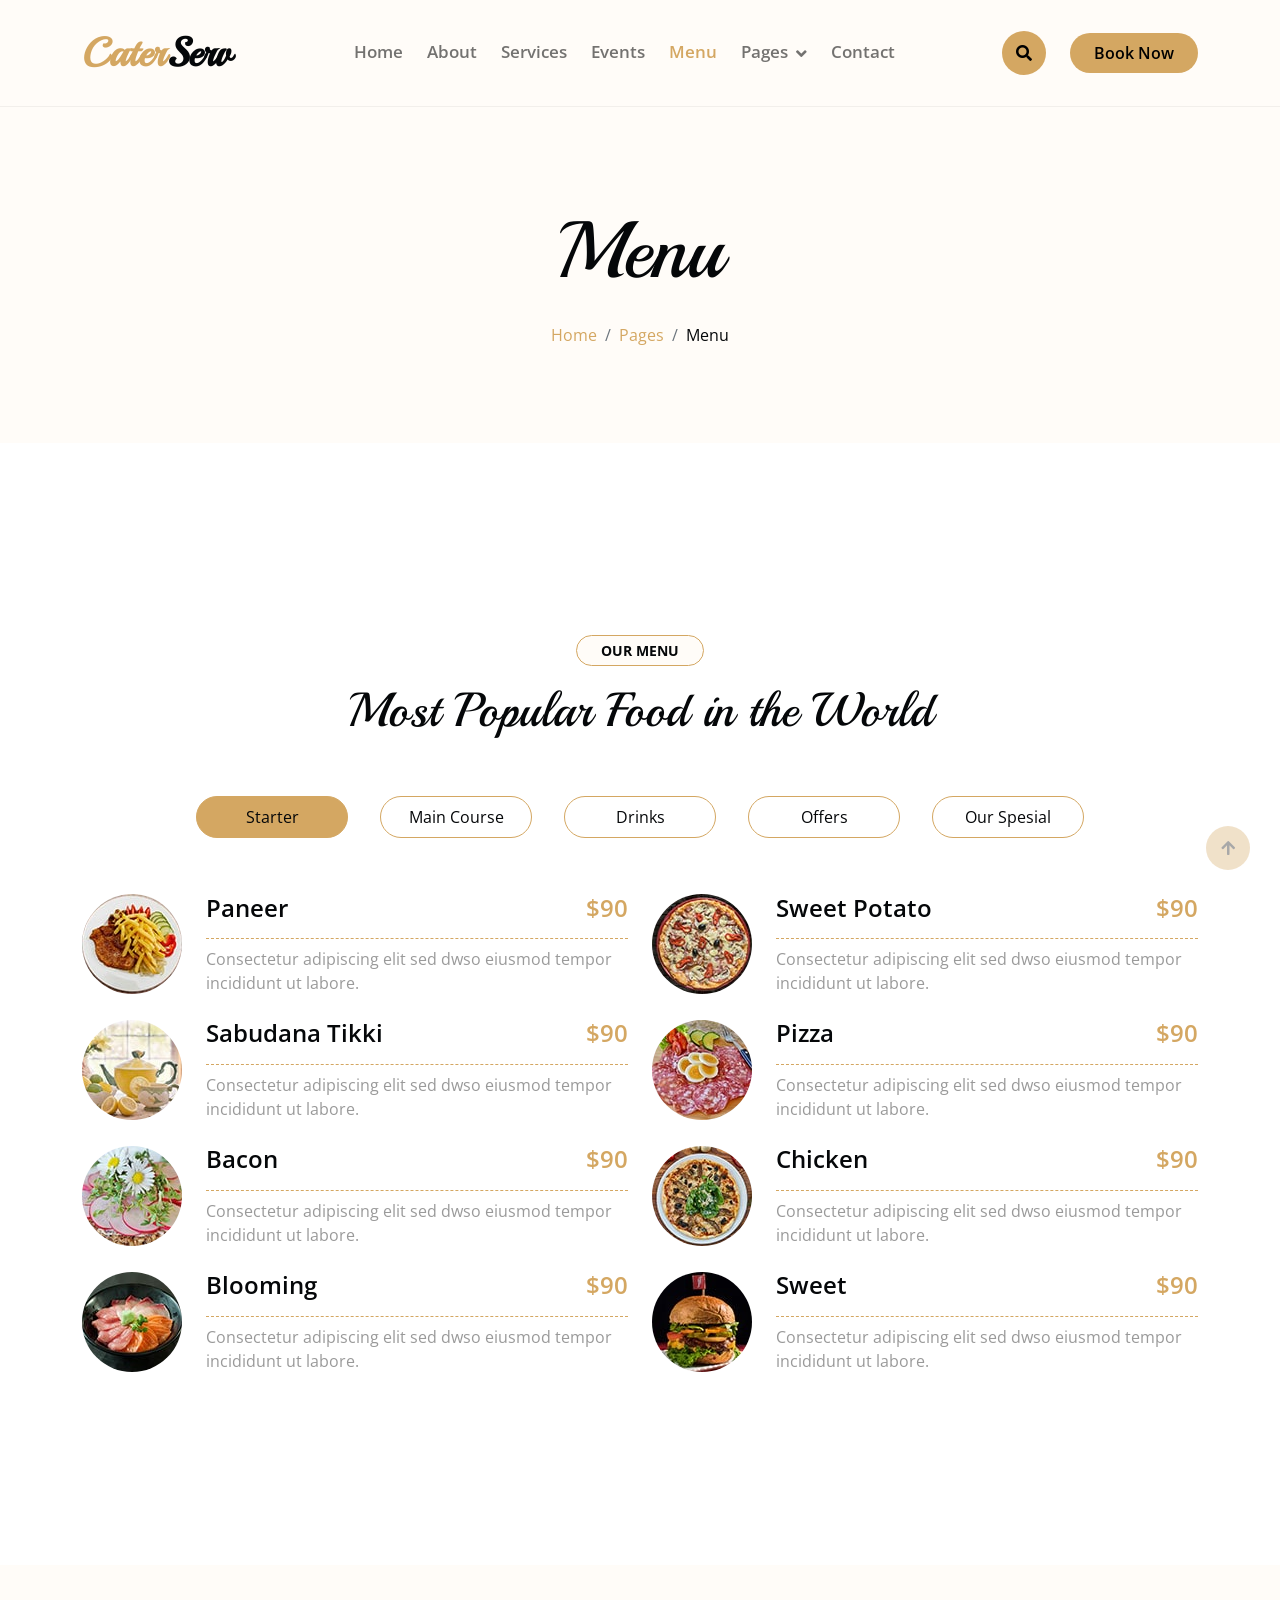
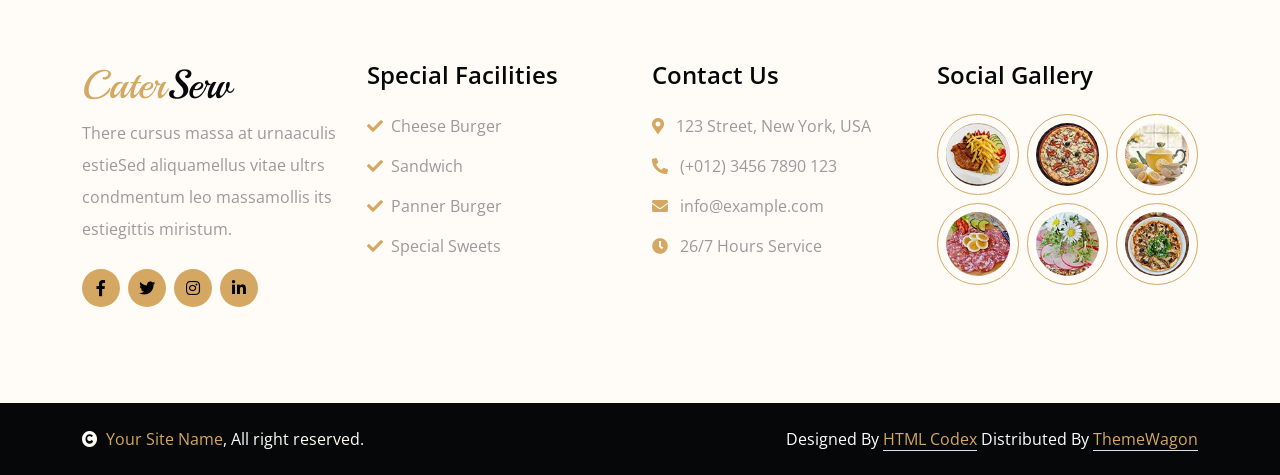
<file: menu.html>
<!DOCTYPE html>
<html lang="en">

    <head>
        <meta charset="utf-8">
        <title>CaterServ - Catering Services Website Template</title>
        <meta content="width=device-width, initial-scale=1.0" name="viewport">
        <meta content="" name="keywords">
        <meta content="" name="description">

        <!-- Google Web Fonts -->
        <link rel="preconnect" href="https://fonts.googleapis.com">
        <link rel="preconnect" href="https://fonts.gstatic.com" crossorigin>
        <link href="https://fonts.googleapis.com/css2?family=Open+Sans:wght@400;600&family=Playball&display=swap" rel="stylesheet">

        <!-- Icon Font Stylesheet -->
        <link rel="stylesheet" href="https://use.fontawesome.com/releases/v5.15.4/css/all.css"/>
        <link href="https://cdn.jsdelivr.net/npm/bootstrap-icons@1.4.1/font/bootstrap-icons.css" rel="stylesheet">

        <!-- Libraries Stylesheet -->
        <link href="lib/animate/animate.min.css" rel="stylesheet">
        <link href="lib/lightbox/css/lightbox.min.css" rel="stylesheet">
        <link href="lib/owlcarousel/owl.carousel.min.css" rel="stylesheet">

        <!-- Customized Bootstrap Stylesheet -->
        <link href="css/bootstrap.min.css" rel="stylesheet">

        <!-- Template Stylesheet -->
        <link href="css/style.css" rel="stylesheet">
    </head>

    <body>

        <!-- Spinner Start -->
        <div id="spinner" class="show w-100 vh-100 bg-white position-fixed translate-middle top-50 start-50  d-flex align-items-center justify-content-center">
            <div class="spinner-grow text-primary" role="status"></div>
        </div>
        <!-- Spinner End -->


        <!-- Navbar start -->
        <div class="container-fluid nav-bar">
            <div class="container">
                <nav class="navbar navbar-light navbar-expand-lg py-4">
                    <a href="index.html" class="navbar-brand">
                        <h1 class="text-primary fw-bold mb-0">Cater<span class="text-dark">Serv</span> </h1>
                    </a>
                    <button class="navbar-toggler py-2 px-3" type="button" data-bs-toggle="collapse" data-bs-target="#navbarCollapse">
                        <span class="fa fa-bars text-primary"></span>
                    </button>
                    <div class="collapse navbar-collapse" id="navbarCollapse">
                        <div class="navbar-nav mx-auto">
                            <a href="index.html" class="nav-item nav-link">Home</a>
                            <a href="about.html" class="nav-item nav-link">About</a>
                            <a href="service.html" class="nav-item nav-link">Services</a>
                            <a href="event.html" class="nav-item nav-link">Events</a>
                            <a href="menu.html" class="nav-item nav-link active">Menu</a>
                            <div class="nav-item dropdown">
                                <a href="#" class="nav-link dropdown-toggle" data-bs-toggle="dropdown">Pages</a>
                                <div class="dropdown-menu bg-light">
                                    <a href="book.html" class="dropdown-item">Booking</a>
                                    <a href="blog.html" class="dropdown-item">Our Blog</a>
                                    <a href="team.html" class="dropdown-item">Our Team</a>
                                    <a href="testimonial.html" class="dropdown-item">Testimonial</a>
                                    <a href="404.html" class="dropdown-item">404 Page</a>
                                </div>
                            </div>
                            <a href="contact.html" class="nav-item nav-link">Contact</a>
                        </div>
                        <button class="btn-search btn btn-primary btn-md-square me-4 rounded-circle d-none d-lg-inline-flex" data-bs-toggle="modal" data-bs-target="#searchModal"><i class="fas fa-search"></i></button>
                        <a href="" class="btn btn-primary py-2 px-4 d-none d-xl-inline-block rounded-pill">Book Now</a>
                    </div>
                </nav>
            </div>
        </div>
        <!-- Navbar End -->


        <!-- Modal Search Start -->
        <div class="modal fade" id="searchModal" tabindex="-1" aria-labelledby="exampleModalLabel" aria-hidden="true">
            <div class="modal-dialog modal-fullscreen">
                <div class="modal-content rounded-0">
                    <div class="modal-header">
                        <h5 class="modal-title" id="exampleModalLabel">Search by keyword</h5>
                        <button type="button" class="btn-close" data-bs-dismiss="modal" aria-label="Close"></button>
                    </div>
                    <div class="modal-body d-flex align-items-center">
                        <div class="input-group w-75 mx-auto d-flex">
                            <input type="search" class="form-control bg-transparent p-3" placeholder="keywords" aria-describedby="search-icon-1">
                            <span id="search-icon-1" class="input-group-text p-3"><i class="fa fa-search"></i></span>
                        </div>
                    </div>
                </div>
            </div>
        </div>
        <!-- Modal Search End -->


        <!-- Hero Start -->
        <div class="container-fluid bg-light py-6 my-6 mt-0">
            <div class="container text-center animated bounceInDown">
                <h1 class="display-1 mb-4">Menu</h1>
                <ol class="breadcrumb justify-content-center mb-0 animated bounceInDown">
                    <li class="breadcrumb-item"><a href="#">Home</a></li>
                    <li class="breadcrumb-item"><a href="#">Pages</a></li>
                    <li class="breadcrumb-item text-dark" aria-current="page">Menu</li>
                </ol>
            </div>
        </div>
        <!-- Hero End -->


        <!-- Menu Start -->
        <div class="container-fluid menu py-6">
            <div class="container">
                <div class="text-center wow bounceInUp" data-wow-delay="0.1s">
                    <small class="d-inline-block fw-bold text-dark text-uppercase bg-light border border-primary rounded-pill px-4 py-1 mb-3">Our Menu</small>
                    <h1 class="display-5 mb-5">Most Popular Food in the World</h1>
                </div>
                <div class="tab-class text-center">
                    <ul class="nav nav-pills d-inline-flex justify-content-center mb-5 wow bounceInUp" data-wow-delay="0.1s">
                        <li class="nav-item p-2">
                            <a class="d-flex py-2 mx-2 border border-primary bg-white rounded-pill active" data-bs-toggle="pill" href="#tab-6">
                                <span class="text-dark" style="width: 150px;">Starter</span>
                            </a>
                        </li>
                        <li class="nav-item p-2">
                            <a class="d-flex py-2 mx-2 border border-primary bg-white rounded-pill" data-bs-toggle="pill" href="#tab-7">
                                <span class="text-dark" style="width: 150px;">Main Course</span>
                            </a>
                        </li>
                        <li class="nav-item p-2">
                            <a class="d-flex py-2 mx-2 border border-primary bg-white rounded-pill" data-bs-toggle="pill" href="#tab-8">
                                <span class="text-dark" style="width: 150px;">Drinks</span>
                            </a>
                        </li>
                        <li class="nav-item p-2">
                            <a class="d-flex py-2 mx-2 border border-primary bg-white rounded-pill" data-bs-toggle="pill" href="#tab-9">
                                <span class="text-dark" style="width: 150px;">Offers</span>
                            </a>
                        </li>
                        <li class="nav-item p-2">
                            <a class="d-flex py-2 mx-2 border border-primary bg-white rounded-pill" data-bs-toggle="pill" href="#tab-10">
                                <span class="text-dark" style="width: 150px;">Our Spesial</span>
                            </a>
                        </li>
                    </ul>
                    <div class="tab-content">
                        <div id="tab-6" class="tab-pane fade show p-0 active">
                            <div class="row g-4">
                                <div class="col-lg-6 wow bounceInUp" data-wow-delay="0.1s">
                                    <div class="menu-item d-flex align-items-center">
                                        <img class="flex-shrink-0 img-fluid rounded-circle" src="img/menu-01.jpg" alt="">
                                        <div class="w-100 d-flex flex-column text-start ps-4">
                                            <div class="d-flex justify-content-between border-bottom border-primary pb-2 mb-2">
                                                <h4>Paneer</h4>
                                                <h4 class="text-primary">$90</h4>
                                            </div>
                                            <p class="mb-0">Consectetur adipiscing elit sed dwso eiusmod tempor incididunt ut labore.</p>
                                        </div>
                                    </div>
                                </div>
                                <div class="col-lg-6 wow bounceInUp" data-wow-delay="0.2s">
                                    <div class="menu-item d-flex align-items-center">
                                        <img class="flex-shrink-0 img-fluid rounded-circle" src="img/menu-02.jpg" alt="">
                                        <div class="w-100 d-flex flex-column text-start ps-4">
                                            <div class="d-flex justify-content-between border-bottom border-primary pb-2 mb-2">
                                                <h4>Sweet Potato</h4>
                                                <h4 class="text-primary">$90</h4>
                                            </div>
                                            <p class="mb-0">Consectetur adipiscing elit sed dwso eiusmod tempor incididunt ut labore.</p>
                                        </div>
                                    </div>
                                </div>
                                <div class="col-lg-6 wow bounceInUp" data-wow-delay="0.3s">
                                    <div class="menu-item d-flex align-items-center">
                                        <img class="flex-shrink-0 img-fluid rounded-circle" src="img/menu-03.jpg" alt="">
                                        <div class="w-100 d-flex flex-column text-start ps-4">
                                            <div class="d-flex justify-content-between border-bottom border-primary pb-2 mb-2">
                                                <h4>Sabudana Tikki</h4>
                                                <h4 class="text-primary">$90</h4>
                                            </div>
                                            <p class="mb-0">Consectetur adipiscing elit sed dwso eiusmod tempor incididunt ut labore.</p>
                                        </div>
                                    </div>
                                </div>
                                <div class="col-lg-6 wow bounceInUp" data-wow-delay="0.4s">
                                    <div class="menu-item d-flex align-items-center">
                                        <img class="flex-shrink-0 img-fluid rounded-circle" src="img/menu-04.jpg" alt="">
                                        <div class="w-100 d-flex flex-column text-start ps-4">
                                            <div class="d-flex justify-content-between border-bottom border-primary pb-2 mb-2">
                                                <h4>Pizza</h4>
                                                <h4 class="text-primary">$90</h4>
                                            </div>
                                            <p class="mb-0">Consectetur adipiscing elit sed dwso eiusmod tempor incididunt ut labore.</p>
                                        </div>
                                    </div>
                                </div>
                                <div class="col-lg-6 wow bounceInUp" data-wow-delay="0.5s">
                                    <div class="menu-item d-flex align-items-center">
                                        <img class="flex-shrink-0 img-fluid rounded-circle" src="img/menu-05.jpg" alt="">
                                        <div class="w-100 d-flex flex-column text-start ps-4">
                                            <div class="d-flex justify-content-between border-bottom border-primary pb-2 mb-2">
                                                <h4>Bacon</h4>
                                                <h4 class="text-primary">$90</h4>
                                            </div>
                                            <p class="mb-0">Consectetur adipiscing elit sed dwso eiusmod tempor incididunt ut labore.</p>
                                        </div>
                                    </div>
                                </div>
                                <div class="col-lg-6 wow bounceInUp" data-wow-delay="0.6s">
                                    <div class="menu-item d-flex align-items-center">
                                        <img class="flex-shrink-0 img-fluid rounded-circle" src="img/menu-06.jpg" alt="">
                                        <div class="w-100 d-flex flex-column text-start ps-4">
                                            <div class="d-flex justify-content-between border-bottom border-primary pb-2 mb-2">
                                                <h4>Chicken</h4>
                                                <h4 class="text-primary">$90</h4>
                                            </div>
                                            <p class="mb-0">Consectetur adipiscing elit sed dwso eiusmod tempor incididunt ut labore.</p>
                                        </div>
                                    </div>
                                </div>
                                <div class="col-lg-6 wow bounceInUp" data-wow-delay="0.7s">
                                    <div class="menu-item d-flex align-items-center">
                                        <img class="flex-shrink-0 img-fluid rounded-circle" src="img/menu-07.jpg" alt="">
                                        <div class="w-100 d-flex flex-column text-start ps-4">
                                            <div class="d-flex justify-content-between border-bottom border-primary pb-2 mb-2">
                                                <h4>Blooming</h4>
                                                <h4 class="text-primary">$90</h4>
                                            </div>
                                            <p class="mb-0">Consectetur adipiscing elit sed dwso eiusmod tempor incididunt ut labore.</p>
                                        </div>
                                    </div>
                                </div>
                                <div class="col-lg-6 wow bounceInUp" data-wow-delay="0.8s">
                                    <div class="menu-item d-flex align-items-center">
                                        <img class="flex-shrink-0 img-fluid rounded-circle" src="img/menu-08.jpg" alt="">
                                        <div class="w-100 d-flex flex-column text-start ps-4">
                                            <div class="d-flex justify-content-between border-bottom border-primary pb-2 mb-2">
                                                <h4>Sweet</h4>
                                                <h4 class="text-primary">$90</h4>
                                            </div>
                                            <p class="mb-0">Consectetur adipiscing elit sed dwso eiusmod tempor incididunt ut labore.</p>
                                        </div>
                                    </div>
                                </div>
                            </div>
                        </div>
                        <div id="tab-7" class="tab-pane fade show p-0">
                            <div class="row g-4">
                                <div class="col-lg-6">
                                    <div class="menu-item d-flex align-items-center">
                                        <img class="flex-shrink-0 img-fluid rounded-circle" src="img/menu-01.jpg" alt="">
                                        <div class="w-100 d-flex flex-column text-start ps-4">
                                            <div class="d-flex justify-content-between border-bottom border-primary pb-2 mb-2">
                                                <h4>Argentinian</h4>
                                                <h4 class="text-primary">$90</h4>
                                            </div>
                                            <p class="mb-0">Consectetur adipiscing elit sed dwso eiusmod tempor incididunt ut labore.</p>
                                        </div>
                                    </div>
                                </div>
                                <div class="col-lg-6">
                                    <div class="menu-item d-flex align-items-center">
                                        <img class="flex-shrink-0 img-fluid rounded-circle" src="img/menu-03.jpg" alt="">
                                        <div class="w-100 d-flex flex-column text-start ps-4">
                                            <div class="d-flex justify-content-between border-bottom border-primary pb-2 mb-2">
                                                <h4>Crispy</h4>
                                                <h4 class="text-primary">$90</h4>
                                            </div>
                                            <p class="mb-0">Consectetur adipiscing elit sed dwso eiusmod tempor incididunt ut labore.</p>
                                        </div>
                                    </div>
                                </div>
                                <div class="col-lg-6">
                                    <div class="menu-item d-flex align-items-center">
                                        <img class="flex-shrink-0 img-fluid rounded-circle" src="img/menu-05.jpg" alt="">
                                        <div class="w-100 d-flex flex-column text-start ps-4">
                                            <div class="d-flex justify-content-between border-bottom border-primary pb-2 mb-2">
                                                <h4>Sabudana Tikki</h4>
                                                <h4 class="text-primary">$90</h4>
                                            </div>
                                            <p class="mb-0">Consectetur adipiscing elit sed dwso eiusmod tempor incididunt ut labore.</p>
                                        </div>
                                    </div>
                                </div>
                                <div class="col-lg-6">
                                    <div class="menu-item d-flex align-items-center">
                                        <img class="flex-shrink-0 img-fluid rounded-circle" src="img/menu-07.jpg" alt="">
                                        <div class="w-100 d-flex flex-column text-start ps-4">
                                            <div class="d-flex justify-content-between border-bottom border-primary pb-2 mb-2">
                                                <h4>Blooming</h4>
                                                <h4 class="text-primary">$90</h4>
                                            </div>
                                            <p class="mb-0">Consectetur adipiscing elit sed dwso eiusmod tempor incididunt ut labore.</p>
                                        </div>
                                    </div>
                                </div>
                                <div class="col-lg-6">
                                    <div class="menu-item d-flex align-items-center">
                                        <img class="flex-shrink-0 img-fluid rounded-circle" src="img/menu-08.jpg" alt="">
                                        <div class="w-100 d-flex flex-column text-start ps-4">
                                            <div class="d-flex justify-content-between border-bottom border-primary pb-2 mb-2">
                                                <h4>Argentinian</h4>
                                                <h4 class="text-primary">$90</h4>
                                            </div>
                                            <p class="mb-0">Consectetur adipiscing elit sed dwso eiusmod tempor incididunt ut labore.</p>
                                        </div>
                                    </div>
                                </div>
                                <div class="col-lg-6">
                                    <div class="menu-item d-flex align-items-center">
                                        <img class="flex-shrink-0 img-fluid rounded-circle" src="img/menu-03.jpg" alt="">
                                        <div class="w-100 d-flex flex-column text-start ps-4">
                                            <div class="d-flex justify-content-between border-bottom border-primary pb-2 mb-2">
                                                <h4>Lemon</h4>
                                                <h4 class="text-primary">$90</h4>
                                            </div>
                                            <p class="mb-0">Consectetur adipiscing elit sed dwso eiusmod tempor incididunt ut labore.</p>
                                        </div>
                                    </div>
                                </div>
                                <div class="col-lg-6">
                                    <div class="menu-item d-flex align-items-center">
                                        <img class="flex-shrink-0 img-fluid rounded-circle" src="img/menu-02.jpg" alt="">
                                        <div class="w-100 d-flex flex-column text-start ps-4">
                                            <div class="d-flex justify-content-between border-bottom border-primary pb-2 mb-2">
                                                <h4>Water Drink</h4>
                                                <h4 class="text-primary">$90</h4>
                                            </div>
                                            <p class="mb-0">Consectetur adipiscing elit sed dwso eiusmod tempor incididunt ut labore.</p>
                                        </div>
                                    </div>
                                </div>
                                <div class="col-lg-6">
                                    <div class="menu-item d-flex align-items-center">
                                        <img class="flex-shrink-0 img-fluid rounded-circle" src="img/menu-01.jpg" alt="">
                                        <div class="w-100 d-flex flex-column text-start ps-4">
                                            <div class="d-flex justify-content-between border-bottom border-primary pb-2 mb-2">
                                                <h4>Salty lemon</h4>
                                                <h4 class="text-primary">$90</h4>
                                            </div>
                                            <p class="mb-0">Consectetur adipiscing elit sed dwso eiusmod tempor incididunt ut labore.</p>
                                        </div>
                                    </div>
                                </div>
                            </div>
                        </div>
                        <div id="tab-8" class="tab-pane fade show p-0">
                            <div class="row g-4">
                                <div class="col-lg-6">
                                    <div class="menu-item d-flex align-items-center">
                                        <img class="flex-shrink-0 img-fluid rounded-circle" src="img/menu-01.jpg" alt="">
                                        <div class="w-100 d-flex flex-column text-start ps-4">
                                            <div class="d-flex justify-content-between border-bottom border-primary pb-2 mb-2">
                                                <h4>Crispy water</h4>
                                                <h4 class="text-primary">$90</h4>
                                            </div>
                                            <p class="mb-0">Consectetur adipiscing elit sed dwso eiusmod tempor incididunt ut labore.</p>
                                        </div>
                                    </div>
                                </div>
                                <div class="col-lg-6">
                                    <div class="menu-item d-flex align-items-center">
                                        <img class="flex-shrink-0 img-fluid rounded-circle" src="img/menu-02.jpg" alt="">
                                        <div class="w-100 d-flex flex-column text-start ps-4">
                                            <div class="d-flex justify-content-between border-bottom border-primary pb-2 mb-2">
                                                <h4>Juice</h4>
                                                <h4 class="text-primary">$90</h4>
                                            </div>
                                            <p class="mb-0">Consectetur adipiscing elit sed dwso eiusmod tempor incididunt ut labore.</p>
                                        </div>
                                    </div>
                                </div>
                                <div class="col-lg-6">
                                    <div class="menu-item d-flex align-items-center">
                                        <img class="flex-shrink-0 img-fluid rounded-circle" src="img/menu-03.jpg" alt="">
                                        <div class="w-100 d-flex flex-column text-start ps-4">
                                            <div class="d-flex justify-content-between border-bottom border-primary pb-2 mb-2">
                                                <h4>Orange</h4>
                                                <h4 class="text-primary">$90</h4>
                                            </div>
                                            <p class="mb-0">Consectetur adipiscing elit sed dwso eiusmod tempor incididunt ut labore.</p>
                                        </div>
                                    </div>
                                </div>
                                <div class="col-lg-6">
                                    <div class="menu-item d-flex align-items-center">
                                        <img class="flex-shrink-0 img-fluid rounded-circle" src="img/menu-04.jpg" alt="">
                                        <div class="w-100 d-flex flex-column text-start ps-4">
                                            <div class="d-flex justify-content-between border-bottom border-primary pb-2 mb-2">
                                                <h4>Apple Juice</h4>
                                                <h4 class="text-primary">$90</h4>
                                            </div>
                                            <p class="mb-0">Consectetur adipiscing elit sed dwso eiusmod tempor incididunt ut labore.</p>
                                        </div>
                                    </div>
                                </div>
                                <div class="col-lg-6">
                                    <div class="menu-item d-flex align-items-center">
                                        <img class="flex-shrink-0 img-fluid rounded-circle" src="img/menu-05.jpg" alt="">
                                        <div class="w-100 d-flex flex-column text-start ps-4">
                                            <div class="d-flex justify-content-between border-bottom border-primary pb-2 mb-2">
                                                <h4>Banana</h4>
                                                <h4 class="text-primary">$90</h4>
                                            </div>
                                            <p class="mb-0">Consectetur adipiscing elit sed dwso eiusmod tempor incididunt ut labore.</p>
                                        </div>
                                    </div>
                                </div>
                                <div class="col-lg-6">
                                    <div class="menu-item d-flex align-items-center">
                                        <img class="flex-shrink-0 img-fluid rounded-circle" src="img/menu-06.jpg" alt="">
                                        <div class="w-100 d-flex flex-column text-start ps-4">
                                            <div class="d-flex justify-content-between border-bottom border-primary pb-2 mb-2">
                                                <h4>Sweet Water</h4>
                                                <h4 class="text-primary">$90</h4>
                                            </div>
                                            <p class="mb-0">Consectetur adipiscing elit sed dwso eiusmod tempor incididunt ut labore.</p>
                                        </div>
                                    </div>
                                </div>
                                <div class="col-lg-6">
                                    <div class="menu-item d-flex align-items-center">
                                        <img class="flex-shrink-0 img-fluid rounded-circle" src="img/menu-07.jpg" alt="">
                                        <div class="w-100 d-flex flex-column text-start ps-4">
                                            <div class="d-flex justify-content-between border-bottom border-primary pb-2 mb-2">
                                                <h4>Hot Coffee</h4>
                                                <h4 class="text-primary">$90</h4>
                                            </div>
                                            <p class="mb-0">Consectetur adipiscing elit sed dwso eiusmod tempor incididunt ut labore.</p>
                                        </div>
                                    </div>
                                </div>
                                <div class="col-lg-6">
                                    <div class="menu-item d-flex align-items-center">
                                        <img class="flex-shrink-0 img-fluid rounded-circle" src="img/menu-08.jpg" alt="">
                                        <div class="w-100 d-flex flex-column text-start ps-4">
                                            <div class="d-flex justify-content-between border-bottom border-primary pb-2 mb-2">
                                                <h4>Sweet Potato</h4>
                                                <h4 class="text-primary">$90</h4>
                                            </div>
                                            <p class="mb-0">Consectetur adipiscing elit sed dwso eiusmod tempor incididunt ut labore.</p>
                                        </div>
                                    </div>
                                </div>
                            </div>
                        </div>
                        <div id="tab-9" class="tab-pane fade show p-0">
                            <div class="row g-4">
                                <div class="col-lg-6">
                                    <div class="menu-item d-flex align-items-center">
                                        <img class="flex-shrink-0 img-fluid rounded-circle" src="img/menu-06.jpg" alt="">
                                        <div class="w-100 d-flex flex-column text-start ps-4">
                                            <div class="d-flex justify-content-between border-bottom border-primary pb-2 mb-2">
                                                <h4>Sabudana Tikki</h4>
                                                <h4 class="text-primary">$90</h4>
                                            </div>
                                            <p class="mb-0">Consectetur adipiscing elit sed dwso eiusmod tempor incididunt ut labore.</p>
                                        </div>
                                    </div>
                                </div>
                                <div class="col-lg-6">
                                    <div class="menu-item d-flex align-items-center">
                                        <img class="flex-shrink-0 img-fluid rounded-circle" src="img/menu-07.jpg" alt="">
                                        <div class="w-100 d-flex flex-column text-start ps-4">
                                            <div class="d-flex justify-content-between border-bottom border-primary pb-2 mb-2">
                                                <h4>Crispy</h4>
                                                <h4 class="text-primary">$90</h4>
                                            </div>
                                            <p class="mb-0">Consectetur adipiscing elit sed dwso eiusmod tempor incididunt ut labore.</p>
                                        </div>
                                    </div>
                                </div>
                                <div class="col-lg-6">
                                    <div class="menu-item d-flex align-items-center">
                                        <img class="flex-shrink-0 img-fluid rounded-circle" src="img/menu-09.jpg" alt="">
                                        <div class="w-100 d-flex flex-column text-start ps-4">
                                            <div class="d-flex justify-content-between border-bottom border-primary pb-2 mb-2">
                                                <h4>Pizza</h4>
                                                <h4 class="text-primary">$90</h4>
                                            </div>
                                            <p class="mb-0">Consectetur adipiscing elit sed dwso eiusmod tempor incididunt ut labore.</p>
                                        </div>
                                    </div>
                                </div>
                                <div class="col-lg-6">
                                    <div class="menu-item d-flex align-items-center">
                                        <img class="flex-shrink-0 img-fluid rounded-circle" src="img/menu-02.jpg" alt="">
                                        <div class="w-100 d-flex flex-column text-start ps-4">
                                            <div class="d-flex justify-content-between border-bottom border-primary pb-2 mb-2">
                                                <h4>Bacon</h4>
                                                <h4 class="text-primary">$90</h4>
                                            </div>
                                            <p class="mb-0">Consectetur adipiscing elit sed dwso eiusmod tempor incididunt ut labore.</p>
                                        </div>
                                    </div>
                                </div>
                                <div class="col-lg-6">
                                    <div class="menu-item d-flex align-items-center">
                                        <img class="flex-shrink-0 img-fluid rounded-circle" src="img/menu-03.jpg" alt="">
                                        <div class="w-100 d-flex flex-column text-start ps-4">
                                            <div class="d-flex justify-content-between border-bottom border-primary pb-2 mb-2">
                                                <h4>Chicken</h4>
                                                <h4 class="text-primary">$90</h4>
                                            </div>
                                            <p class="mb-0">Consectetur adipiscing elit sed dwso eiusmod tempor incididunt ut labore.</p>
                                        </div>
                                    </div>
                                </div>
                                <div class="col-lg-6">
                                    <div class="menu-item d-flex align-items-center">
                                        <img class="flex-shrink-0 img-fluid rounded-circle" src="img/menu-05.jpg" alt="">
                                        <div class="w-100 d-flex flex-column text-start ps-4">
                                            <div class="d-flex justify-content-between border-bottom border-primary pb-2 mb-2">
                                                <h4>Blooming</h4>
                                                <h4 class="text-primary">$90</h4>
                                            </div>
                                            <p class="mb-0">Consectetur adipiscing elit sed dwso eiusmod tempor incididunt ut labore.</p>
                                        </div>
                                    </div>
                                </div>
                                <div class="col-lg-6">
                                    <div class="menu-item d-flex align-items-center">
                                        <img class="flex-shrink-0 img-fluid rounded-circle" src="img/menu-07.jpg" alt="">
                                        <div class="w-100 d-flex flex-column text-start ps-4">
                                            <div class="d-flex justify-content-between border-bottom border-primary pb-2 mb-2">
                                                <h4>Sweet</h4>
                                                <h4 class="text-primary">$90</h4>
                                            </div>
                                            <p class="mb-0">Consectetur adipiscing elit sed dwso eiusmod tempor incididunt ut labore.</p>
                                        </div>
                                    </div>
                                </div>
                                <div class="col-lg-6">
                                    <div class="menu-item d-flex align-items-center">
                                        <img class="flex-shrink-0 img-fluid rounded-circle" src="img/menu-09.jpg" alt="">
                                        <div class="w-100 d-flex flex-column text-start ps-4">
                                            <div class="d-flex justify-content-between border-bottom border-primary pb-2 mb-2">
                                                <h4>Argentinian</h4>
                                                <h4 class="text-primary">$90</h4>
                                            </div>
                                            <p class="mb-0">Consectetur adipiscing elit sed dwso eiusmod tempor incididunt ut labore.</p>
                                        </div>
                                    </div>
                                </div>
                            </div>
                        </div>
                        <div id="tab-10" class="tab-pane fade show p-0">
                            <div class="row g-4">
                                <div class="col-lg-6">
                                    <div class="menu-item d-flex align-items-center">
                                        <img class="flex-shrink-0 img-fluid rounded-circle" src="img/menu-06.jpg" alt="">
                                        <div class="w-100 d-flex flex-column text-start ps-4">
                                            <div class="d-flex justify-content-between border-bottom border-primary pb-2 mb-2">
                                                <h4>Sabudana Tikki</h4>
                                                <h4 class="text-primary">$90</h4>
                                            </div>
                                            <p class="mb-0">Consectetur adipiscing elit sed dwso eiusmod tempor incididunt ut labore.</p>
                                        </div>
                                    </div>
                                </div>
                                <div class="col-lg-6">
                                    <div class="menu-item d-flex align-items-center">
                                        <img class="flex-shrink-0 img-fluid rounded-circle" src="img/menu-07.jpg" alt="">
                                        <div class="w-100 d-flex flex-column text-start ps-4">
                                            <div class="d-flex justify-content-between border-bottom border-primary pb-2 mb-2">
                                                <h4>Crispy</h4>
                                                <h4 class="text-primary">$90</h4>
                                            </div>
                                            <p class="mb-0">Consectetur adipiscing elit sed dwso eiusmod tempor incididunt ut labore.</p>
                                        </div>
                                    </div>
                                </div>
                                <div class="col-lg-6">
                                    <div class="menu-item d-flex align-items-center">
                                        <img class="flex-shrink-0 img-fluid rounded-circle" src="img/menu-09.jpg" alt="">
                                        <div class="w-100 d-flex flex-column text-start ps-4">
                                            <div class="d-flex justify-content-between border-bottom border-primary pb-2 mb-2">
                                                <h4>Pizza</h4>
                                                <h4 class="text-primary">$90</h4>
                                            </div>
                                            <p class="mb-0">Consectetur adipiscing elit sed dwso eiusmod tempor incididunt ut labore.</p>
                                        </div>
                                    </div>
                                </div>
                                <div class="col-lg-6">
                                    <div class="menu-item d-flex align-items-center">
                                        <img class="flex-shrink-0 img-fluid rounded-circle" src="img/menu-02.jpg" alt="">
                                        <div class="w-100 d-flex flex-column text-start ps-4">
                                            <div class="d-flex justify-content-between border-bottom border-primary pb-2 mb-2">
                                                <h4>Bacon</h4>
                                                <h4 class="text-primary">$90</h4>
                                            </div>
                                            <p class="mb-0">Consectetur adipiscing elit sed dwso eiusmod tempor incididunt ut labore.</p>
                                        </div>
                                    </div>
                                </div>
                                <div class="col-lg-6">
                                    <div class="menu-item d-flex align-items-center">
                                        <img class="flex-shrink-0 img-fluid rounded-circle" src="img/menu-03.jpg" alt="">
                                        <div class="w-100 d-flex flex-column text-start ps-4">
                                            <div class="d-flex justify-content-between border-bottom border-primary pb-2 mb-2">
                                                <h4>Chicken</h4>
                                                <h4 class="text-primary">$90</h4>
                                            </div>
                                            <p class="mb-0">Consectetur adipiscing elit sed dwso eiusmod tempor incididunt ut labore.</p>
                                        </div>
                                    </div>
                                </div>
                                <div class="col-lg-6">
                                    <div class="menu-item d-flex align-items-center">
                                        <img class="flex-shrink-0 img-fluid rounded-circle" src="img/menu-05.jpg" alt="">
                                        <div class="w-100 d-flex flex-column text-start ps-4">
                                            <div class="d-flex justify-content-between border-bottom border-primary pb-2 mb-2">
                                                <h4>Blooming</h4>
                                                <h4 class="text-primary">$90</h4>
                                            </div>
                                            <p class="mb-0">Consectetur adipiscing elit sed dwso eiusmod tempor incididunt ut labore.</p>
                                        </div>
                                    </div>
                                </div>
                                <div class="col-lg-6">
                                    <div class="menu-item d-flex align-items-center">
                                        <img class="flex-shrink-0 img-fluid rounded-circle" src="img/menu-07.jpg" alt="">
                                        <div class="w-100 d-flex flex-column text-start ps-4">
                                            <div class="d-flex justify-content-between border-bottom border-primary pb-2 mb-2">
                                                <h4>Sweet</h4>
                                                <h4 class="text-primary">$90</h4>
                                            </div>
                                            <p class="mb-0">Consectetur adipiscing elit sed dwso eiusmod tempor incididunt ut labore.</p>
                                        </div>
                                    </div>
                                </div>
                                <div class="col-lg-6">
                                    <div class="menu-item d-flex align-items-center">
                                        <img class="flex-shrink-0 img-fluid rounded-circle" src="img/menu-09.jpg" alt="">
                                        <div class="w-100 d-flex flex-column text-start ps-4">
                                            <div class="d-flex justify-content-between border-bottom border-primary pb-2 mb-2">
                                                <h4>Argentinian</h4>
                                                <h4 class="text-primary">$90</h4>
                                            </div>
                                            <p class="mb-0">Consectetur adipiscing elit sed dwso eiusmod tempor incididunt ut labore.</p>
                                        </div>
                                    </div>
                                </div>
                            </div>
                        </div>
                    </div>
                </div>
            </div>
        </div>
        <!-- Menu End -->


        <!-- Footer Start -->
        <div class="container-fluid footer py-6 my-6 mb-0 bg-light wow bounceInUp" data-wow-delay="0.1s">
            <div class="container">
                <div class="row">
                    <div class="col-lg-3 col-md-6">
                        <div class="footer-item">
                            <h1 class="text-primary">Cater<span class="text-dark">Serv</span></h1>
                            <p class="lh-lg mb-4">There cursus massa at urnaaculis estieSed aliquamellus vitae ultrs condmentum leo massamollis its estiegittis miristum.</p>
                            <div class="footer-icon d-flex">
                                <a class="btn btn-primary btn-sm-square me-2 rounded-circle" href=""><i class="fab fa-facebook-f"></i></a>
                                <a class="btn btn-primary btn-sm-square me-2 rounded-circle" href=""><i class="fab fa-twitter"></i></a>
                                <a href="#" class="btn btn-primary btn-sm-square me-2 rounded-circle"><i class="fab fa-instagram"></i></a>
                                <a href="#" class="btn btn-primary btn-sm-square rounded-circle"><i class="fab fa-linkedin-in"></i></a>
                            </div>
                        </div>
                    </div>
                    <div class="col-lg-3 col-md-6">
                        <div class="footer-item">
                            <h4 class="mb-4">Special Facilities</h4>
                            <div class="d-flex flex-column align-items-start">
                                <a class="text-body mb-3" href=""><i class="fa fa-check text-primary me-2"></i>Cheese Burger</a>
                                <a class="text-body mb-3" href=""><i class="fa fa-check text-primary me-2"></i>Sandwich</a>
                                <a class="text-body mb-3" href=""><i class="fa fa-check text-primary me-2"></i>Panner Burger</a>
                                <a class="text-body mb-3" href=""><i class="fa fa-check text-primary me-2"></i>Special Sweets</a>
                            </div>
                        </div>
                    </div>
                    <div class="col-lg-3 col-md-6">
                        <div class="footer-item">
                            <h4 class="mb-4">Contact Us</h4>
                            <div class="d-flex flex-column align-items-start">
                                <p><i class="fa fa-map-marker-alt text-primary me-2"></i> 123 Street, New York, USA</p>
                                <p><i class="fa fa-phone-alt text-primary me-2"></i> (+012) 3456 7890 123</p>
                                <p><i class="fas fa-envelope text-primary me-2"></i> info@example.com</p>
                                <p><i class="fa fa-clock text-primary me-2"></i> 26/7 Hours Service</p>
                            </div>
                        </div>
                    </div>
                    <div class="col-lg-3 col-md-6">
                        <div class="footer-item">
                            <h4 class="mb-4">Social Gallery</h4>
                            <div class="row g-2">
                                <div class="col-4">
                                     <img src="img/menu-01.jpg" class="img-fluid rounded-circle border border-primary p-2" alt="">
                                </div>
                                <div class="col-4">
                                     <img src="img/menu-02.jpg" class="img-fluid rounded-circle border border-primary p-2" alt="">
                                </div>
                                <div class="col-4">
                                     <img src="img/menu-03.jpg" class="img-fluid rounded-circle border border-primary p-2" alt="">
                                </div>
                                <div class="col-4">
                                     <img src="img/menu-04.jpg" class="img-fluid rounded-circle border border-primary p-2" alt="">
                                </div>
                                <div class="col-4">
                                     <img src="img/menu-05.jpg" class="img-fluid rounded-circle border border-primary p-2" alt="">
                                </div>
                                <div class="col-4">
                                     <img src="img/menu-06.jpg" class="img-fluid rounded-circle border border-primary p-2" alt="">
                                </div>
                            </div>
                        </div>
                    </div>
                </div>
            </div>
        </div>
        <!-- Footer End -->


        <!-- Copyright Start -->
        <div class="container-fluid copyright bg-dark py-4">
            <div class="container">
                <div class="row">
                    <div class="col-md-6 text-center text-md-start mb-3 mb-md-0">
                        <span class="text-light"><a href="#"><i class="fas fa-copyright text-light me-2"></i>Your Site Name</a>, All right reserved.</span>
                    </div>
                    <div class="col-md-6 my-auto text-center text-md-end text-white">
                        <!--/*** This template is free as long as you keep the below author’s credit link/attribution link/backlink. ***/-->
                        <!--/*** If you'd like to use the template without the below author’s credit link/attribution link/backlink, ***/-->
                        <!--/*** you can purchase the Credit Removal License from "https://htmlcodex.com/credit-removal". ***/-->
                        Designed By <a class="border-bottom" href="https://htmlcodex.com">HTML Codex</a> Distributed By <a class="border-bottom" href="https://themewagon.com">ThemeWagon</a>
                    </div>
                </div>
            </div>
        </div>
        <!-- Copyright End -->


        <!-- Back to Top -->
        <a href="#" class="btn btn-md-square btn-primary rounded-circle back-to-top"><i class="fa fa-arrow-up"></i></a>   

        
    <!-- JavaScript Libraries -->
    <script src="https://ajax.googleapis.com/ajax/libs/jquery/1.12.4/jquery.min.js"></script>
    <script src="https://cdn.jsdelivr.net/npm/bootstrap@5.0.0/dist/js/bootstrap.bundle.min.js"></script>
    <script src="lib/wow/wow.min.js"></script>
    <script src="lib/easing/easing.min.js"></script>
    <script src="lib/waypoints/waypoints.min.js"></script>
    <script src="lib/counterup/counterup.min.js"></script>
    <script src="lib/lightbox/js/lightbox.min.js"></script>
    <script src="lib/owlcarousel/owl.carousel.min.js"></script>

    <!-- Template Javascript -->
    <script src="js/main.js"></script>
    </body>

</html>
</file>
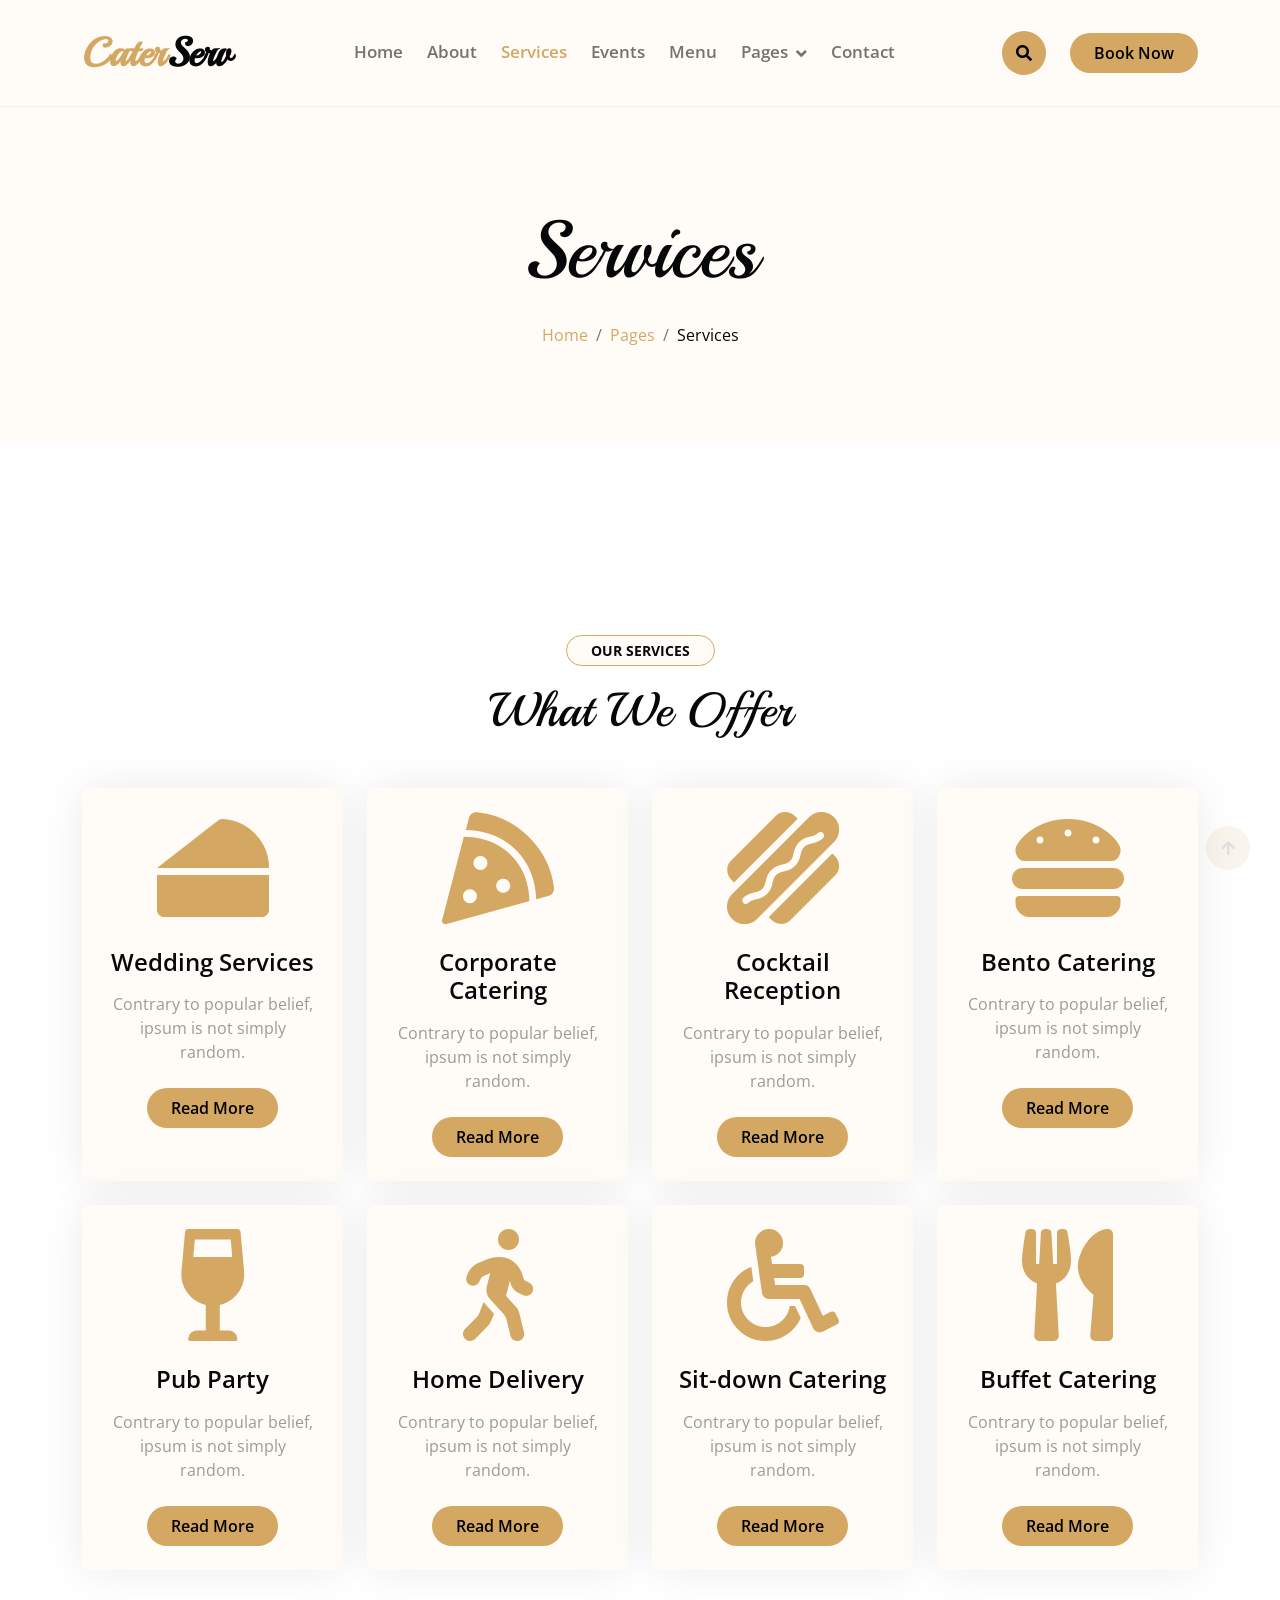
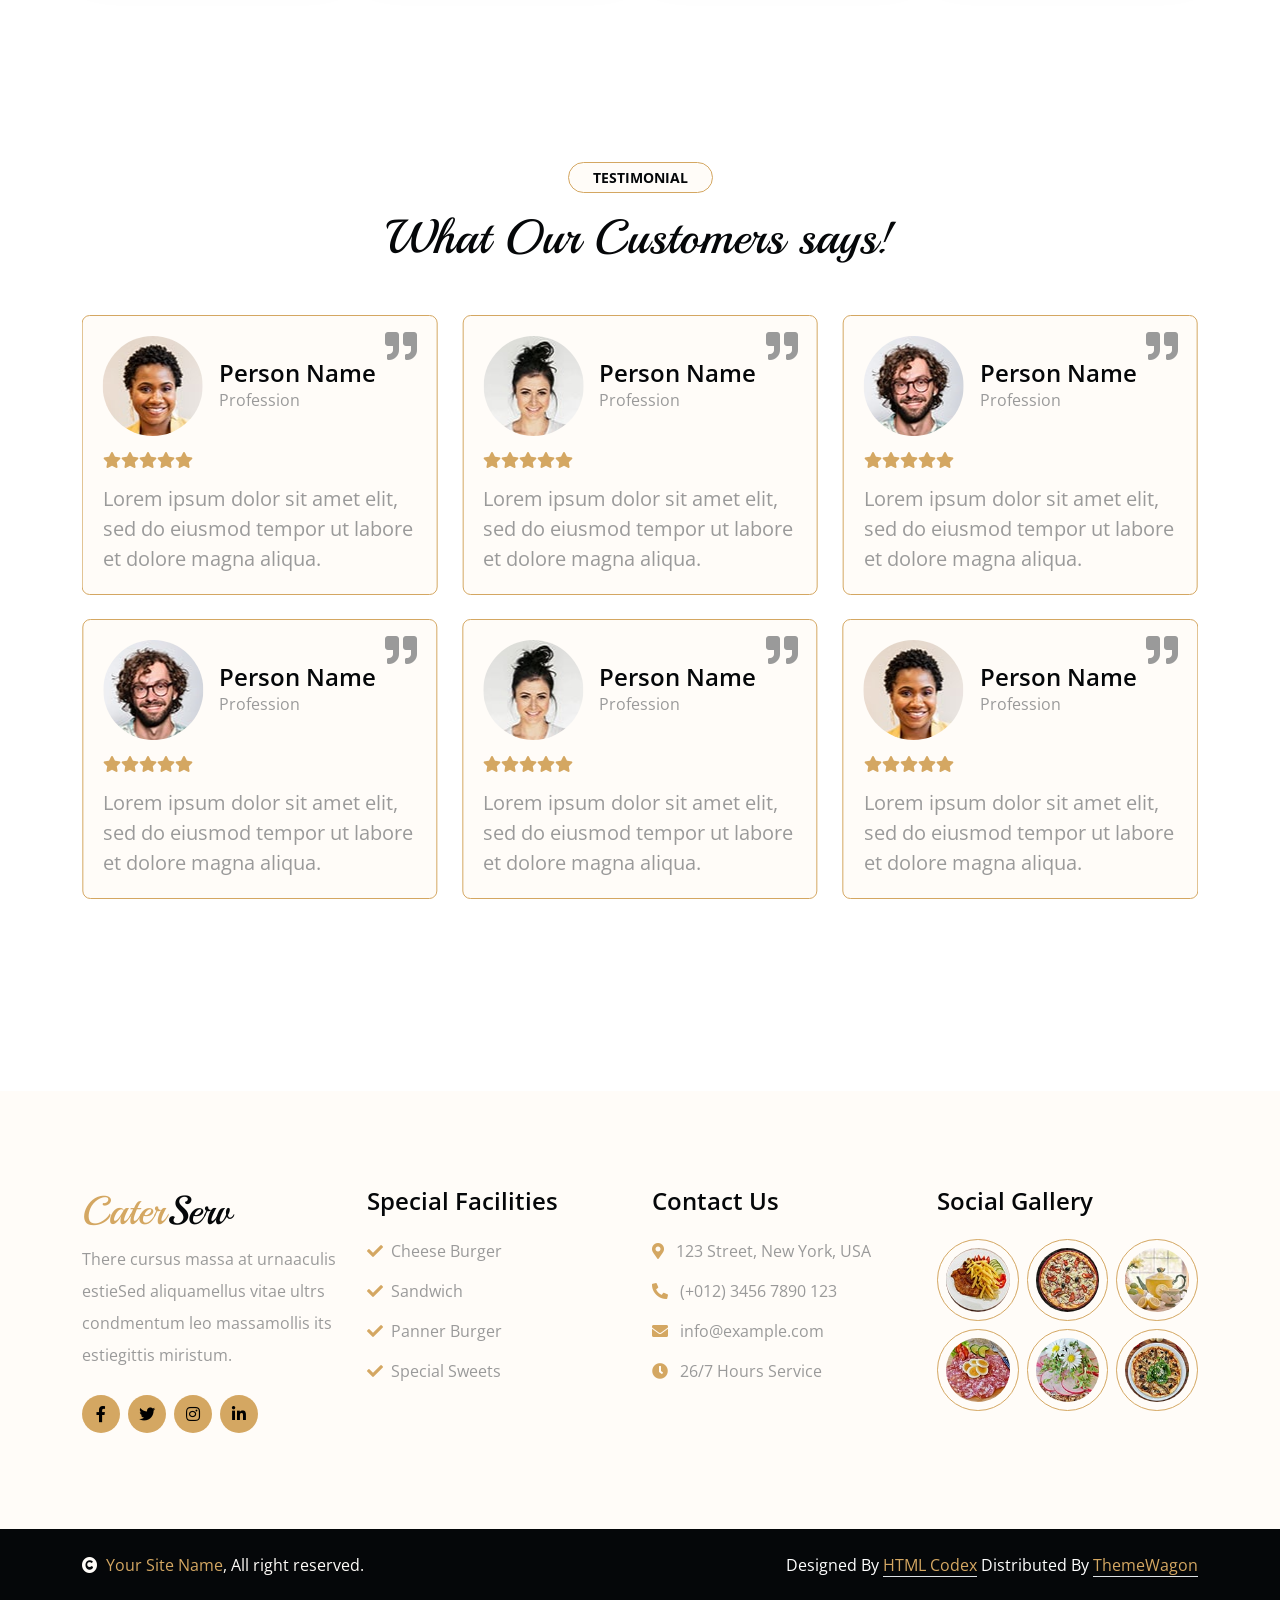
<file: service.html>
<!DOCTYPE html>
<html lang="en">

    <head>
        <meta charset="utf-8">
        <title>CaterServ - Catering Services Website Template</title>
        <meta content="width=device-width, initial-scale=1.0" name="viewport">
        <meta content="" name="keywords">
        <meta content="" name="description">

        <!-- Google Web Fonts -->
        <link rel="preconnect" href="https://fonts.googleapis.com">
        <link rel="preconnect" href="https://fonts.gstatic.com" crossorigin>
        <link href="https://fonts.googleapis.com/css2?family=Open+Sans:wght@400;600&family=Playball&display=swap" rel="stylesheet">

        <!-- Icon Font Stylesheet -->
        <link rel="stylesheet" href="https://use.fontawesome.com/releases/v5.15.4/css/all.css"/>
        <link href="https://cdn.jsdelivr.net/npm/bootstrap-icons@1.4.1/font/bootstrap-icons.css" rel="stylesheet">

        <!-- Libraries Stylesheet -->
        <link href="lib/animate/animate.min.css" rel="stylesheet">
        <link href="lib/lightbox/css/lightbox.min.css" rel="stylesheet">
        <link href="lib/owlcarousel/owl.carousel.min.css" rel="stylesheet">

        <!-- Customized Bootstrap Stylesheet -->
        <link href="css/bootstrap.min.css" rel="stylesheet">

        <!-- Template Stylesheet -->
        <link href="css/style.css" rel="stylesheet">
    </head>

    <body>

        <!-- Spinner Start -->
        <div id="spinner" class="show w-100 vh-100 bg-white position-fixed translate-middle top-50 start-50  d-flex align-items-center justify-content-center">
            <div class="spinner-grow text-primary" role="status"></div>
        </div>
        <!-- Spinner End -->


        <!-- Navbar start -->
        <div class="container-fluid nav-bar">
            <div class="container">
                <nav class="navbar navbar-light navbar-expand-lg py-4">
                    <a href="index.html" class="navbar-brand">
                        <h1 class="text-primary fw-bold mb-0">Cater<span class="text-dark">Serv</span> </h1>
                    </a>
                    <button class="navbar-toggler py-2 px-3" type="button" data-bs-toggle="collapse" data-bs-target="#navbarCollapse">
                        <span class="fa fa-bars text-primary"></span>
                    </button>
                    <div class="collapse navbar-collapse" id="navbarCollapse">
                        <div class="navbar-nav mx-auto">
                            <a href="index.html" class="nav-item nav-link">Home</a>
                            <a href="about.html" class="nav-item nav-link">About</a>
                            <a href="service.html" class="nav-item nav-link active">Services</a>
                            <a href="event.html" class="nav-item nav-link">Events</a>
                            <a href="menu.html" class="nav-item nav-link">Menu</a>
                            <div class="nav-item dropdown">
                                <a href="#" class="nav-link dropdown-toggle" data-bs-toggle="dropdown">Pages</a>
                                <div class="dropdown-menu bg-light">
                                    <a href="book.html" class="dropdown-item">Booking</a>
                                    <a href="blog.html" class="dropdown-item">Our Blog</a>
                                    <a href="team.html" class="dropdown-item">Our Team</a>
                                    <a href="testimonial.html" class="dropdown-item">Testimonial</a>
                                    <a href="404.html" class="dropdown-item">404 Page</a>
                                </div>
                            </div>
                            <a href="contact.html" class="nav-item nav-link">Contact</a>
                        </div>
                        <button class="btn-search btn btn-primary btn-md-square me-4 rounded-circle d-none d-lg-inline-flex" data-bs-toggle="modal" data-bs-target="#searchModal"><i class="fas fa-search"></i></button>
                        <a href="" class="btn btn-primary py-2 px-4 d-none d-xl-inline-block rounded-pill">Book Now</a>
                    </div>
                </nav>
            </div>
        </div>
        <!-- Navbar End -->


        <!-- Modal Search Start -->
        <div class="modal fade" id="searchModal" tabindex="-1" aria-labelledby="exampleModalLabel" aria-hidden="true">
            <div class="modal-dialog modal-fullscreen">
                <div class="modal-content rounded-0">
                    <div class="modal-header">
                        <h5 class="modal-title" id="exampleModalLabel">Search by keyword</h5>
                        <button type="button" class="btn-close" data-bs-dismiss="modal" aria-label="Close"></button>
                    </div>
                    <div class="modal-body d-flex align-items-center">
                        <div class="input-group w-75 mx-auto d-flex">
                            <input type="search" class="form-control bg-transparent p-3" placeholder="keywords" aria-describedby="search-icon-1">
                            <span id="search-icon-1" class="input-group-text p-3"><i class="fa fa-search"></i></span>
                        </div>
                    </div>
                </div>
            </div>
        </div>
        <!-- Modal Search End -->


        <!-- Hero Start -->
        <div class="container-fluid bg-light py-6 my-6 mt-0">
            <div class="container text-center animated bounceInDown">
                <h1 class="display-1 mb-4">Services</h1>
                <ol class="breadcrumb justify-content-center mb-0 animated bounceInDown">
                    <li class="breadcrumb-item"><a href="#">Home</a></li>
                    <li class="breadcrumb-item"><a href="#">Pages</a></li>
                    <li class="breadcrumb-item text-dark" aria-current="page">Services</li>
                </ol>
            </div>
        </div>
        <!-- Hero End -->


        <!-- Service Start -->
        <div class="container-fluid service py-6">
            <div class="container">
                <div class="text-center wow bounceInUp" data-wow-delay="0.1s">
                    <small class="d-inline-block fw-bold text-dark text-uppercase bg-light border border-primary rounded-pill px-4 py-1 mb-3">Our Services</small>
                    <h1 class="display-5 mb-5">What We Offer</h1>
                </div>
                <div class="row g-4">
                    <div class="col-lg-3 col-md-6 col-sm-12 wow bounceInUp" data-wow-delay="0.1s">
                        <div class="bg-light rounded service-item">
                            <div class="service-content d-flex align-items-center justify-content-center p-4">
                                <div class="service-content-icon text-center">
                                    <i class="fas fa-cheese fa-7x text-primary mb-4"></i>
                                    <h4 class="mb-3">Wedding Services</h4>
                                    <p class="mb-4">Contrary to popular belief, ipsum is not simply random.</p>
                                    <a href="#" class="btn btn-primary px-4 py-2 rounded-pill">Read More</a>
                                </div>
                            </div>
                        </div>
                    </div>
                    <div class="col-lg-3 col-md-6 col-sm-12 wow bounceInUp" data-wow-delay="0.3s">
                        <div class="bg-light rounded service-item">
                            <div class="service-content d-flex align-items-center justify-content-center p-4">
                                <div class="service-content-icon text-center">
                                    <i class="fas fa-pizza-slice fa-7x text-primary mb-4"></i>
                                    <h4 class="mb-3">Corporate Catering</h4>
                                    <p class="mb-4">Contrary to popular belief, ipsum is not simply random.</p>
                                    <a href="#" class="btn btn-primary px-4 py-2 rounded-pill">Read More</a>
                                </div>
                            </div>
                        </div>
                    </div>
                    <div class="col-lg-3 col-md-6 col-sm-12 wow bounceInUp" data-wow-delay="0.5s">
                        <div class="bg-light rounded service-item">
                            <div class="service-content d-flex align-items-center justify-content-center p-4">
                                <div class="service-content-icon text-center">
                                    <i class="fas fa-hotdog fa-7x text-primary mb-4"></i>
                                    <h4 class="mb-3">Cocktail Reception</h4>
                                    <p class="mb-4">Contrary to popular belief, ipsum is not simply random.</p>
                                    <a href="#" class="btn btn-primary px-4 py-2 rounded-pill">Read More</a>
                                </div>
                            </div>
                        </div>
                    </div>
                    <div class="col-lg-3 col-md-6 col-sm-12 wow bounceInUp" data-wow-delay="0.7s">
                        <div class="bg-light rounded service-item">
                            <div class="service-content d-flex align-items-center justify-content-center p-4">
                                <div class="service-content-icon text-center">
                                    <i class="fas fa-hamburger fa-7x text-primary mb-4"></i>
                                    <h4 class="mb-3">Bento Catering</h4>
                                    <p class="mb-4">Contrary to popular belief, ipsum is not simply random.</p>
                                    <a href="#" class="btn btn-primary px-4 py-2 rounded-pill">Read More</a>
                                </div>
                            </div>
                        </div>
                    </div>
                    <div class="col-lg-3 col-md-6 col-sm-12 wow bounceInUp" data-wow-delay="0.1s">
                        <div class="bg-light rounded service-item">
                            <div class="service-content d-flex align-items-center justify-content-center p-4">
                                <div class="service-content-icon text-center">
                                    <i class="fas fa-wine-glass-alt fa-7x text-primary mb-4"></i>
                                    <h4 class="mb-3">Pub Party</h4>
                                    <p class="mb-4">Contrary to popular belief, ipsum is not simply random.</p>
                                    <a href="#" class="btn btn-primary px-4 py-2 rounded-pill">Read More</a>
                                </div>
                            </div>
                        </div>
                    </div>
                    <div class="col-lg-3 col-md-6 col-sm-12 wow bounceInUp" data-wow-delay="0.3s">
                        <div class="bg-light rounded service-item">
                            <div class="service-content d-flex align-items-center justify-content-center p-4">
                                <div class="service-content-icon text-center">
                                    <i class="fas fa-walking fa-7x text-primary mb-4"></i>
                                    <h4 class="mb-3">Home Delivery</h4>
                                    <p class="mb-4">Contrary to popular belief, ipsum is not simply random.</p>
                                    <a href="#" class="btn btn-primary px-4 py-2 rounded-pill">Read More</a>
                                </div>
                            </div>
                        </div>
                    </div>
                    <div class="col-lg-3 col-md-6 col-sm-12 wow bounceInUp" data-wow-delay="0.5s">
                        <div class="bg-light rounded service-item">
                            <div class="service-content d-flex align-items-center justify-content-center p-4">
                                <div class="service-content-icon text-center">
                                    <i class="fas fa-wheelchair fa-7x text-primary mb-4"></i>
                                    <h4 class="mb-3">Sit-down Catering</h4>
                                    <p class="mb-4">Contrary to popular belief, ipsum is not simply random.</p>
                                    <a href="#" class="btn btn-primary px-4 py-2 rounded-pill">Read More</a>
                                </div>
                            </div>
                        </div>
                    </div>
                    <div class="col-lg-3 col-md-6 col-sm-12 wow bounceInUp" data-wow-delay="0.7s">
                        <div class="bg-light rounded service-item">
                            <div class="service-content d-flex align-items-center justify-content-center p-4">
                                <div class="service-content-icon text-center">
                                    <i class="fas fa-utensils fa-7x text-primary mb-4"></i>
                                    <h4 class="mb-3">Buffet Catering</h4>
                                    <p class="mb-4">Contrary to popular belief, ipsum is not simply random.</p>
                                    <a href="#" class="btn btn-primary px-4 py-2 rounded-pill">Read More</a>
                                </div>
                            </div>
                        </div>
                    </div>
                </div>
            </div>
        </div>
        <!-- Service End -->


        <!-- Testimonial Start -->
        <div class="container-fluid py-6">
            <div class="container">
                <div class="text-center wow bounceInUp" data-wow-delay="0.1s">
                    <small class="d-inline-block fw-bold text-dark text-uppercase bg-light border border-primary rounded-pill px-4 py-1 mb-3">Testimonial</small>
                    <h1 class="display-5 mb-5">What Our Customers says!</h1>
                </div>
                <div class="owl-carousel owl-theme testimonial-carousel testimonial-carousel-1 mb-4 wow bounceInUp" data-wow-delay="0.1s">
                    <div class="testimonial-item rounded bg-light">
                        <div class="d-flex mb-3">
                            <img src="img/testimonial-1.jpg" class="img-fluid rounded-circle flex-shrink-0" alt="">
                            <div class="position-absolute" style="top: 15px; right: 20px;">
                                <i class="fa fa-quote-right fa-2x"></i>
                            </div>
                            <div class="ps-3 my-auto">
                                <h4 class="mb-0">Person Name</h4>
                                <p class="m-0">Profession</p>
                            </div>
                        </div>
                        <div class="testimonial-content">
                            <div class="d-flex">
                                <i class="fas fa-star text-primary"></i>
                                <i class="fas fa-star text-primary"></i>
                                <i class="fas fa-star text-primary"></i>
                                <i class="fas fa-star text-primary"></i>
                                <i class="fas fa-star text-primary"></i>
                            </div>
                            <p class="fs-5 m-0 pt-3">Lorem ipsum dolor sit amet elit, sed do eiusmod tempor ut labore et dolore magna aliqua.</p>
                        </div>
                    </div>
                    <div class="testimonial-item rounded bg-light">
                        <div class="d-flex mb-3">
                            <img src="img/testimonial-2.jpg" class="img-fluid rounded-circle flex-shrink-0" alt="">
                            <div class="position-absolute" style="top: 15px; right: 20px;">
                                <i class="fa fa-quote-right fa-2x"></i>
                            </div>
                            <div class="ps-3 my-auto">
                                <h4 class="mb-0">Person Name</h4>
                                <p class="m-0">Profession</p>
                            </div>
                        </div>
                        <div class="testimonial-content">
                            <div class="d-flex">
                                <i class="fas fa-star text-primary"></i>
                                <i class="fas fa-star text-primary"></i>
                                <i class="fas fa-star text-primary"></i>
                                <i class="fas fa-star text-primary"></i>
                                <i class="fas fa-star text-primary"></i>
                            </div>
                            <p class="fs-5 m-0 pt-3">Lorem ipsum dolor sit amet elit, sed do eiusmod tempor ut labore et dolore magna aliqua.</p>
                        </div>
                    </div>
                    <div class="testimonial-item rounded bg-light">
                        <div class="d-flex mb-3">
                            <img src="img/testimonial-3.jpg" class="img-fluid rounded-circle flex-shrink-0" alt="">
                            <div class="position-absolute" style="top: 15px; right: 20px;">
                                <i class="fa fa-quote-right fa-2x"></i>
                            </div>
                            <div class="ps-3 my-auto">
                                <h4 class="mb-0">Person Name</h4>
                                <p class="m-0">Profession</p>
                            </div>
                        </div>
                        <div class="testimonial-content">
                            <div class="d-flex">
                                <i class="fas fa-star text-primary"></i>
                                <i class="fas fa-star text-primary"></i>
                                <i class="fas fa-star text-primary"></i>
                                <i class="fas fa-star text-primary"></i>
                                <i class="fas fa-star text-primary"></i>
                            </div>
                            <p class="fs-5 m-0 pt-3">Lorem ipsum dolor sit amet elit, sed do eiusmod tempor ut labore et dolore magna aliqua.</p>
                        </div>
                    </div>
                    <div class="testimonial-item rounded bg-light">
                        <div class="d-flex mb-3">
                            <img src="img/testimonial-4.jpg" class="img-fluid rounded-circle flex-shrink-0" alt="">
                            <div class="position-absolute" style="top: 15px; right: 20px;">
                                <i class="fa fa-quote-right fa-2x"></i>
                            </div>
                            <div class="ps-3 my-auto">
                                <h4 class="mb-0">Person Name</h4>
                                <p class="m-0">Profession</p>
                            </div>
                        </div>
                        <div class="testimonial-content">
                            <div class="d-flex">
                                <i class="fas fa-star text-primary"></i>
                                <i class="fas fa-star text-primary"></i>
                                <i class="fas fa-star text-primary"></i>
                                <i class="fas fa-star text-primary"></i>
                                <i class="fas fa-star text-primary"></i>
                            </div>
                            <p class="fs-5 m-0 pt-3">Lorem ipsum dolor sit amet elit, sed do eiusmod tempor ut labore et dolore magna aliqua.</p>
                        </div>
                    </div>
                </div>
                <div class="owl-carousel testimonial-carousel testimonial-carousel-2 wow bounceInUp" data-wow-delay="0.3s">
                    <div class="testimonial-item rounded bg-light">
                        <div class="d-flex mb-3">
                            <img src="img/testimonial-1.jpg" class="img-fluid rounded-circle flex-shrink-0" alt="">
                            <div class="position-absolute" style="top: 15px; right: 20px;">
                                <i class="fa fa-quote-right fa-2x"></i>
                            </div>
                            <div class="ps-3 my-auto">
                                <h4 class="mb-0">Person Name</h4>
                                <p class="m-0">Profession</p>
                            </div>
                        </div>
                        <div class="testimonial-content">
                            <div class="d-flex">
                                <i class="fas fa-star text-primary"></i>
                                <i class="fas fa-star text-primary"></i>
                                <i class="fas fa-star text-primary"></i>
                                <i class="fas fa-star text-primary"></i>
                                <i class="fas fa-star text-primary"></i>
                            </div>
                            <p class="fs-5 m-0 pt-3">Lorem ipsum dolor sit amet elit, sed do eiusmod tempor ut labore et dolore magna aliqua.</p>
                        </div>
                    </div>
                    <div class="testimonial-item rounded bg-light">
                        <div class="d-flex mb-3">
                            <img src="img/testimonial-2.jpg" class="img-fluid rounded-circle flex-shrink-0" alt="">
                            <div class="position-absolute" style="top: 15px; right: 20px;">
                                <i class="fa fa-quote-right fa-2x"></i>
                            </div>
                            <div class="ps-3 my-auto">
                                <h4 class="mb-0">Person Name</h4>
                                <p class="m-0">Profession</p>
                            </div>
                        </div>
                        <div class="testimonial-content">
                            <div class="d-flex">
                                <i class="fas fa-star text-primary"></i>
                                <i class="fas fa-star text-primary"></i>
                                <i class="fas fa-star text-primary"></i>
                                <i class="fas fa-star text-primary"></i>
                                <i class="fas fa-star text-primary"></i>
                            </div>
                            <p class="fs-5 m-0 pt-3">Lorem ipsum dolor sit amet elit, sed do eiusmod tempor ut labore et dolore magna aliqua.</p>
                        </div>
                    </div>
                    <div class="testimonial-item rounded bg-light">
                        <div class="d-flex mb-3">
                            <img src="img/testimonial-3.jpg" class="img-fluid rounded-circle flex-shrink-0" alt="">
                            <div class="position-absolute" style="top: 15px; right: 20px;">
                                <i class="fa fa-quote-right fa-2x"></i>
                            </div>
                            <div class="ps-3 my-auto">
                                <h4 class="mb-0">Person Name</h4>
                                <p class="m-0">Profession</p>
                            </div>
                        </div>
                        <div class="testimonial-content">
                            <div class="d-flex">
                                <i class="fas fa-star text-primary"></i>
                                <i class="fas fa-star text-primary"></i>
                                <i class="fas fa-star text-primary"></i>
                                <i class="fas fa-star text-primary"></i>
                                <i class="fas fa-star text-primary"></i>
                            </div>
                            <p class="fs-5 m-0 pt-3">Lorem ipsum dolor sit amet elit, sed do eiusmod tempor ut labore et dolore magna aliqua.</p>
                        </div>
                    </div>
                    <div class="testimonial-item rounded bg-light">
                        <div class="d-flex mb-3">
                            <img src="img/testimonial-4.jpg" class="img-fluid rounded-circle flex-shrink-0" alt="">
                            <div class="position-absolute" style="top: 15px; right: 20px;">
                                <i class="fa fa-quote-right fa-2x"></i>
                            </div>
                            <div class="ps-3 my-auto">
                                <h4 class="mb-0">Person Name</h4>
                                <p class="m-0">Profession</p>
                            </div>
                        </div>
                        <div class="testimonial-content">
                            <div class="d-flex">
                                <i class="fas fa-star text-primary"></i>
                                <i class="fas fa-star text-primary"></i>
                                <i class="fas fa-star text-primary"></i>
                                <i class="fas fa-star text-primary"></i>
                                <i class="fas fa-star text-primary"></i>
                            </div>
                            <p class="fs-5 m-0 pt-3">Lorem ipsum dolor sit amet elit, sed do eiusmod tempor ut labore et dolore magna aliqua.</p>
                        </div>
                    </div>
                </div>
            </div>
        </div>
        <!-- Testimonial End -->


        <!-- Footer Start -->
        <div class="container-fluid footer py-6 my-6 mb-0 bg-light wow bounceInUp" data-wow-delay="0.1s">
            <div class="container">
                <div class="row">
                    <div class="col-lg-3 col-md-6">
                        <div class="footer-item">
                            <h1 class="text-primary">Cater<span class="text-dark">Serv</span></h1>
                            <p class="lh-lg mb-4">There cursus massa at urnaaculis estieSed aliquamellus vitae ultrs condmentum leo massamollis its estiegittis miristum.</p>
                            <div class="footer-icon d-flex">
                                <a class="btn btn-primary btn-sm-square me-2 rounded-circle" href=""><i class="fab fa-facebook-f"></i></a>
                                <a class="btn btn-primary btn-sm-square me-2 rounded-circle" href=""><i class="fab fa-twitter"></i></a>
                                <a href="#" class="btn btn-primary btn-sm-square me-2 rounded-circle"><i class="fab fa-instagram"></i></a>
                                <a href="#" class="btn btn-primary btn-sm-square rounded-circle"><i class="fab fa-linkedin-in"></i></a>
                            </div>
                        </div>
                    </div>
                    <div class="col-lg-3 col-md-6">
                        <div class="footer-item">
                            <h4 class="mb-4">Special Facilities</h4>
                            <div class="d-flex flex-column align-items-start">
                                <a class="text-body mb-3" href=""><i class="fa fa-check text-primary me-2"></i>Cheese Burger</a>
                                <a class="text-body mb-3" href=""><i class="fa fa-check text-primary me-2"></i>Sandwich</a>
                                <a class="text-body mb-3" href=""><i class="fa fa-check text-primary me-2"></i>Panner Burger</a>
                                <a class="text-body mb-3" href=""><i class="fa fa-check text-primary me-2"></i>Special Sweets</a>
                            </div>
                        </div>
                    </div>
                    <div class="col-lg-3 col-md-6">
                        <div class="footer-item">
                            <h4 class="mb-4">Contact Us</h4>
                            <div class="d-flex flex-column align-items-start">
                                <p><i class="fa fa-map-marker-alt text-primary me-2"></i> 123 Street, New York, USA</p>
                                <p><i class="fa fa-phone-alt text-primary me-2"></i> (+012) 3456 7890 123</p>
                                <p><i class="fas fa-envelope text-primary me-2"></i> info@example.com</p>
                                <p><i class="fa fa-clock text-primary me-2"></i> 26/7 Hours Service</p>
                            </div>
                        </div>
                    </div>
                    <div class="col-lg-3 col-md-6">
                        <div class="footer-item">
                            <h4 class="mb-4">Social Gallery</h4>
                            <div class="row g-2">
                                <div class="col-4">
                                     <img src="img/menu-01.jpg" class="img-fluid rounded-circle border border-primary p-2" alt="">
                                </div>
                                <div class="col-4">
                                     <img src="img/menu-02.jpg" class="img-fluid rounded-circle border border-primary p-2" alt="">
                                </div>
                                <div class="col-4">
                                     <img src="img/menu-03.jpg" class="img-fluid rounded-circle border border-primary p-2" alt="">
                                </div>
                                <div class="col-4">
                                     <img src="img/menu-04.jpg" class="img-fluid rounded-circle border border-primary p-2" alt="">
                                </div>
                                <div class="col-4">
                                     <img src="img/menu-05.jpg" class="img-fluid rounded-circle border border-primary p-2" alt="">
                                </div>
                                <div class="col-4">
                                     <img src="img/menu-06.jpg" class="img-fluid rounded-circle border border-primary p-2" alt="">
                                </div>
                            </div>
                        </div>
                    </div>
                </div>
            </div>
        </div>
        <!-- Footer End -->


        <!-- Copyright Start -->
        <div class="container-fluid copyright bg-dark py-4">
            <div class="container">
                <div class="row">
                    <div class="col-md-6 text-center text-md-start mb-3 mb-md-0">
                        <span class="text-light"><a href="#"><i class="fas fa-copyright text-light me-2"></i>Your Site Name</a>, All right reserved.</span>
                    </div>
                    <div class="col-md-6 my-auto text-center text-md-end text-white">
                        <!--/*** This template is free as long as you keep the below author’s credit link/attribution link/backlink. ***/-->
                        <!--/*** If you'd like to use the template without the below author’s credit link/attribution link/backlink, ***/-->
                        <!--/*** you can purchase the Credit Removal License from "https://htmlcodex.com/credit-removal". ***/-->
                        Designed By <a class="border-bottom" href="https://htmlcodex.com">HTML Codex</a> Distributed By <a class="border-bottom" href="https://themewagon.com">ThemeWagon</a>
                    </div>
                </div>
            </div>
        </div>
        <!-- Copyright End -->


        <!-- Back to Top -->
        <a href="#" class="btn btn-md-square btn-primary rounded-circle back-to-top"><i class="fa fa-arrow-up"></i></a>   

        
    <!-- JavaScript Libraries -->
    <script src="https://ajax.googleapis.com/ajax/libs/jquery/1.12.4/jquery.min.js"></script>
    <script src="https://cdn.jsdelivr.net/npm/bootstrap@5.0.0/dist/js/bootstrap.bundle.min.js"></script>
    <script src="lib/wow/wow.min.js"></script>
    <script src="lib/easing/easing.min.js"></script>
    <script src="lib/waypoints/waypoints.min.js"></script>
    <script src="lib/counterup/counterup.min.js"></script>
    <script src="lib/lightbox/js/lightbox.min.js"></script>
    <script src="lib/owlcarousel/owl.carousel.min.js"></script>

    <!-- Template Javascript -->
    <script src="js/main.js"></script>
    </body>

</html>
</file>
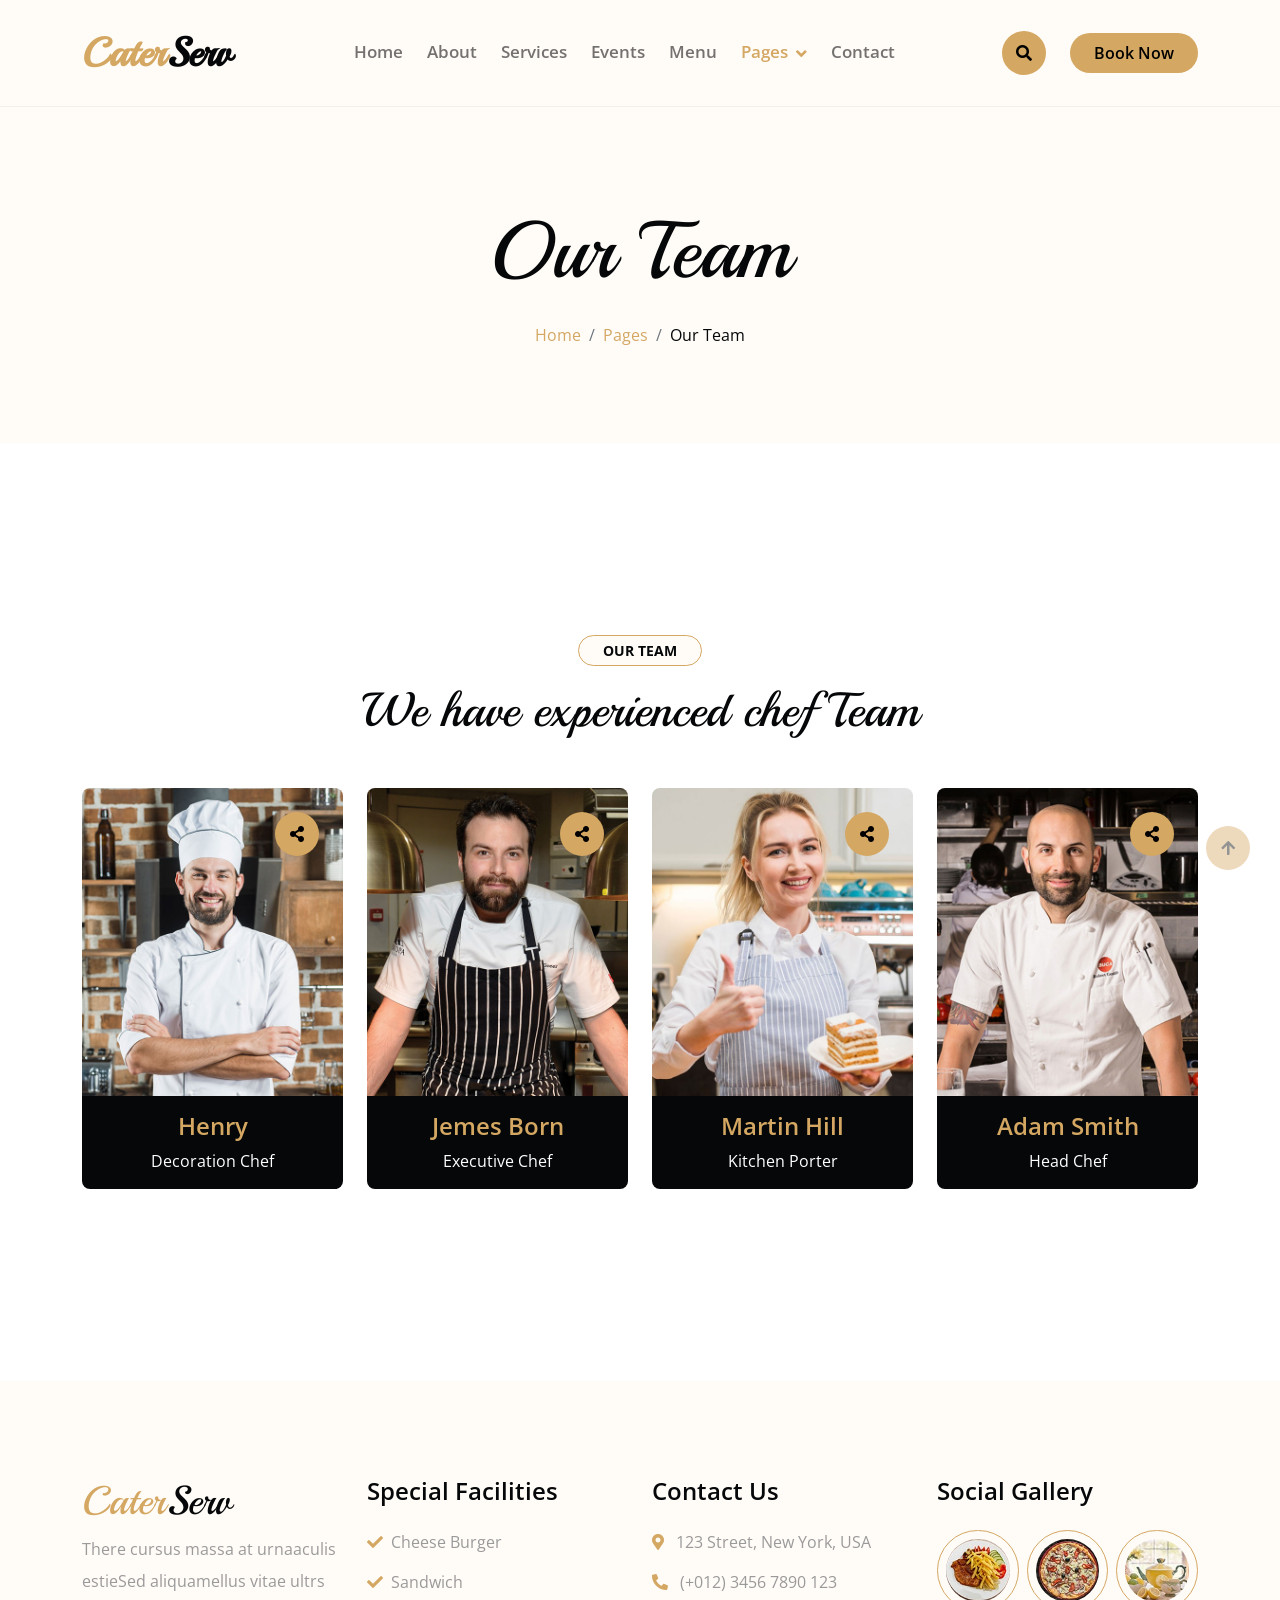
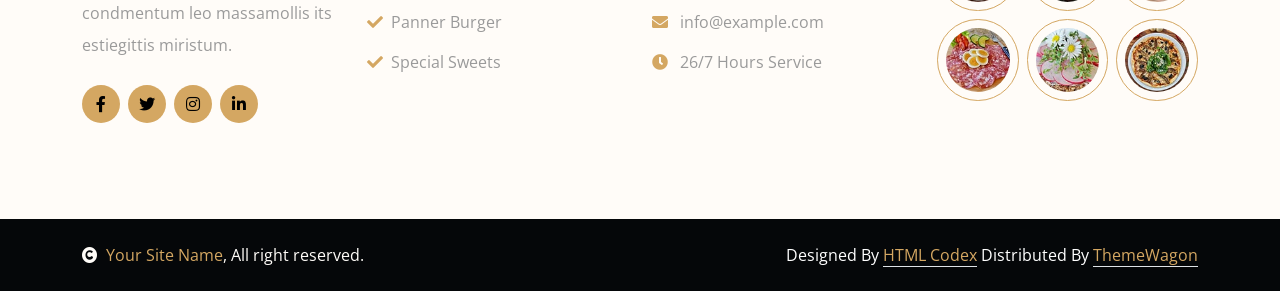
<file: team.html>
<!DOCTYPE html>
<html lang="en">

    <head>
        <meta charset="utf-8">
        <title>CaterServ - Catering Services Website Template</title>
        <meta content="width=device-width, initial-scale=1.0" name="viewport">
        <meta content="" name="keywords">
        <meta content="" name="description">

        <!-- Google Web Fonts -->
        <link rel="preconnect" href="https://fonts.googleapis.com">
        <link rel="preconnect" href="https://fonts.gstatic.com" crossorigin>
        <link href="https://fonts.googleapis.com/css2?family=Open+Sans:wght@400;600&family=Playball&display=swap" rel="stylesheet">

        <!-- Icon Font Stylesheet -->
        <link rel="stylesheet" href="https://use.fontawesome.com/releases/v5.15.4/css/all.css"/>
        <link href="https://cdn.jsdelivr.net/npm/bootstrap-icons@1.4.1/font/bootstrap-icons.css" rel="stylesheet">

        <!-- Libraries Stylesheet -->
        <link href="lib/animate/animate.min.css" rel="stylesheet">
        <link href="lib/lightbox/css/lightbox.min.css" rel="stylesheet">
        <link href="lib/owlcarousel/owl.carousel.min.css" rel="stylesheet">

        <!-- Customized Bootstrap Stylesheet -->
        <link href="css/bootstrap.min.css" rel="stylesheet">

        <!-- Template Stylesheet -->
        <link href="css/style.css" rel="stylesheet">
    </head>

    <body>

        <!-- Spinner Start -->
        <div id="spinner" class="show w-100 vh-100 bg-white position-fixed translate-middle top-50 start-50  d-flex align-items-center justify-content-center">
            <div class="spinner-grow text-primary" role="status"></div>
        </div>
        <!-- Spinner End -->


        <!-- Navbar start -->
        <div class="container-fluid nav-bar">
            <div class="container">
                <nav class="navbar navbar-light navbar-expand-lg py-4">
                    <a href="index.html" class="navbar-brand">
                        <h1 class="text-primary fw-bold mb-0">Cater<span class="text-dark">Serv</span> </h1>
                    </a>
                    <button class="navbar-toggler py-2 px-3" type="button" data-bs-toggle="collapse" data-bs-target="#navbarCollapse">
                        <span class="fa fa-bars text-primary"></span>
                    </button>
                    <div class="collapse navbar-collapse" id="navbarCollapse">
                        <div class="navbar-nav mx-auto">
                            <a href="index.html" class="nav-item nav-link">Home</a>
                            <a href="about.html" class="nav-item nav-link">About</a>
                            <a href="service.html" class="nav-item nav-link">Services</a>
                            <a href="event.html" class="nav-item nav-link">Events</a>
                            <a href="menu.html" class="nav-item nav-link">Menu</a>
                            <div class="nav-item dropdown">
                                <a href="#" class="nav-link dropdown-toggle active" data-bs-toggle="dropdown">Pages</a>
                                <div class="dropdown-menu bg-light">
                                    <a href="book.html" class="dropdown-item">Booking</a>
                                    <a href="blog.html" class="dropdown-item">Our Blog</a>
                                    <a href="team.html" class="dropdown-item active">Our Team</a>
                                    <a href="testimonial.html" class="dropdown-item">Testimonial</a>
                                    <a href="404.html" class="dropdown-item">404 Page</a>
                                </div>
                            </div>
                            <a href="contact.html" class="nav-item nav-link">Contact</a>
                        </div>
                        <button class="btn-search btn btn-primary btn-md-square me-4 rounded-circle d-none d-lg-inline-flex" data-bs-toggle="modal" data-bs-target="#searchModal"><i class="fas fa-search"></i></button>
                        <a href="" class="btn btn-primary py-2 px-4 d-none d-xl-inline-block rounded-pill">Book Now</a>
                    </div>
                </nav>
            </div>
        </div>
        <!-- Navbar End -->


        <!-- Modal Search Start -->
        <div class="modal fade" id="searchModal" tabindex="-1" aria-labelledby="exampleModalLabel" aria-hidden="true">
            <div class="modal-dialog modal-fullscreen">
                <div class="modal-content rounded-0">
                    <div class="modal-header">
                        <h5 class="modal-title" id="exampleModalLabel">Search by keyword</h5>
                        <button type="button" class="btn-close" data-bs-dismiss="modal" aria-label="Close"></button>
                    </div>
                    <div class="modal-body d-flex align-items-center">
                        <div class="input-group w-75 mx-auto d-flex">
                            <input type="search" class="form-control bg-transparent p-3" placeholder="keywords" aria-describedby="search-icon-1">
                            <span id="search-icon-1" class="input-group-text p-3"><i class="fa fa-search"></i></span>
                        </div>
                    </div>
                </div>
            </div>
        </div>
        <!-- Modal Search End -->


        <!-- Hero Start -->
        <div class="container-fluid bg-light py-6 my-6 mt-0">
            <div class="container text-center animated bounceInDown">
                <h1 class="display-1 mb-4">Our Team</h1>
                <ol class="breadcrumb justify-content-center mb-0 animated bounceInDown">
                    <li class="breadcrumb-item"><a href="#">Home</a></li>
                    <li class="breadcrumb-item"><a href="#">Pages</a></li>
                    <li class="breadcrumb-item text-dark" aria-current="page">Our Team</li>
                </ol>
            </div>
        </div>
        <!-- Hero End -->


        <!-- Team Start -->
        <div class="container-fluid team py-6">
            <div class="container">
                <div class="text-center wow bounceInUp" data-wow-delay="0.1s">
                    <small class="d-inline-block fw-bold text-dark text-uppercase bg-light border border-primary rounded-pill px-4 py-1 mb-3">Our Team</small>
                    <h1 class="display-5 mb-5">We have experienced chef Team</h1>
                </div>
                <div class="row g-4">
                    <div class="col-lg-3 col-md-6 wow bounceInUp" data-wow-delay="0.1s">
                        <div class="team-item rounded">
                            <img class="img-fluid rounded-top " src="img/team-1.jpg" alt="">
                            <div class="team-content text-center py-3 bg-dark rounded-bottom">
                                <h4 class="text-primary">Henry</h4>
                                <p class="text-white mb-0">Decoration Chef</p>
                            </div>
                            <div class="team-icon d-flex flex-column justify-content-center m-4">
                                <a class="share btn btn-primary btn-md-square rounded-circle mb-2" href=""><i class="fas fa-share-alt"></i></a>
                                <a class="share-link btn btn-primary btn-md-square rounded-circle mb-2" href=""><i class="fab fa-facebook-f"></i></a>
                                <a class="share-link btn btn-primary btn-md-square rounded-circle mb-2" href=""><i class="fab fa-twitter"></i></a>
                                <a class="share-link btn btn-primary btn-md-square rounded-circle mb-2" href=""><i class="fab fa-instagram"></i></a>
                            </div>
                        </div>
                    </div>
                    <div class="col-lg-3 col-md-6 wow bounceInUp" data-wow-delay="0.3s">
                        <div class="team-item rounded">
                            <img class="img-fluid rounded-top " src="img/team-2.jpg" alt="">
                            <div class="team-content text-center py-3 bg-dark rounded-bottom">
                                <h4 class="text-primary">Jemes Born</h4>
                                <p class="text-white mb-0">Executive Chef</p>
                            </div>
                            <div class="team-icon d-flex flex-column justify-content-center m-4">
                                <a class="share btn btn-primary btn-md-square rounded-circle mb-2" href=""><i class="fas fa-share-alt"></i></a>
                                <a class="share-link btn btn-primary btn-md-square rounded-circle mb-2" href=""><i class="fab fa-facebook-f"></i></a>
                                <a class="share-link btn btn-primary btn-md-square rounded-circle mb-2" href=""><i class="fab fa-twitter"></i></a>
                                <a class="share-link btn btn-primary btn-md-square rounded-circle mb-2" href=""><i class="fab fa-instagram"></i></a>
                            </div>
                        </div>
                    </div>
                    <div class="col-lg-3 col-md-6 wow bounceInUp" data-wow-delay="0.5s">
                        <div class="team-item rounded">
                            <img class="img-fluid rounded-top " src="img/team-3.jpg" alt="">
                            <div class="team-content text-center py-3 bg-dark rounded-bottom">
                                <h4 class="text-primary">Martin Hill</h4>
                                <p class="text-white mb-0">Kitchen Porter</p>
                            </div>
                            <div class="team-icon d-flex flex-column justify-content-center m-4">
                                <a class="share btn btn-primary btn-md-square rounded-circle mb-2" href=""><i class="fas fa-share-alt"></i></a>
                                <a class="share-link btn btn-primary btn-md-square rounded-circle mb-2" href=""><i class="fab fa-facebook-f"></i></a>
                                <a class="share-link btn btn-primary btn-md-square rounded-circle mb-2" href=""><i class="fab fa-twitter"></i></a>
                                <a class="share-link btn btn-primary btn-md-square rounded-circle mb-2" href=""><i class="fab fa-instagram"></i></a>
                            </div>
                        </div>
                    </div>
                    <div class="col-lg-3 col-md-6 wow bounceInUp" data-wow-delay="0.7s">
                        <div class="team-item rounded">
                            <img class="img-fluid rounded-top " src="img/team-4.jpg" alt="">
                            <div class="team-content text-center py-3 bg-dark rounded-bottom">
                                <h4 class="text-primary">Adam Smith</h4>
                                <p class="text-white mb-0">Head Chef</p>
                            </div>
                            <div class="team-icon d-flex flex-column justify-content-center m-4">
                                <a class="share btn btn-primary btn-md-square rounded-circle mb-2" href=""><i class="fas fa-share-alt"></i></a>
                                <a class="share-link btn btn-primary btn-md-square rounded-circle mb-2" href=""><i class="fab fa-facebook-f"></i></a>
                                <a class="share-link btn btn-primary btn-md-square rounded-circle mb-2" href=""><i class="fab fa-twitter"></i></a>
                                <a class="share-link btn btn-primary btn-md-square rounded-circle mb-2" href=""><i class="fab fa-instagram"></i></a>
                            </div>
                        </div>
                    </div>
                </div>
            </div>
        </div>
        <!-- Team End -->


        <!-- Footer Start -->
        <div class="container-fluid footer py-6 my-6 mb-0 bg-light wow bounceInUp" data-wow-delay="0.1s">
            <div class="container">
                <div class="row">
                    <div class="col-lg-3 col-md-6">
                        <div class="footer-item">
                            <h1 class="text-primary">Cater<span class="text-dark">Serv</span></h1>
                            <p class="lh-lg mb-4">There cursus massa at urnaaculis estieSed aliquamellus vitae ultrs condmentum leo massamollis its estiegittis miristum.</p>
                            <div class="footer-icon d-flex">
                                <a class="btn btn-primary btn-sm-square me-2 rounded-circle" href=""><i class="fab fa-facebook-f"></i></a>
                                <a class="btn btn-primary btn-sm-square me-2 rounded-circle" href=""><i class="fab fa-twitter"></i></a>
                                <a href="#" class="btn btn-primary btn-sm-square me-2 rounded-circle"><i class="fab fa-instagram"></i></a>
                                <a href="#" class="btn btn-primary btn-sm-square rounded-circle"><i class="fab fa-linkedin-in"></i></a>
                            </div>
                        </div>
                    </div>
                    <div class="col-lg-3 col-md-6">
                        <div class="footer-item">
                            <h4 class="mb-4">Special Facilities</h4>
                            <div class="d-flex flex-column align-items-start">
                                <a class="text-body mb-3" href=""><i class="fa fa-check text-primary me-2"></i>Cheese Burger</a>
                                <a class="text-body mb-3" href=""><i class="fa fa-check text-primary me-2"></i>Sandwich</a>
                                <a class="text-body mb-3" href=""><i class="fa fa-check text-primary me-2"></i>Panner Burger</a>
                                <a class="text-body mb-3" href=""><i class="fa fa-check text-primary me-2"></i>Special Sweets</a>
                            </div>
                        </div>
                    </div>
                    <div class="col-lg-3 col-md-6">
                        <div class="footer-item">
                            <h4 class="mb-4">Contact Us</h4>
                            <div class="d-flex flex-column align-items-start">
                                <p><i class="fa fa-map-marker-alt text-primary me-2"></i> 123 Street, New York, USA</p>
                                <p><i class="fa fa-phone-alt text-primary me-2"></i> (+012) 3456 7890 123</p>
                                <p><i class="fas fa-envelope text-primary me-2"></i> info@example.com</p>
                                <p><i class="fa fa-clock text-primary me-2"></i> 26/7 Hours Service</p>
                            </div>
                        </div>
                    </div>
                    <div class="col-lg-3 col-md-6">
                        <div class="footer-item">
                            <h4 class="mb-4">Social Gallery</h4>
                            <div class="row g-2">
                                <div class="col-4">
                                     <img src="img/menu-01.jpg" class="img-fluid rounded-circle border border-primary p-2" alt="">
                                </div>
                                <div class="col-4">
                                     <img src="img/menu-02.jpg" class="img-fluid rounded-circle border border-primary p-2" alt="">
                                </div>
                                <div class="col-4">
                                     <img src="img/menu-03.jpg" class="img-fluid rounded-circle border border-primary p-2" alt="">
                                </div>
                                <div class="col-4">
                                     <img src="img/menu-04.jpg" class="img-fluid rounded-circle border border-primary p-2" alt="">
                                </div>
                                <div class="col-4">
                                     <img src="img/menu-05.jpg" class="img-fluid rounded-circle border border-primary p-2" alt="">
                                </div>
                                <div class="col-4">
                                     <img src="img/menu-06.jpg" class="img-fluid rounded-circle border border-primary p-2" alt="">
                                </div>
                            </div>
                        </div>
                    </div>
                </div>
            </div>
        </div>
        <!-- Footer End -->


        <!-- Copyright Start -->
        <div class="container-fluid copyright bg-dark py-4">
            <div class="container">
                <div class="row">
                    <div class="col-md-6 text-center text-md-start mb-3 mb-md-0">
                        <span class="text-light"><a href="#"><i class="fas fa-copyright text-light me-2"></i>Your Site Name</a>, All right reserved.</span>
                    </div>
                    <div class="col-md-6 my-auto text-center text-md-end text-white">
                        <!--/*** This template is free as long as you keep the below author’s credit link/attribution link/backlink. ***/-->
                        <!--/*** If you'd like to use the template without the below author’s credit link/attribution link/backlink, ***/-->
                        <!--/*** you can purchase the Credit Removal License from "https://htmlcodex.com/credit-removal". ***/-->
                        Designed By <a class="border-bottom" href="https://htmlcodex.com">HTML Codex</a> Distributed By <a class="border-bottom" href="https://themewagon.com">ThemeWagon</a>
                    </div>
                </div>
            </div>
        </div>
        <!-- Copyright End -->


        <!-- Back to Top -->
        <a href="#" class="btn btn-md-square btn-primary rounded-circle back-to-top"><i class="fa fa-arrow-up"></i></a>   

        
    <!-- JavaScript Libraries -->
    <script src="https://ajax.googleapis.com/ajax/libs/jquery/1.12.4/jquery.min.js"></script>
    <script src="https://cdn.jsdelivr.net/npm/bootstrap@5.0.0/dist/js/bootstrap.bundle.min.js"></script>
    <script src="lib/wow/wow.min.js"></script>
    <script src="lib/easing/easing.min.js"></script>
    <script src="lib/waypoints/waypoints.min.js"></script>
    <script src="lib/counterup/counterup.min.js"></script>
    <script src="lib/lightbox/js/lightbox.min.js"></script>
    <script src="lib/owlcarousel/owl.carousel.min.js"></script>

    <!-- Template Javascript -->
    <script src="js/main.js"></script>
    </body>

</html>
</file>
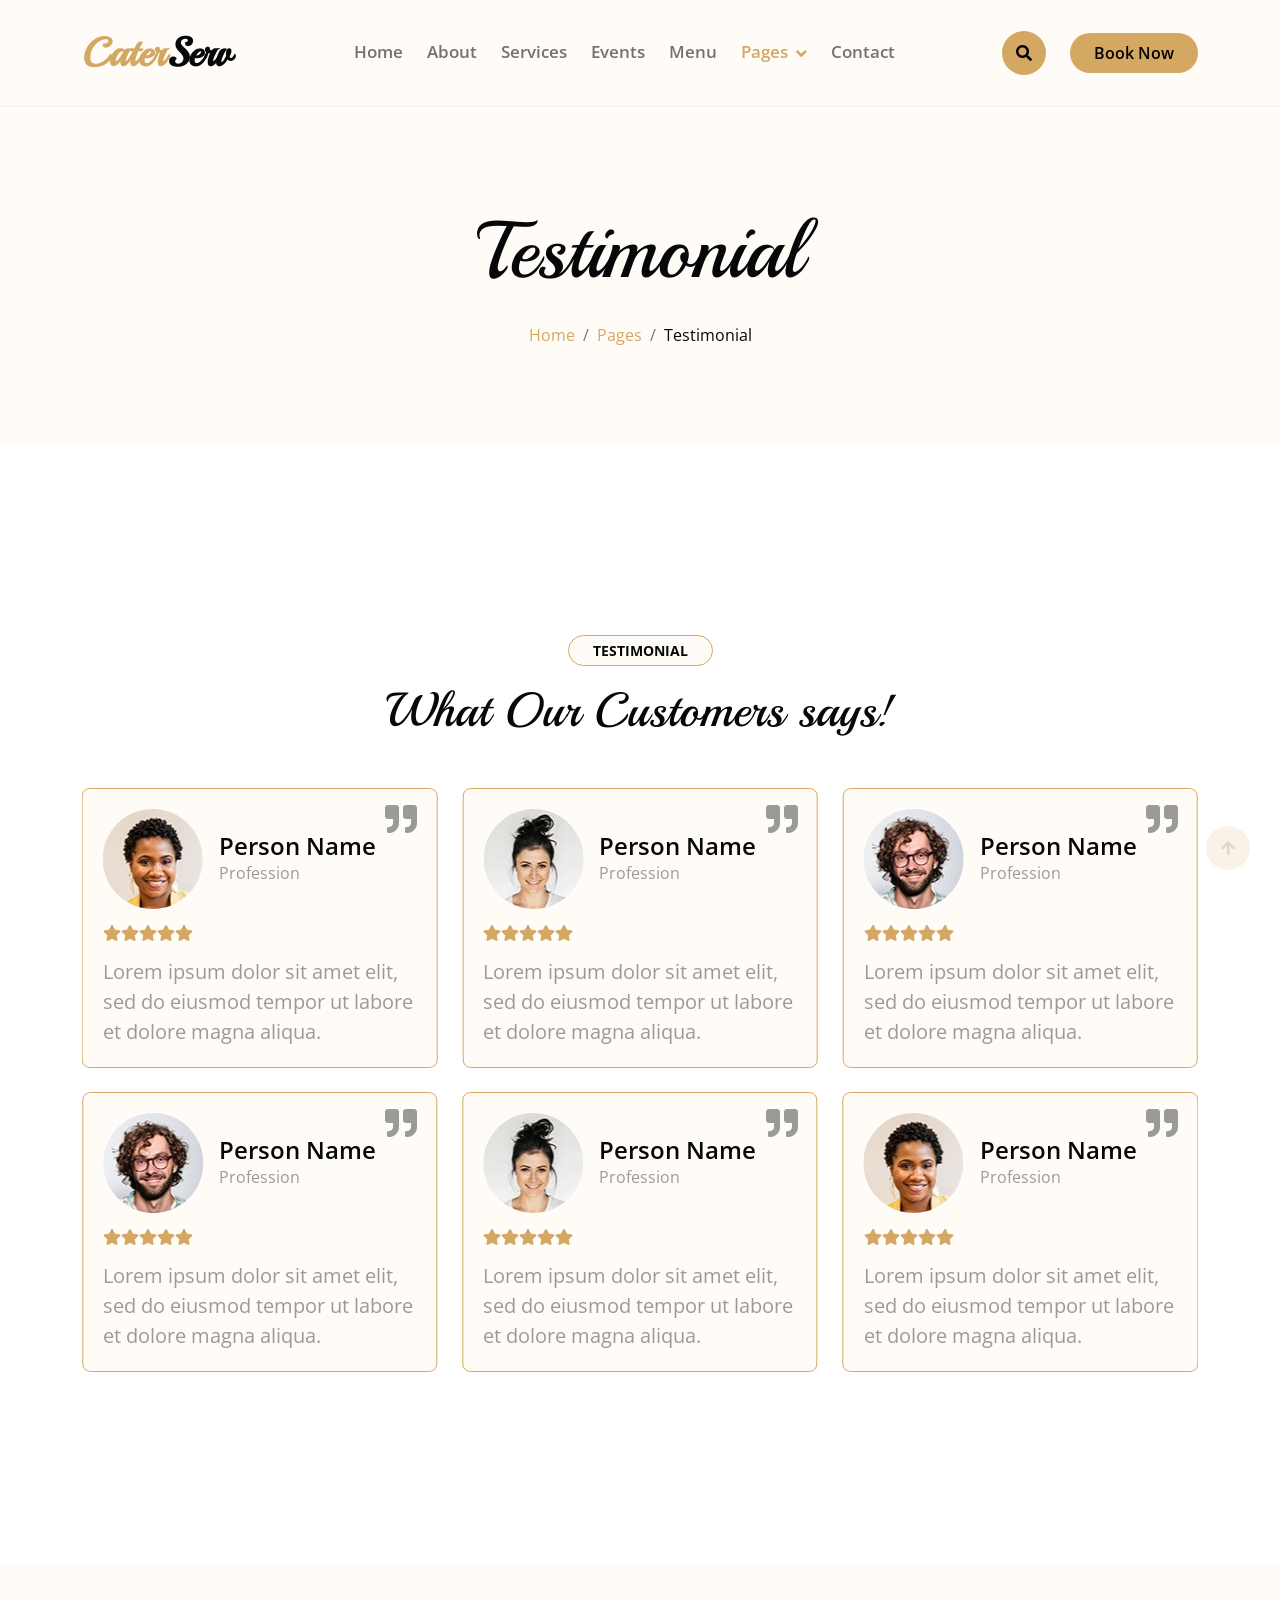
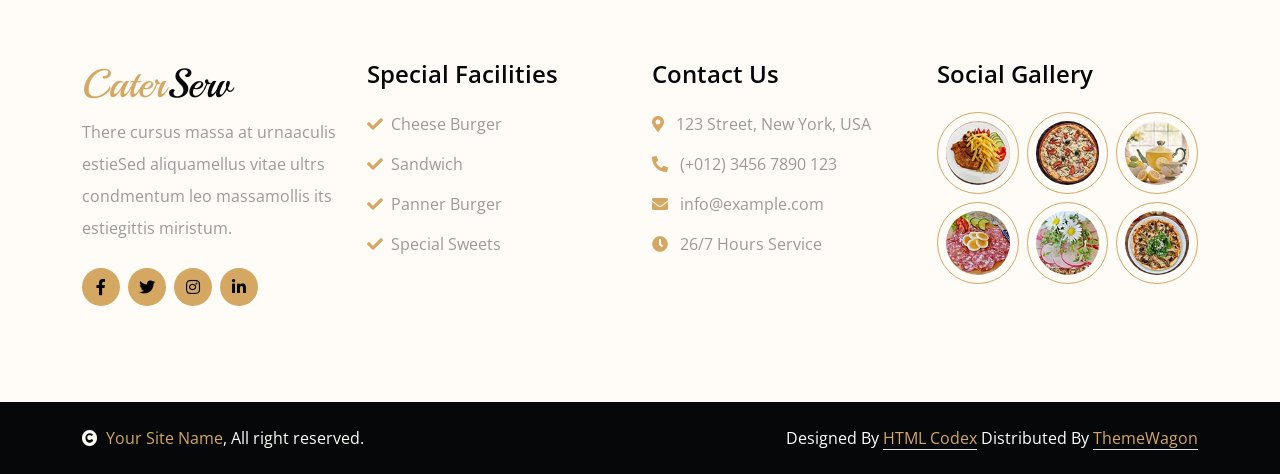
<file: testimonial.html>
<!DOCTYPE html>
<html lang="en">

    <head>
        <meta charset="utf-8">
        <title>CaterServ - Catering Services Website Template</title>
        <meta content="width=device-width, initial-scale=1.0" name="viewport">
        <meta content="" name="keywords">
        <meta content="" name="description">

        <!-- Google Web Fonts -->
        <link rel="preconnect" href="https://fonts.googleapis.com">
        <link rel="preconnect" href="https://fonts.gstatic.com" crossorigin>
        <link href="https://fonts.googleapis.com/css2?family=Open+Sans:wght@400;600&family=Playball&display=swap" rel="stylesheet">

        <!-- Icon Font Stylesheet -->
        <link rel="stylesheet" href="https://use.fontawesome.com/releases/v5.15.4/css/all.css"/>
        <link href="https://cdn.jsdelivr.net/npm/bootstrap-icons@1.4.1/font/bootstrap-icons.css" rel="stylesheet">

        <!-- Libraries Stylesheet -->
        <link href="lib/animate/animate.min.css" rel="stylesheet">
        <link href="lib/lightbox/css/lightbox.min.css" rel="stylesheet">
        <link href="lib/owlcarousel/owl.carousel.min.css" rel="stylesheet">

        <!-- Customized Bootstrap Stylesheet -->
        <link href="css/bootstrap.min.css" rel="stylesheet">

        <!-- Template Stylesheet -->
        <link href="css/style.css" rel="stylesheet">
    </head>

    <body>

        <!-- Spinner Start -->
        <div id="spinner" class="show w-100 vh-100 bg-white position-fixed translate-middle top-50 start-50  d-flex align-items-center justify-content-center">
            <div class="spinner-grow text-primary" role="status"></div>
        </div>
        <!-- Spinner End -->


        <!-- Navbar start -->
        <div class="container-fluid nav-bar">
            <div class="container">
                <nav class="navbar navbar-light navbar-expand-lg py-4">
                    <a href="index.html" class="navbar-brand">
                        <h1 class="text-primary fw-bold mb-0">Cater<span class="text-dark">Serv</span> </h1>
                    </a>
                    <button class="navbar-toggler py-2 px-3" type="button" data-bs-toggle="collapse" data-bs-target="#navbarCollapse">
                        <span class="fa fa-bars text-primary"></span>
                    </button>
                    <div class="collapse navbar-collapse" id="navbarCollapse">
                        <div class="navbar-nav mx-auto">
                            <a href="index.html" class="nav-item nav-link">Home</a>
                            <a href="about.html" class="nav-item nav-link">About</a>
                            <a href="service.html" class="nav-item nav-link">Services</a>
                            <a href="event.html" class="nav-item nav-link">Events</a>
                            <a href="menu.html" class="nav-item nav-link">Menu</a>
                            <div class="nav-item dropdown">
                                <a href="#" class="nav-link dropdown-toggle active" data-bs-toggle="dropdown">Pages</a>
                                <div class="dropdown-menu bg-light">
                                    <a href="book.html" class="dropdown-item">Booking</a>
                                    <a href="blog.html" class="dropdown-item">Our Blog</a>
                                    <a href="team.html" class="dropdown-item">Our Team</a>
                                    <a href="testimonial.html" class="dropdown-item active">Testimonial</a>
                                    <a href="404.html" class="dropdown-item">404 Page</a>
                                </div>
                            </div>
                            <a href="contact.html" class="nav-item nav-link">Contact</a>
                        </div>
                        <button class="btn-search btn btn-primary btn-md-square me-4 rounded-circle d-none d-lg-inline-flex" data-bs-toggle="modal" data-bs-target="#searchModal"><i class="fas fa-search"></i></button>
                        <a href="" class="btn btn-primary py-2 px-4 d-none d-xl-inline-block rounded-pill">Book Now</a>
                    </div>
                </nav>
            </div>
        </div>
        <!-- Navbar End -->


        <!-- Modal Search Start -->
        <div class="modal fade" id="searchModal" tabindex="-1" aria-labelledby="exampleModalLabel" aria-hidden="true">
            <div class="modal-dialog modal-fullscreen">
                <div class="modal-content rounded-0">
                    <div class="modal-header">
                        <h5 class="modal-title" id="exampleModalLabel">Search by keyword</h5>
                        <button type="button" class="btn-close" data-bs-dismiss="modal" aria-label="Close"></button>
                    </div>
                    <div class="modal-body d-flex align-items-center">
                        <div class="input-group w-75 mx-auto d-flex">
                            <input type="search" class="form-control bg-transparent p-3" placeholder="keywords" aria-describedby="search-icon-1">
                            <span id="search-icon-1" class="input-group-text p-3"><i class="fa fa-search"></i></span>
                        </div>
                    </div>
                </div>
            </div>
        </div>
        <!-- Modal Search End -->


        <!-- Hero Start -->
        <div class="container-fluid bg-light py-6 my-6 mt-0">
            <div class="container text-center animated bounceInDown">
                <h1 class="display-1 mb-4">Testimonial</h1>
                <ol class="breadcrumb justify-content-center mb-0 animated bounceInDown">
                    <li class="breadcrumb-item"><a href="#">Home</a></li>
                    <li class="breadcrumb-item"><a href="#">Pages</a></li>
                    <li class="breadcrumb-item text-dark" aria-current="page">Testimonial</li>
                </ol>
            </div>
        </div>
        <!-- Hero End -->


        <!-- Testimonial Start -->
        <div class="container-fluid py-6">
            <div class="container">
                <div class="text-center wow bounceInUp" data-wow-delay="0.1s">
                    <small class="d-inline-block fw-bold text-dark text-uppercase bg-light border border-primary rounded-pill px-4 py-1 mb-3">Testimonial</small>
                    <h1 class="display-5 mb-5">What Our Customers says!</h1>
                </div>
                <div class="owl-carousel owl-theme testimonial-carousel testimonial-carousel-1 mb-4 wow bounceInUp" data-wow-delay="0.1s">
                    <div class="testimonial-item rounded bg-light">
                        <div class="d-flex mb-3">
                            <img src="img/testimonial-1.jpg" class="img-fluid rounded-circle flex-shrink-0" alt="">
                            <div class="position-absolute" style="top: 15px; right: 20px;">
                                <i class="fa fa-quote-right fa-2x"></i>
                            </div>
                            <div class="ps-3 my-auto">
                                <h4 class="mb-0">Person Name</h4>
                                <p class="m-0">Profession</p>
                            </div>
                        </div>
                        <div class="testimonial-content">
                            <div class="d-flex">
                                <i class="fas fa-star text-primary"></i>
                                <i class="fas fa-star text-primary"></i>
                                <i class="fas fa-star text-primary"></i>
                                <i class="fas fa-star text-primary"></i>
                                <i class="fas fa-star text-primary"></i>
                            </div>
                            <p class="fs-5 m-0 pt-3">Lorem ipsum dolor sit amet elit, sed do eiusmod tempor ut labore et dolore magna aliqua.</p>
                        </div>
                    </div>
                    <div class="testimonial-item rounded bg-light">
                        <div class="d-flex mb-3">
                            <img src="img/testimonial-2.jpg" class="img-fluid rounded-circle flex-shrink-0" alt="">
                            <div class="position-absolute" style="top: 15px; right: 20px;">
                                <i class="fa fa-quote-right fa-2x"></i>
                            </div>
                            <div class="ps-3 my-auto">
                                <h4 class="mb-0">Person Name</h4>
                                <p class="m-0">Profession</p>
                            </div>
                        </div>
                        <div class="testimonial-content">
                            <div class="d-flex">
                                <i class="fas fa-star text-primary"></i>
                                <i class="fas fa-star text-primary"></i>
                                <i class="fas fa-star text-primary"></i>
                                <i class="fas fa-star text-primary"></i>
                                <i class="fas fa-star text-primary"></i>
                            </div>
                            <p class="fs-5 m-0 pt-3">Lorem ipsum dolor sit amet elit, sed do eiusmod tempor ut labore et dolore magna aliqua.</p>
                        </div>
                    </div>
                    <div class="testimonial-item rounded bg-light">
                        <div class="d-flex mb-3">
                            <img src="img/testimonial-3.jpg" class="img-fluid rounded-circle flex-shrink-0" alt="">
                            <div class="position-absolute" style="top: 15px; right: 20px;">
                                <i class="fa fa-quote-right fa-2x"></i>
                            </div>
                            <div class="ps-3 my-auto">
                                <h4 class="mb-0">Person Name</h4>
                                <p class="m-0">Profession</p>
                            </div>
                        </div>
                        <div class="testimonial-content">
                            <div class="d-flex">
                                <i class="fas fa-star text-primary"></i>
                                <i class="fas fa-star text-primary"></i>
                                <i class="fas fa-star text-primary"></i>
                                <i class="fas fa-star text-primary"></i>
                                <i class="fas fa-star text-primary"></i>
                            </div>
                            <p class="fs-5 m-0 pt-3">Lorem ipsum dolor sit amet elit, sed do eiusmod tempor ut labore et dolore magna aliqua.</p>
                        </div>
                    </div>
                    <div class="testimonial-item rounded bg-light">
                        <div class="d-flex mb-3">
                            <img src="img/testimonial-4.jpg" class="img-fluid rounded-circle flex-shrink-0" alt="">
                            <div class="position-absolute" style="top: 15px; right: 20px;">
                                <i class="fa fa-quote-right fa-2x"></i>
                            </div>
                            <div class="ps-3 my-auto">
                                <h4 class="mb-0">Person Name</h4>
                                <p class="m-0">Profession</p>
                            </div>
                        </div>
                        <div class="testimonial-content">
                            <div class="d-flex">
                                <i class="fas fa-star text-primary"></i>
                                <i class="fas fa-star text-primary"></i>
                                <i class="fas fa-star text-primary"></i>
                                <i class="fas fa-star text-primary"></i>
                                <i class="fas fa-star text-primary"></i>
                            </div>
                            <p class="fs-5 m-0 pt-3">Lorem ipsum dolor sit amet elit, sed do eiusmod tempor ut labore et dolore magna aliqua.</p>
                        </div>
                    </div>
                </div>
                <div class="owl-carousel testimonial-carousel testimonial-carousel-2 wow bounceInUp" data-wow-delay="0.3s">
                    <div class="testimonial-item rounded bg-light">
                        <div class="d-flex mb-3">
                            <img src="img/testimonial-1.jpg" class="img-fluid rounded-circle flex-shrink-0" alt="">
                            <div class="position-absolute" style="top: 15px; right: 20px;">
                                <i class="fa fa-quote-right fa-2x"></i>
                            </div>
                            <div class="ps-3 my-auto">
                                <h4 class="mb-0">Person Name</h4>
                                <p class="m-0">Profession</p>
                            </div>
                        </div>
                        <div class="testimonial-content">
                            <div class="d-flex">
                                <i class="fas fa-star text-primary"></i>
                                <i class="fas fa-star text-primary"></i>
                                <i class="fas fa-star text-primary"></i>
                                <i class="fas fa-star text-primary"></i>
                                <i class="fas fa-star text-primary"></i>
                            </div>
                            <p class="fs-5 m-0 pt-3">Lorem ipsum dolor sit amet elit, sed do eiusmod tempor ut labore et dolore magna aliqua.</p>
                        </div>
                    </div>
                    <div class="testimonial-item rounded bg-light">
                        <div class="d-flex mb-3">
                            <img src="img/testimonial-2.jpg" class="img-fluid rounded-circle flex-shrink-0" alt="">
                            <div class="position-absolute" style="top: 15px; right: 20px;">
                                <i class="fa fa-quote-right fa-2x"></i>
                            </div>
                            <div class="ps-3 my-auto">
                                <h4 class="mb-0">Person Name</h4>
                                <p class="m-0">Profession</p>
                            </div>
                        </div>
                        <div class="testimonial-content">
                            <div class="d-flex">
                                <i class="fas fa-star text-primary"></i>
                                <i class="fas fa-star text-primary"></i>
                                <i class="fas fa-star text-primary"></i>
                                <i class="fas fa-star text-primary"></i>
                                <i class="fas fa-star text-primary"></i>
                            </div>
                            <p class="fs-5 m-0 pt-3">Lorem ipsum dolor sit amet elit, sed do eiusmod tempor ut labore et dolore magna aliqua.</p>
                        </div>
                    </div>
                    <div class="testimonial-item rounded bg-light">
                        <div class="d-flex mb-3">
                            <img src="img/testimonial-3.jpg" class="img-fluid rounded-circle flex-shrink-0" alt="">
                            <div class="position-absolute" style="top: 15px; right: 20px;">
                                <i class="fa fa-quote-right fa-2x"></i>
                            </div>
                            <div class="ps-3 my-auto">
                                <h4 class="mb-0">Person Name</h4>
                                <p class="m-0">Profession</p>
                            </div>
                        </div>
                        <div class="testimonial-content">
                            <div class="d-flex">
                                <i class="fas fa-star text-primary"></i>
                                <i class="fas fa-star text-primary"></i>
                                <i class="fas fa-star text-primary"></i>
                                <i class="fas fa-star text-primary"></i>
                                <i class="fas fa-star text-primary"></i>
                            </div>
                            <p class="fs-5 m-0 pt-3">Lorem ipsum dolor sit amet elit, sed do eiusmod tempor ut labore et dolore magna aliqua.</p>
                        </div>
                    </div>
                    <div class="testimonial-item rounded bg-light">
                        <div class="d-flex mb-3">
                            <img src="img/testimonial-4.jpg" class="img-fluid rounded-circle flex-shrink-0" alt="">
                            <div class="position-absolute" style="top: 15px; right: 20px;">
                                <i class="fa fa-quote-right fa-2x"></i>
                            </div>
                            <div class="ps-3 my-auto">
                                <h4 class="mb-0">Person Name</h4>
                                <p class="m-0">Profession</p>
                            </div>
                        </div>
                        <div class="testimonial-content">
                            <div class="d-flex">
                                <i class="fas fa-star text-primary"></i>
                                <i class="fas fa-star text-primary"></i>
                                <i class="fas fa-star text-primary"></i>
                                <i class="fas fa-star text-primary"></i>
                                <i class="fas fa-star text-primary"></i>
                            </div>
                            <p class="fs-5 m-0 pt-3">Lorem ipsum dolor sit amet elit, sed do eiusmod tempor ut labore et dolore magna aliqua.</p>
                        </div>
                    </div>
                </div>
            </div>
        </div>
        <!-- Testimonial End -->


        <!-- Footer Start -->
        <div class="container-fluid footer py-6 my-6 mb-0 bg-light wow bounceInUp" data-wow-delay="0.1s">
            <div class="container">
                <div class="row">
                    <div class="col-lg-3 col-md-6">
                        <div class="footer-item">
                            <h1 class="text-primary">Cater<span class="text-dark">Serv</span></h1>
                            <p class="lh-lg mb-4">There cursus massa at urnaaculis estieSed aliquamellus vitae ultrs condmentum leo massamollis its estiegittis miristum.</p>
                            <div class="footer-icon d-flex">
                                <a class="btn btn-primary btn-sm-square me-2 rounded-circle" href=""><i class="fab fa-facebook-f"></i></a>
                                <a class="btn btn-primary btn-sm-square me-2 rounded-circle" href=""><i class="fab fa-twitter"></i></a>
                                <a href="#" class="btn btn-primary btn-sm-square me-2 rounded-circle"><i class="fab fa-instagram"></i></a>
                                <a href="#" class="btn btn-primary btn-sm-square rounded-circle"><i class="fab fa-linkedin-in"></i></a>
                            </div>
                        </div>
                    </div>
                    <div class="col-lg-3 col-md-6">
                        <div class="footer-item">
                            <h4 class="mb-4">Special Facilities</h4>
                            <div class="d-flex flex-column align-items-start">
                                <a class="text-body mb-3" href=""><i class="fa fa-check text-primary me-2"></i>Cheese Burger</a>
                                <a class="text-body mb-3" href=""><i class="fa fa-check text-primary me-2"></i>Sandwich</a>
                                <a class="text-body mb-3" href=""><i class="fa fa-check text-primary me-2"></i>Panner Burger</a>
                                <a class="text-body mb-3" href=""><i class="fa fa-check text-primary me-2"></i>Special Sweets</a>
                            </div>
                        </div>
                    </div>
                    <div class="col-lg-3 col-md-6">
                        <div class="footer-item">
                            <h4 class="mb-4">Contact Us</h4>
                            <div class="d-flex flex-column align-items-start">
                                <p><i class="fa fa-map-marker-alt text-primary me-2"></i> 123 Street, New York, USA</p>
                                <p><i class="fa fa-phone-alt text-primary me-2"></i> (+012) 3456 7890 123</p>
                                <p><i class="fas fa-envelope text-primary me-2"></i> info@example.com</p>
                                <p><i class="fa fa-clock text-primary me-2"></i> 26/7 Hours Service</p>
                            </div>
                        </div>
                    </div>
                    <div class="col-lg-3 col-md-6">
                        <div class="footer-item">
                            <h4 class="mb-4">Social Gallery</h4>
                            <div class="row g-2">
                                <div class="col-4">
                                     <img src="img/menu-01.jpg" class="img-fluid rounded-circle border border-primary p-2" alt="">
                                </div>
                                <div class="col-4">
                                     <img src="img/menu-02.jpg" class="img-fluid rounded-circle border border-primary p-2" alt="">
                                </div>
                                <div class="col-4">
                                     <img src="img/menu-03.jpg" class="img-fluid rounded-circle border border-primary p-2" alt="">
                                </div>
                                <div class="col-4">
                                     <img src="img/menu-04.jpg" class="img-fluid rounded-circle border border-primary p-2" alt="">
                                </div>
                                <div class="col-4">
                                     <img src="img/menu-05.jpg" class="img-fluid rounded-circle border border-primary p-2" alt="">
                                </div>
                                <div class="col-4">
                                     <img src="img/menu-06.jpg" class="img-fluid rounded-circle border border-primary p-2" alt="">
                                </div>
                            </div>
                        </div>
                    </div>
                </div>
            </div>
        </div>
        <!-- Footer End -->


        <!-- Copyright Start -->
        <div class="container-fluid copyright bg-dark py-4">
            <div class="container">
                <div class="row">
                    <div class="col-md-6 text-center text-md-start mb-3 mb-md-0">
                        <span class="text-light"><a href="#"><i class="fas fa-copyright text-light me-2"></i>Your Site Name</a>, All right reserved.</span>
                    </div>
                    <div class="col-md-6 my-auto text-center text-md-end text-white">
                        <!--/*** This template is free as long as you keep the below author’s credit link/attribution link/backlink. ***/-->
                        <!--/*** If you'd like to use the template without the below author’s credit link/attribution link/backlink, ***/-->
                        <!--/*** you can purchase the Credit Removal License from "https://htmlcodex.com/credit-removal". ***/-->
                        Designed By <a class="border-bottom" href="https://htmlcodex.com">HTML Codex</a> Distributed By <a class="border-bottom" href="https://themewagon.com">ThemeWagon</a>
                    </div>
                </div>
            </div>
        </div>
        <!-- Copyright End -->


        <!-- Back to Top -->
        <a href="#" class="btn btn-md-square btn-primary rounded-circle back-to-top"><i class="fa fa-arrow-up"></i></a>   

        
    <!-- JavaScript Libraries -->
    <script src="https://ajax.googleapis.com/ajax/libs/jquery/1.12.4/jquery.min.js"></script>
    <script src="https://cdn.jsdelivr.net/npm/bootstrap@5.0.0/dist/js/bootstrap.bundle.min.js"></script>
    <script src="lib/wow/wow.min.js"></script>
    <script src="lib/easing/easing.min.js"></script>
    <script src="lib/waypoints/waypoints.min.js"></script>
    <script src="lib/counterup/counterup.min.js"></script>
    <script src="lib/lightbox/js/lightbox.min.js"></script>
    <script src="lib/owlcarousel/owl.carousel.min.js"></script>

    <!-- Template Javascript -->
    <script src="js/main.js"></script>
    </body>

</html>
</file>
<file: css/style.css>
/*** Spinner Start ***/
#spinner {
    opacity: 0;
    visibility: hidden;
    transition: opacity .8s ease-out, visibility 0s linear .5s;
    z-index: 99999;
 }

 #spinner.show {
     transition: opacity .8s ease-out, visibility 0s linear .0s;
     visibility: visible;
     opacity: 1;
 }
/*** Spinner End ***/


.back-to-top {
    position: fixed;
    right: 30px;
    bottom: 30px;
    z-index: 99;
}

h1, h2, h3, .h1, .h2, .h3 {
    font-weight: 400 !important;
    font-family: 'Playball', cursive !important;
}

h4, h5, h6, .h4, .h5, .h6 {
    font-weight: 600 !important;
    font-family: 'Open Sans', sans-serif !important;
}

.my-6 {
    margin-top: 6rem;
    margin-bottom: 6rem;
}

.py-6 {
    padding-top: 6rem;
    padding-bottom: 6rem;
}

.wow,
.animated {
    animation-duration: 2s !important;
}


/*** Button Start ***/
.btn.btn-primary {
    border: 0;
}

.btn.btn-primary:hover {
    background: var(--bs-dark) !important;
    color: var(--bs-primary) !important;
}

.btn {
    font-weight: 600;
    transition: .5s;
}

.btn-square {
    width: 32px;
    height: 32px;
}

.btn-sm-square {
    width: 38px;
    height: 38px;
}

.btn-md-square {
    width: 44px;
    height: 44px;
}

.btn-lg-square {
    width: 56px;
    height: 56px;
}

.btn-square,
.btn-sm-square,
.btn-md-square,
.btn-lg-square {
    padding: 0;
    display: flex;
    align-items: center;
    justify-content: center;
    font-weight: normal;
}
/*** Button End ***/


/*** Navbar Start ***/
.nav-bar {
    background: var(--bs-light);
    border-bottom: 1px solid rgba(0, 0, 0, .05);
}

.navbar .navbar-nav .nav-link {
    padding: 10px 12px;
    font-weight: 600;
    font-size: 17px;
    transition: .5s;
}

.navbar .navbar-nav .nav-link:hover,
.navbar .navbar-nav .nav-link.active {
    color: var(--bs-primary);
}

.navbar .dropdown-toggle::after {
    border: none;
    content: "\f107";
    font-family: "Font Awesome 5 Free";
    font-weight: 700;
    vertical-align: middle;
    margin-left: 8px;
}

@media (min-width: 1200px) {
    .navbar .nav-item .dropdown-menu {
        display: block;
        visibility: hidden;
        top: 100%;
        transform: rotateX(-75deg);
        transform-origin: 0% 0%;
        transition: .5s;
        opacity: 0;
    }
    
    .navbar .nav-item:hover .dropdown-menu {
        transform: rotateX(0deg);
        visibility: visible;
        opacity: 1;
    }
}

.dropdown .dropdown-menu a:hover {
    background: var(--bs-primary);
    color: var(--bs-white);
}

#searchModal .modal-content {
    background-color: rgba(255, 255, 255, .95);
}
/*** Navbar End ***/


/*** Events Start ***/
.event .tab-class .nav-item a.active {
    background: var(--bs-primary) !important;
}

.event .event-img .event-overlay {
    position: absolute;
    width: 100%;
    height: 100%;
    top: 0;
    left: 0;
    background: rgba(212, 167, 98, 0.7);
    border-radius: 8px;
    transition: 0.5s;
    opacity: 0;
    z-index: 1;
}

.event .event-img:hover .event-overlay {
    opacity: 1;
}
/*** Events End ***/


/*** service start ***/
.service .service-item {
    position: relative;
    height: 100%;
    border-radius: 8px;
    box-shadow: 0 0 45px rgba(0, 0, 0, .08);
}

.service-content::after {
    position: absolute;
    content: "";
    width: 100%;
    height: 0;
    top: 0;
    left: 0;
    bottom: auto;
    background: var(--bs-primary);
    border-radius: 8px;
    transition: 1s;
}

.service-item:hover .service-content::after {
    height: 100%;
    opacity: 1;
}

.service-item .service-content-icon {
    position: relative;
    z-index: 2;
}

.service-item .service-content-icon i,
.service-item .service-content-icon p {
    transition: 1s;
}

.service-item:hover .service-content-icon i {
    color: var(--bs-dark) !important;
}

.service-item:hover .service-content-icon p {
    color: var(--bs-white);
}

.service-item:hover .service-content-icon a.btn-primary {
    background: var(--bs-white);
    color: var(--bs-dark);
}

.service-item .service-content-icon a.btn-primary {
    transition: 1s !important;
}
/*** Services End ***/


/*** Menu Start ***/
.menu .nav-item a.active {
    background: var(--bs-primary) !important;
}

.menu .menu-item .border-bottom {
    border-bottom-style: dashed !important;
}
/*** Menu End ***/


/*** Youtube Video start ***/
.video {
    position: relative;
    height: 100%;
    min-height: 400px;
    background: linear-gradient(rgba(254, 218, 154, 0.1), rgba(254, 218, 154, 0.1)), url(../img/fact.jpg);
    background-position: center center;
    background-repeat: no-repeat;
    background-size: cover;
    border-radius: 8px;
}

.video .btn-play {
    position: absolute;
    z-index: 3;
    top: 50%;
    left: 50%;
    transform: translateX(-50%) translateY(-50%);
    box-sizing: content-box;
    display: block;
    width: 32px;
    height: 44px;
    border-radius: 50%;
    border: none;
    outline: none;
    padding: 18px 20px 18px 28px;
}

.video .btn-play:before {
    content: "";
    position: absolute;
    z-index: 0;
    left: 50%;
    top: 50%;
    transform: translateX(-50%) translateY(-50%);
    display: block;
    width: 100px;
    height: 100px;
    background: var(--bs-primary);
    border-radius: 50%;
    animation: pulse-border 1500ms ease-out infinite;
}

.video .btn-play:after {
    content: "";
    position: absolute;
    z-index: 1;
    left: 50%;
    top: 50%;
    transform: translateX(-50%) translateY(-50%);
    display: block;
    width: 100px;
    height: 100px;
    background: var(--bs-white);
    border-radius: 50%;
    transition: all 200ms;
}

.video .btn-play img {
    position: relative;
    z-index: 3;
    max-width: 100%;
    width: auto;
    height: auto;
}

.video .btn-play span {
    display: block;
    position: relative;
    z-index: 3;
    width: 0;
    height: 0;
    border-left: 32px solid var(--bs-dark);
    border-top: 22px solid transparent;
    border-bottom: 22px solid transparent;
}

@keyframes pulse-border {
    0% {
        transform: translateX(-50%) translateY(-50%) translateZ(0) scale(1);
        opacity: 1;
    }

    100% {
        transform: translateX(-50%) translateY(-50%) translateZ(0) scale(1.5);
        opacity: 0;
    }
}

#videoModal {
    z-index: 99999;
}

#videoModal .modal-dialog {
    position: relative;
    max-width: 800px;
    margin: 60px auto 0 auto;
}

#videoModal .modal-body {
    position: relative;
    padding: 0px;
}

#videoModal .close {
    position: absolute;
    width: 30px;
    height: 30px;
    right: 0px;
    top: -30px;
    z-index: 999;
    font-size: 30px;
    font-weight: normal;
    color: #FFFFFF;
    background: #000000;
    opacity: 1;
}
/*** Youtube Video End ***/


/*** Blog Start ***/
.blog-item {
    position: relative;
}

.blog-item img {
    transition: 0.5s;
}

.blog-item:hover img {
    transform: scale(1.3)
}

.blog-item .blog-content {
    position: relative;
    transform: translateY(-50%);
    box-shadow: 0 0 45px rgba(0, 0, 0, .08);
}

.blog-item .blog-content a.btn h5 {
    transition: 0.5s;
}

.blog-item:hover .blog-content a.btn h5 {
    color: var(--bs-primary) !important;
}
/*** Blog End ***/


/*** Team Start ***/
.team-item {
    width: 100%;
    height: 100%;
    position: relative;
}

.team-item .team-icon {
    position: absolute;
    top: 0;
    right: 0;
}

.team-item .team-icon .share-link {
    opacity: 0;
    transition: 0.9s;
}

.team-item:hover .share-link {
    opacity: 1;
}

.team-item .team-content {
    transition: 0.9s;
}

.team-item:hover .team-content {
    background: var(--bs-primary) !important;
    color: var(--bs-dark) !important;
}

.team-item .team-content h4,
.team-item .team-content p {
    transition: 0.5s;
}

.team-item:hover .team-content h4 {
    color: var(--bs-dark) !important;
}

.team-item:hover .team-content p {
    color: var(--bs-white);
}
/*** Team End ***/


/*** testimonial Start ***/
.testimonial-item {
    border: 1px solid var(--bs-primary);
    padding: 20px 20px;
}

.testimonial-carousel .owl-item img {
    width: 100px;
    height: 100px;
}

.testimonial-carousel.owl-rtl .testimonial-item {
    direction: ltr !important;
}
/*** testimonial End ***/


/*** Contact start ***/
.contact-form {
    box-shadow: 0 0 45px rgba(0, 0, 0, .08);
}

/*** Contact End ***/


/*** Footer Start ***/
.footer .footer-item a.text-body:hover {
    color: var(--bs-primary) !important;
}
/*** Footer End ***/
</file>
